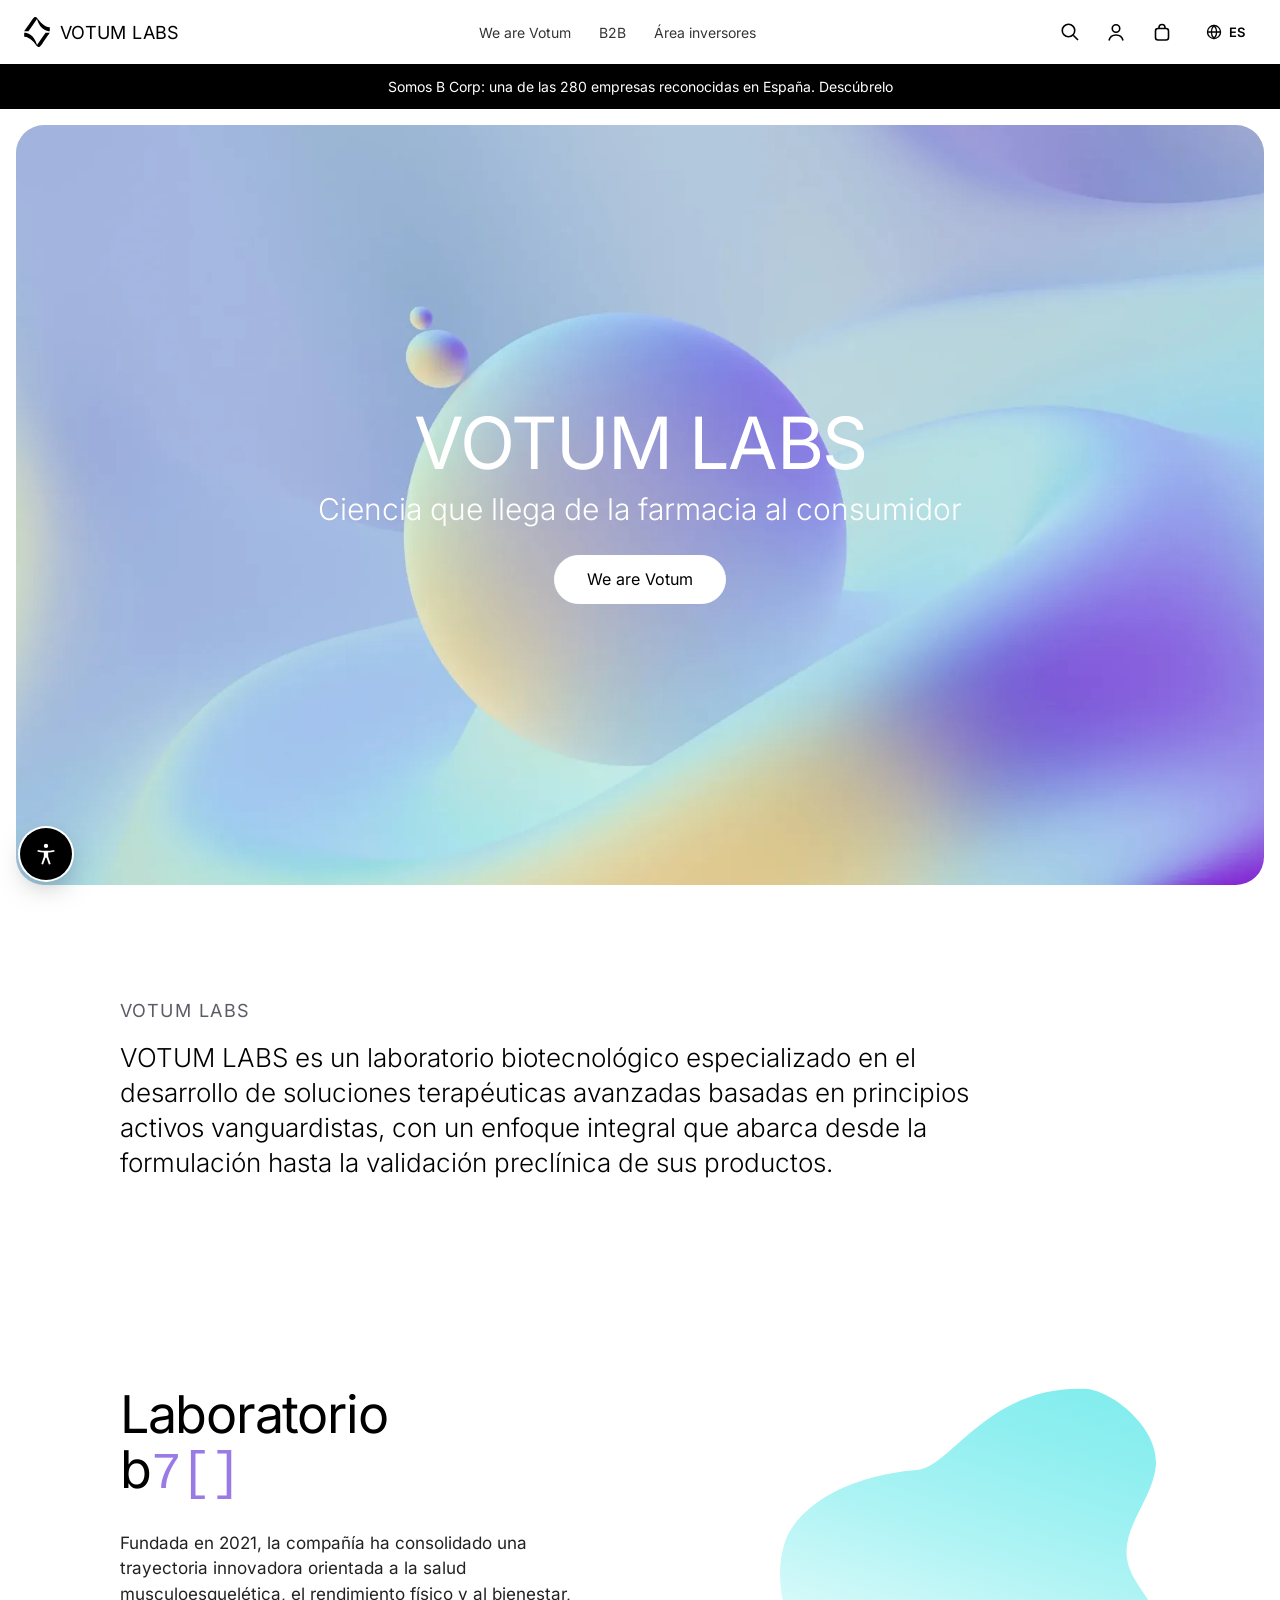
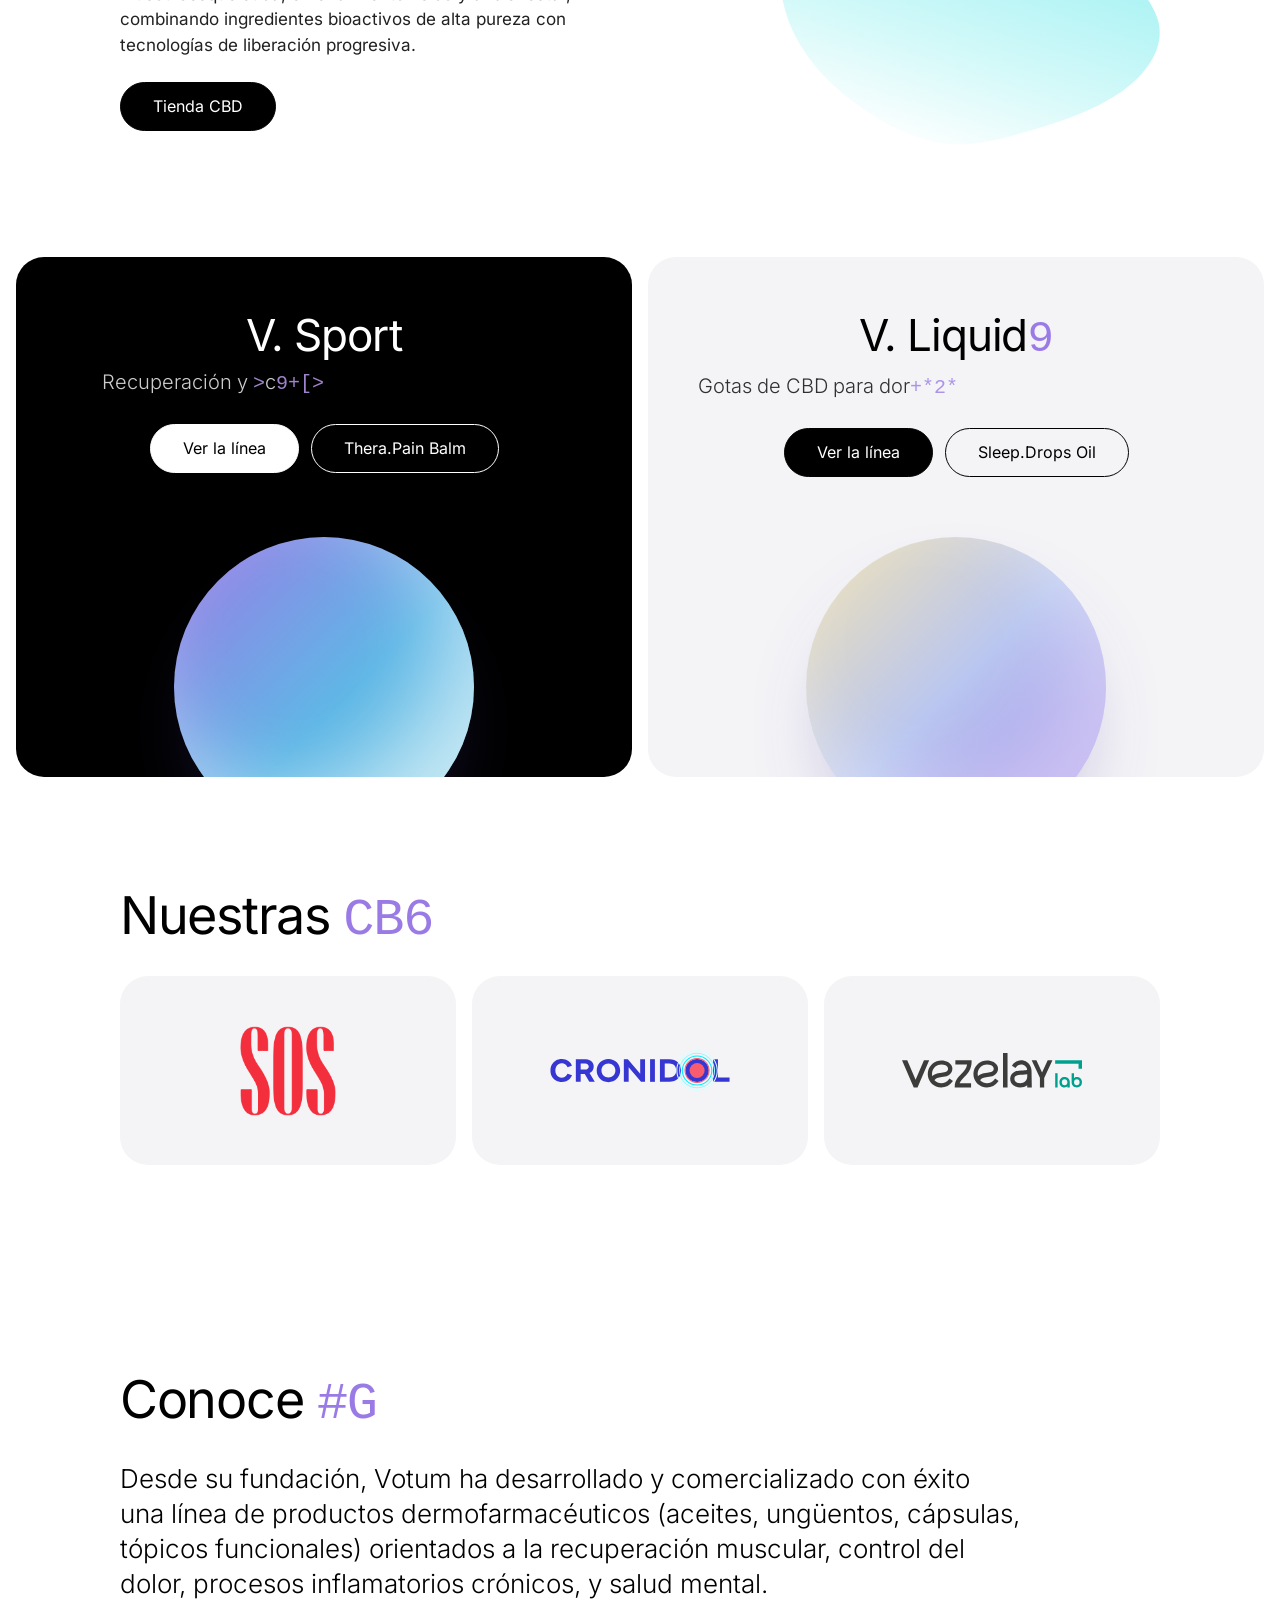
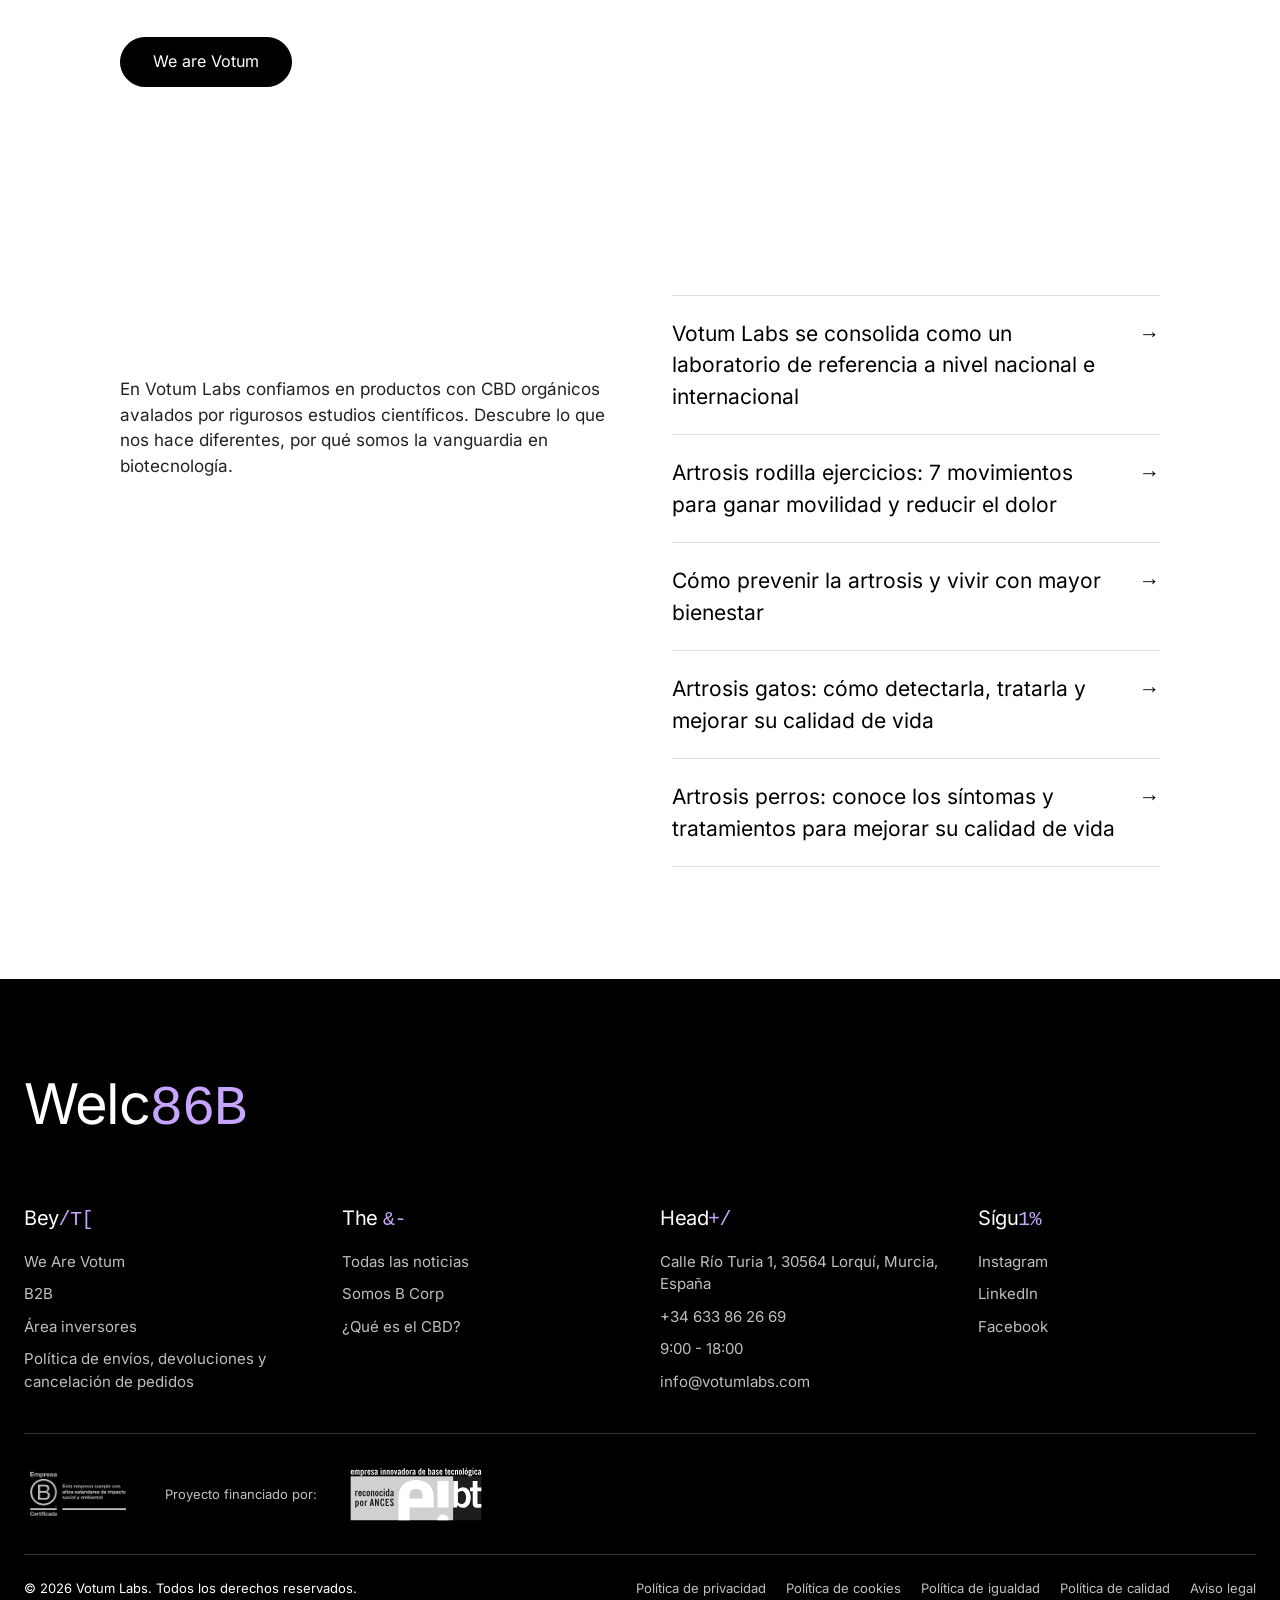
<file: docs/index.html>
<!doctype html>
<html lang="es">
<head>
	<meta charset="UTF-8">
	<meta name="viewport" content="width=device-width, initial-scale=1">
	<title>Votum Labs &#8211; Laboratorio biotecnológico</title>
	<!-- votum:meta -->
	<meta name="description" content="Laboratorio biotecnológico: soluciones dermofarmacéuticas con CBD, de la farmacia al consumidor.">
	<link rel="alternate" hreflang="es" href="https://faycal9ib.github.io/votum-web/">
	<link rel="alternate" hreflang="en" href="https://faycal9ib.github.io/votum-web/en/">
	<link rel="alternate" hreflang="x-default" href="https://faycal9ib.github.io/votum-web/">
	<meta property="og:type" content="website">
	<meta property="og:site_name" content="Votum Labs">
	<meta property="og:locale" content="es_ES">
	<meta property="og:locale:alternate" content="en_GB">
	<meta property="og:title" content="Votum Labs – Laboratorio biotecnológico">
	<meta property="og:description" content="Laboratorio biotecnológico: soluciones dermofarmacéuticas con CBD, de la farmacia al consumidor.">
	<meta property="og:url" content="https://faycal9ib.github.io/votum-web/">
	<meta property="og:image" content="https://faycal9ib.github.io/votum-web/assets/img/og-votumlabs.jpg">
	<meta property="og:image:width" content="1200">
	<meta property="og:image:height" content="630">
	<meta property="og:image:alt" content="Votum Labs, laboratorio biotecnológico: ciencia que llega de la farmacia al consumidor">
	<meta name="twitter:card" content="summary_large_image">
	<!-- /votum:meta -->
<meta name="robots" content="noindex, nofollow">
	<script>try{var p=JSON.parse(localStorage.getItem('votumA11y')||'{}'),c=document.documentElement.classList;if(p.text)c.add('a11y-text-'+p.text);['contrast','links','readable','reduce-motion'].forEach(function(k){if(p[k])c.add('a11y-'+k)})}catch(e){}</script>

<link rel='stylesheet' id='orbita-css' href='style.css?ver=2.3.4' media='all' />
<link rel='stylesheet' id='votum-brand-css' href='brand.css?ver=1.0.0' media='all' />
<link rel="icon" type="image/svg+xml" href="assets/img/votumlabs-fav.svg">
</head>
<body class="home blog wp-theme-orbita">
<a class="skip-link screen-reader-text" href="#ob-main">Saltar al contenido</a>

<header class="ob-globalnav" id="ob-globalnav">
	<nav class="ob-globalnav__inner" aria-label="Global">
		<a class="ob-globalnav__brand" href="./">
			<span class="ob-mark"><svg aria-hidden="true" focusable="false" xmlns="http://www.w3.org/2000/svg" id="Livello_2" data-name="Livello 2" viewBox="0 0 1236.66 1448.73"><g id="Livello_1-2" data-name="Livello 1"><g><path d="M515.34,1.95c-19.4,5.1-36,15.3-57,35.2-18.7,17.7-38.6,42.6-68.2,85.3-8.7,12.6-23.3,33.6-32.4,46.5C299.14,252.35.84,684.45.84,685.95c0,.7,32.9,1,101.9,1h102l206.2-293,206.2-293.1,10.2,30.8c54.5,163.9,128.4,291.8,223.5,387.2,95,95.2,206.6,151.1,328.6,164.5,18,2,55.6,3.8,56.6,2.8.5-.5.7-43.1.6-94.8l-.3-93.9-16-.7c-104.9-4.3-214.3-52.7-322-142.3-68.1-56.6-140.3-134.6-219-236.5-33.9-43.9-42.2-53.8-61.5-73-22.6-22.7-38.2-33.7-57-40.2-14.8-5.1-32.6-6.2-45.5-2.8Z"></path><path d="M.34,763.15c-.3.7-.4,43.4-.3,94.8l.3,93.5,16,.6c126.7,5.1,259.3,74.5,389.3,203.7,44.2,43.9,99.6,107.6,145.6,167.2,40.8,52.9,53.1,67.5,72,85.8,14.7,14.2,26.2,22.7,40.1,29.7,15.9,8,27.4,10.8,43,10.2,10.3-.3,13.4-.8,21.9-3.7,21.6-7.3,43.8-24.4,68.9-53,13.3-15.2,28.2-34.9,49.4-65.5,8.7-12.7,24.9-35.8,35.9-51.5,24.7-35.1,92.6-133.1,194-280,142.2-205.9,159.4-230.9,159.4-232,0-.7-31.7-1-101.9-1h-101.9l-206.2,293-206.2,293.1-11.3-33.8c-34.3-102.9-74-186.6-125-263.8-97.5-147.6-223.2-241.8-366.5-274.9-30.4-7-59.3-10.9-92.5-12.6-25-1.2-23.5-1.2-24,.2Z"></path></g></g></svg></span>			<span>Votum Labs</span>
		</a>

		<ul id="ob-menu" class="ob-menu"><li class="menu-item"><a href="https://votumlabs.com/we-are-votum/" data-vt-decode="hover">We are Votum</a></li>
<li class="menu-item"><a href="b2b.html" data-vt-decode="hover">B2B</a></li>
<li class="menu-item"><a href="inversores.html" data-vt-decode="hover">Área inversores</a></li>
</ul>
		<div class="ob-globalnav__actions">
			<button class="ob-icon-btn" type="button" data-ob-search aria-label="Buscar">
				<svg viewBox="0 0 20 20" fill="none" stroke="currentColor" stroke-width="1.6"><circle cx="8.5" cy="8.5" r="6.25"/><path d="M13.25 13.25L18 18"/></svg>
			</button>
			<a class="ob-icon-btn" href="https://votumlabs.com/account/" aria-label="Mi cuenta">
				<svg viewBox="0 0 20 20" fill="none" stroke="currentColor" stroke-width="1.6"><circle cx="10" cy="6.5" r="3.75"/><path d="M3 18.5c.8-3.6 3.6-5.5 7-5.5s6.2 1.9 7 5.5"/></svg>
			</a>
			<a class="ob-icon-btn" href="https://votumlabs.com/?page_id=18" aria-label="Tienda">
				<svg viewBox="0 0 20 20" fill="none" stroke="currentColor" stroke-width="1.6"><rect x="3.5" y="6.5" width="13" height="11.5" rx="2.5"/><path d="M7 6.5V5.5a3 3 0 016 0v1"/></svg>
			</a>
				<div class="ob-lang">
		<button class="ob-lang__toggle" type="button" aria-expanded="false" aria-controls="ob-lang-list">
			<svg viewBox="0 0 20 20" fill="none" stroke="currentColor" stroke-width="1.5" aria-hidden="true"><circle cx="10" cy="10" r="7.25"/><path d="M2.75 10h14.5M10 2.75c2 2.1 3 4.5 3 7.25s-1 5.15-3 7.25c-2-2.1-3-4.5-3-7.25s1-5.15 3-7.25z"/></svg>
			<span class="screen-reader-text">Idioma: Español</span>
			<span class="ob-lang__code" aria-hidden="true">ES</span>
		</button>
		<ul class="ob-lang__list" id="ob-lang-list" hidden>
			<li><span class="ob-lang__item is-current" aria-current="true" lang="es">Español</span></li>
			<li><a class="ob-lang__item" href="en/" lang="en" hreflang="en">English</a></li>
		</ul>
	</div>
				<button class="ob-icon-btn ob-menu-trigger" type="button" aria-expanded="false" aria-controls="ob-menu" aria-label="Menú">
				<svg viewBox="0 0 20 20" fill="none" stroke="currentColor" stroke-width="1.6"><path d="M3 7h14M3 13h14"/></svg>
			</button>
		</div>
	</nav>
	<form class="screen-reader-text" role="search" method="get" action="https://votumlabs.com/" id="ob-search">
		<label for="ob-search-input">Buscar</label>
		<input id="ob-search-input" type="search" name="s" value="">
	</form>
</header>
<div class="ob-backdrop" aria-hidden="true"></div>

	<div class="ob-ribbon">
		Somos B Corp: una de las 280 empresas reconocidas en España.		<a href="https://votumlabs.com/blog/votum-world-es-empresa-b-corp/">Descúbrelo</a>
	</div>
<main id="ob-main" class="ob-main" data-vt-trail>
		<section class="ob-section-hero theme-light has-image">
		<div class="ob-unit__copy ob-reveal">
			<h2 class="ob-unit__headline" data-vt-decode>VOTUM LABS</h2>
							<p class="ob-unit__subhead" data-vt-decode>Ciencia que llega de la farmacia al consumidor</p>
										<div class="ob-unit__ctas">
											<a class="ob-btn" href="https://votumlabs.com/we-are-votum/" aria-label="We are Votum, VOTUM LABS">We are Votum</a>
									</div>
					</div>
					<div class="ob-unit__bg" aria-hidden="true">
				<img src="assets/img/hero-october-votumlabs.webp" alt="" fetchpriority="high">			</div>
			</section>
	
	<section class="ob-block" aria-label="Votum Labs">
		<div class="ob-block__inner">
			<p class="ob-eyebrow ob-reveal" data-vt-decode>Votum Labs</p>
			<p class="ob-lead ob-reveal">
				VOTUM LABS es un laboratorio biotecnológico especializado en el desarrollo de soluciones terapéuticas avanzadas basadas en principios activos vanguardistas, con un enfoque integral que abarca desde la formulación hasta la validación preclínica de sus productos.			</p>
		</div>
	</section>

	<section class="ob-block" aria-labelledby="ob-about">
		<div class="ob-block__inner ob-split">
			<div class="ob-reveal">
				<h2 id="ob-about" data-vt-decode>Laboratorio biotecnológico</h2>
				<p>Fundada en 2021, la compañía ha consolidado una trayectoria innovadora orientada a la salud musculoesquelética, el rendimiento físico y al bienestar, combinando ingredientes bioactivos de alta pureza con tecnologías de liberación progresiva.</p>
				<a class="ob-btn" href="https://votumlabs.com/?page_id=18">Tienda CBD</a>
			</div>
			<img class="ob-shape-deco ob-reveal" src="assets/img/discover-shape.svg" alt="" loading="lazy">
		</div>
	</section>

			<section class="ob-section-promo" aria-label="Líneas de producto">
				<div class="ob-tile theme-dark">
		<div class="ob-unit__copy ob-reveal">
			<h3 class="ob-unit__headline" data-vt-decode>V. Sport</h3>
							<p class="ob-unit__subhead" data-vt-decode>Recuperación y activación muscular con CBD.</p>
										<div class="ob-unit__ctas">
											<a class="ob-btn" href="https://votumlabs.com/tienda/cbd-sport/" aria-label="Ver la línea, V. Sport">Ver la línea</a>
											<a class="ob-btn ob-btn--secondary" href="https://votumlabs.com/producto/balsamo-recuperador-cbd/" aria-label="Thera.Pain Balm, V. Sport">Thera.Pain Balm</a>
									</div>
					</div>
				<div class="ob-unit__media ob-reveal" aria-hidden="true">
							<div class="ob-shape" style="--ob-shape: linear-gradient(135deg,#9a7be6,#5fb7e6 55%,#a8e0ec)"></div>
					</div>
			</div>
		<div class="ob-tile theme-light">
		<div class="ob-unit__copy ob-reveal">
			<h3 class="ob-unit__headline" data-vt-decode>V. Liquids</h3>
							<p class="ob-unit__subhead" data-vt-decode>Gotas de CBD para dormir, concentrarte y equilibrarte.</p>
										<div class="ob-unit__ctas">
											<a class="ob-btn" href="https://votumlabs.com/tienda/cbd-para-la-ansiedad/" aria-label="Ver la línea, V. Liquids">Ver la línea</a>
											<a class="ob-btn ob-btn--secondary" href="https://votumlabs.com/producto/gotas-cbd-para-dormir/" aria-label="Sleep.Drops Oil, V. Liquids">Sleep.Drops Oil</a>
									</div>
					</div>
				<div class="ob-unit__media ob-reveal" aria-hidden="true">
							<div class="ob-shape" style="--ob-shape: linear-gradient(135deg,#f1e2b4,#b9c6f0 50%,#9a7be6)"></div>
					</div>
			</div>
			</section>
	
	<section class="ob-block" aria-labelledby="ob-brands">
		<div class="ob-block__inner">
			<h2 id="ob-brands" data-vt-decode class="ob-reveal">Nuestras Marcas</h2>
			<div class="ob-brands">
									<a class="ob-brand ob-reveal" href="https://sospets.es/">
						<img src="assets/img/SOS-LOGO-ROJO.png" alt="SOS Pets" loading="lazy">
					</a>
									<a class="ob-brand ob-reveal" href="https://www.cronidol.com/">
						<img src="assets/img/logo-cronidol.svg" alt="Cronidol" loading="lazy">
					</a>
									<a class="ob-brand ob-reveal" href="https://vezelaylab.com/">
						<img src="assets/img/vezelay-logo.svg" alt="Vezelay Lab" loading="lazy">
					</a>
							</div>
		</div>
	</section>

	<section class="ob-block" aria-labelledby="ob-meet">
		<div class="ob-block__inner ob-reveal">
			<h2 id="ob-meet" data-vt-decode>Conoce VOTUM LABS</h2>
			<p class="ob-lead">Desde su fundación, Votum ha desarrollado y comercializado con éxito una línea de productos dermofarmacéuticos (aceites, ungüentos, cápsulas, tópicos funcionales) orientados a la recuperación muscular, control del dolor, procesos inflamatorios crónicos, y salud mental.</p>
			<div class="ob-block__cta">
				<a class="ob-btn" href="https://votumlabs.com/we-are-votum/">We are Votum</a>
			</div>
		</div>
	</section>

	<section class="ob-block" aria-labelledby="ob-post">
		<div class="ob-block__inner ob-split">
			<div class="ob-reveal">
				<h2 id="ob-post" data-vt-decode>The Votum Post</h2>
				<p>En Votum Labs confiamos en productos con CBD orgánicos avalados por rigurosos estudios científicos. Descubre lo que nos hace diferentes, por qué somos la vanguardia en biotecnología.</p>
			</div>
			<ul class="ob-posts ob-reveal">
									<li><a href="https://votumlabs.com/blog/votum-labs-laboratorio-biotecnologico-farmacia/">Votum Labs se consolida como un laboratorio de referencia a nivel nacional e internacional</a></li>
									<li><a href="https://votumlabs.com/blog/artrosis-rodilla-ejercicios/">Artrosis rodilla ejercicios: 7 movimientos para ganar movilidad y reducir el dolor</a></li>
									<li><a href="https://votumlabs.com/blog/prevenir-artrosis-evitar-dolor-articular/">Cómo prevenir la artrosis y vivir con mayor bienestar</a></li>
									<li><a href="https://votumlabs.com/blog/artrosis-gatos/">Artrosis gatos: cómo detectarla, tratarla y mejorar su calidad de vida</a></li>
									<li><a href="https://votumlabs.com/blog/artrosis-perros/">Artrosis perros: conoce los síntomas y tratamientos para mejorar su calidad de vida</a></li>
							</ul>
		</div>
	</section>
</main>
<footer class="ob-footer" data-vt-trail aria-label="Pie de página">
	<div class="ob-footer__inner">
		<p class="ob-footer__title" data-vt-decode>Welcome to your new welfare</p>

		<div class="ob-directory">
							<nav aria-label="Beyond Votum">
					<h3 data-vt-decode>Beyond Votum</h3>
					<ul>
													<li><a href="https://votumlabs.com/we-are-votum/">We Are Votum</a></li>
													<li><a href="b2b.html">B2B</a></li>
													<li><a href="inversores.html">Área inversores</a></li>
													<li><a href="https://votumlabs.com/refund-policy/">Política de envíos, devoluciones y cancelación de pedidos</a></li>
											</ul>
				</nav>
							<nav aria-label="The Votum Post">
					<h3 data-vt-decode>The Votum Post</h3>
					<ul>
													<li><a href="https://votumlabs.com/the-v-w-post/">Todas las noticias</a></li>
													<li><a href="https://votumlabs.com/blog/votum-world-es-empresa-b-corp/">Somos B Corp</a></li>
													<li><a href="https://votumlabs.com/blog/que-es-cbd/">¿Qué es el CBD?</a></li>
											</ul>
				</nav>
			
			<div>
				<h3 data-vt-decode>Headquarters</h3>
				<p>Calle Río Turia 1, 30564 Lorquí, Murcia, España</p>
				<ul>
											<li><a href="https://wa.me/+34633862669">+34 633 86 26 69</a></li>
										<li>9:00 - 18:00</li>
											<li><a href="mailto:info@votumlabs.com">info@votumlabs.com</a></li>
									</ul>
			</div>

			<div>
				<h3 data-vt-decode>Síguenos</h3>
				<ul>
					<li><a href="https://www.instagram.com/votumlabs/">Instagram</a></li>
					<li><a href="https://www.linkedin.com/company/votum-labs/">LinkedIn</a></li>
					<li><a href="https://www.facebook.com/p/Votum-Labs-100083191074836/">Facebook</a></li>
				</ul>
			</div>
		</div>

		<div class="ob-footer__badges">
			<a href="https://votumlabs.com/blog/votum-world-es-empresa-b-corp/">
				<img src="assets/img/LogoESPTagESP_Estandares_Negro-1.png" class="ob-badge-bcorp" alt="Empresa B Corp certificada" loading="lazy">
			</a>
			<span>Proyecto financiado por:</span>
			<img src="assets/img/Eibt-logo-footer-1.svg" alt="EIBT" loading="lazy">
		</div>

		
		<div class="ob-footer__legal">
			<span>
				© 2026 Votum Labs. Todos los derechos reservados.			</span>
			<ul id="menu-votum-legal" class="menu"><li id="menu-item-47" class="menu-item menu-item-type-custom menu-item-object-custom menu-item-47"><a href="https://votumlabs.com/privacy-policy/">Política de privacidad</a></li>
<li id="menu-item-48" class="menu-item menu-item-type-custom menu-item-object-custom menu-item-48"><a href="https://votumlabs.com/cookies-policy/">Política de cookies</a></li>
<li id="menu-item-49" class="menu-item menu-item-type-custom menu-item-object-custom menu-item-49"><a href="https://votumlabs.com/politica-de-igualdad/">Política de igualdad</a></li>
<li id="menu-item-50" class="menu-item menu-item-type-custom menu-item-object-custom menu-item-50"><a href="https://votumlabs.com/politica-de-calidad/">Política de calidad</a></li>
<li id="menu-item-51" class="menu-item menu-item-type-custom menu-item-object-custom menu-item-51"><a href="https://votumlabs.com/aviso-legal/">Aviso legal</a></li>
</ul>		</div>
	</div>
</footer>
	<div class="ob-a11y" data-vt-no-trail>
		<button class="ob-a11y__toggle" type="button" aria-expanded="false" aria-controls="ob-a11y-panel">
			<svg viewBox="0 0 24 24" fill="currentColor" aria-hidden="true"><circle cx="12" cy="4.5" r="2"/><path d="M4.5 8.2c2.4.6 4.9.9 7.5.9s5.1-.3 7.5-.9l.5 1.6c-1.9.5-3.9.8-6 .9v3.6l2.3 6.9-1.6.6-2.2-6.3h-1l-2.2 6.3-1.6-.6L10 14.3v-3.6c-2.1-.1-4.1-.4-6-.9z"/></svg>
			<span class="screen-reader-text">Opciones de accesibilidad</span>
		</button>
		<div class="ob-a11y__panel" id="ob-a11y-panel" role="group" aria-labelledby="ob-a11y-title" hidden>
			<p class="ob-a11y__title" id="ob-a11y-title">Accesibilidad</p>
			<div class="ob-a11y__row" role="group" aria-label="Tamaño del texto">
				<span>Tamaño del texto</span>
				<div class="ob-a11y__sizes">
					<button type="button" data-a11y-text="0" aria-pressed="true" aria-label="Texto normal">A</button>
					<button type="button" data-a11y-text="1" aria-pressed="false" aria-label="Texto grande">A+</button>
					<button type="button" data-a11y-text="2" aria-pressed="false" aria-label="Texto muy grande">A++</button>
				</div>
			</div>
							<button type="button" class="ob-a11y__switch" data-a11y="contrast" aria-pressed="false">
					<span>Alto contraste</span><span class="ob-a11y__knob" aria-hidden="true"></span>
				</button>
							<button type="button" class="ob-a11y__switch" data-a11y="links" aria-pressed="false">
					<span>Subrayar enlaces</span><span class="ob-a11y__knob" aria-hidden="true"></span>
				</button>
							<button type="button" class="ob-a11y__switch" data-a11y="readable" aria-pressed="false">
					<span>Fuente legible</span><span class="ob-a11y__knob" aria-hidden="true"></span>
				</button>
							<button type="button" class="ob-a11y__switch" data-a11y="reduce-motion" aria-pressed="false">
					<span>Detener animaciones</span><span class="ob-a11y__knob" aria-hidden="true"></span>
				</button>
						<button type="button" class="ob-a11y__reset" data-a11y-reset>Restablecer</button>
		</div>
	</div>
<script data-wp-strategy="defer" defer id="orbita-js" src="assets/js/main.js?ver=2.3.4"></script>
<script data-wp-strategy="defer" defer id="orbita-effects-js" src="assets/js/effects.js?ver=2.3.4"></script>
<script data-wp-strategy="defer" defer id="orbita-a11y-js" src="assets/js/a11y.js?ver=2.3.4"></script>
</body>
</html>
</file>
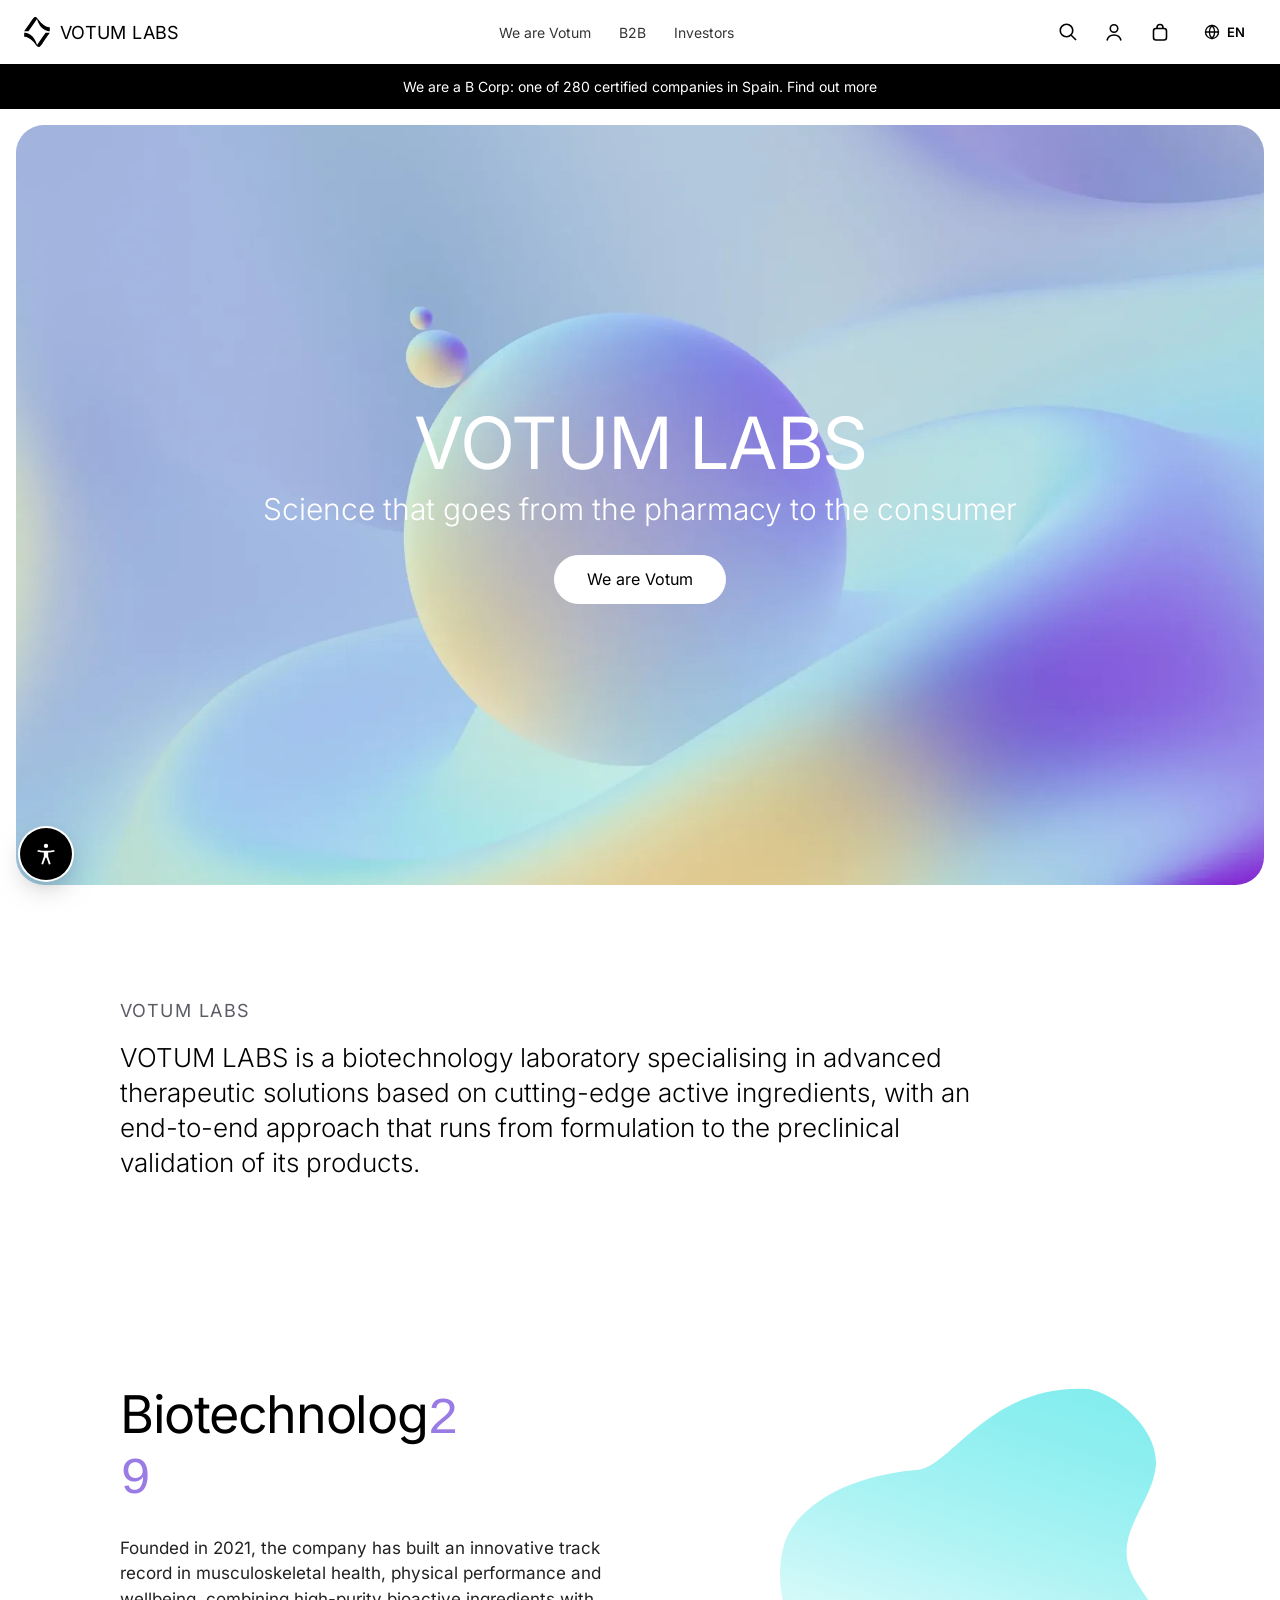
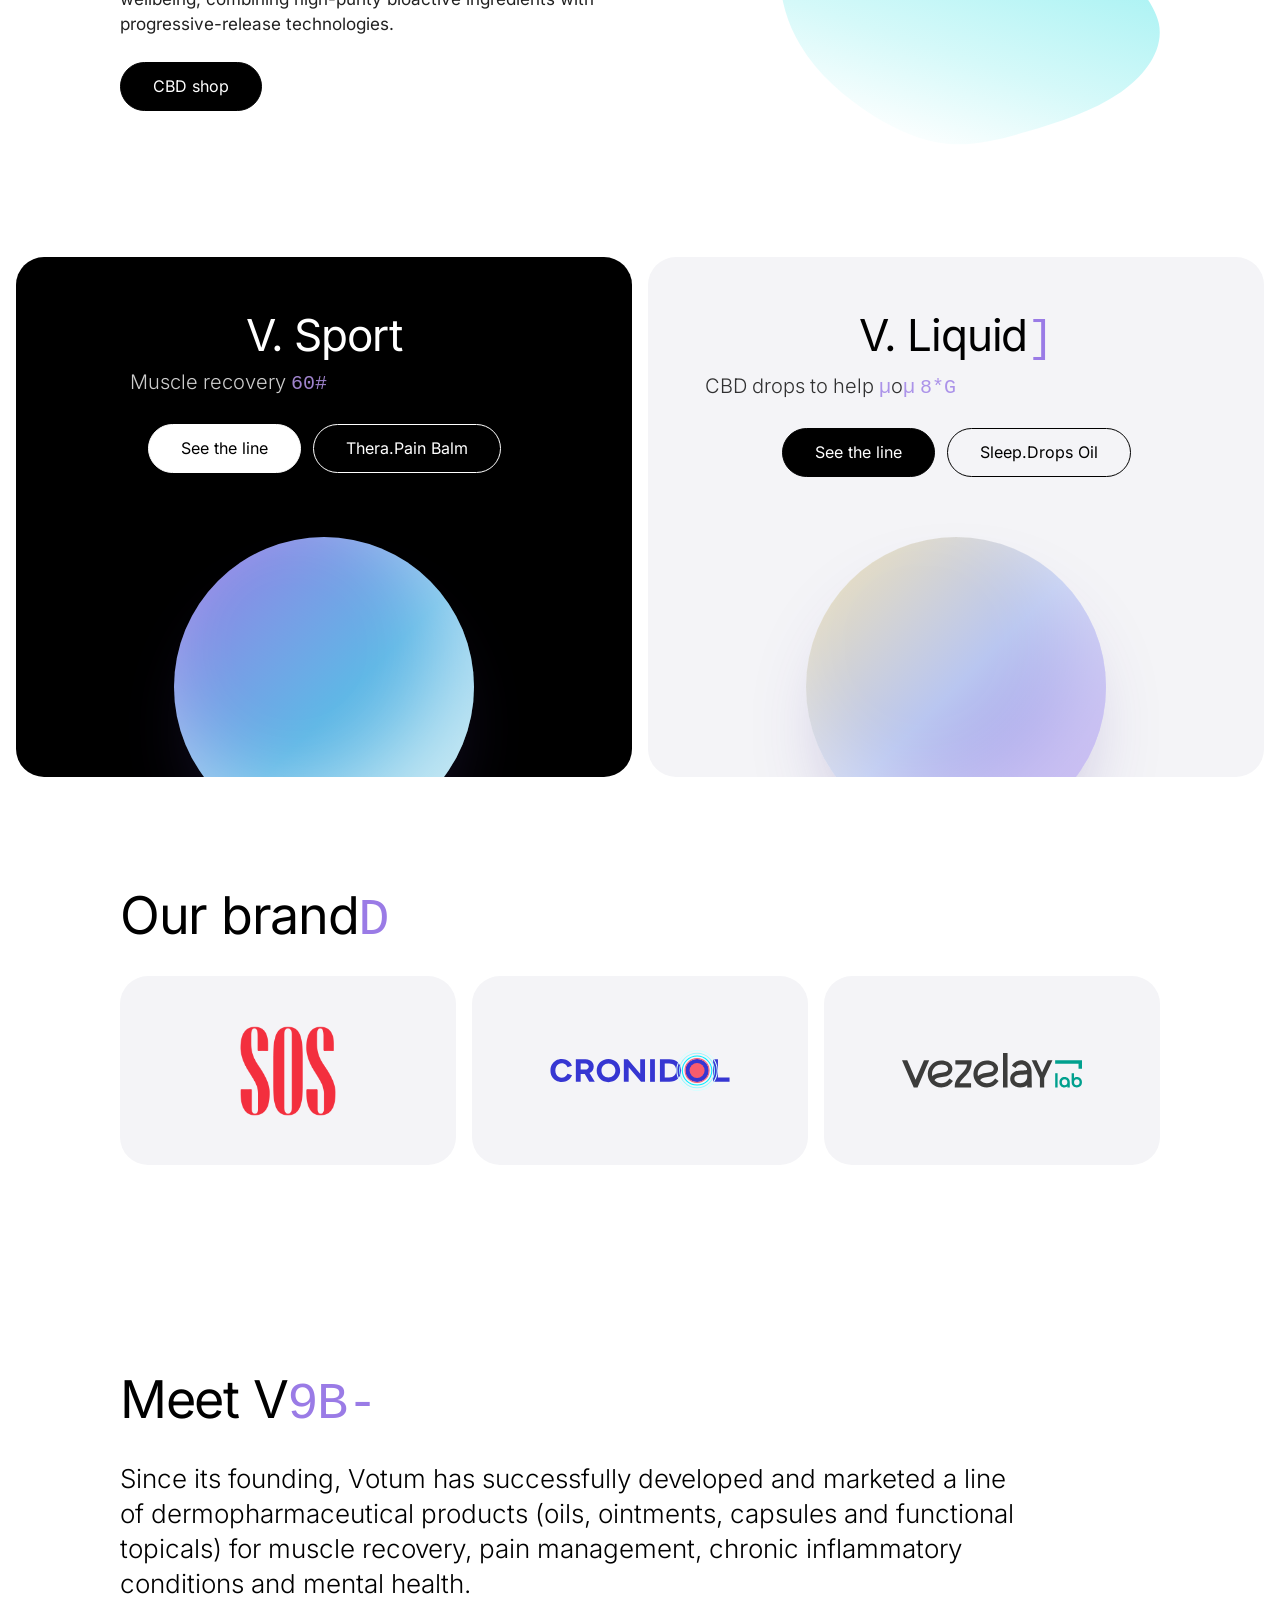
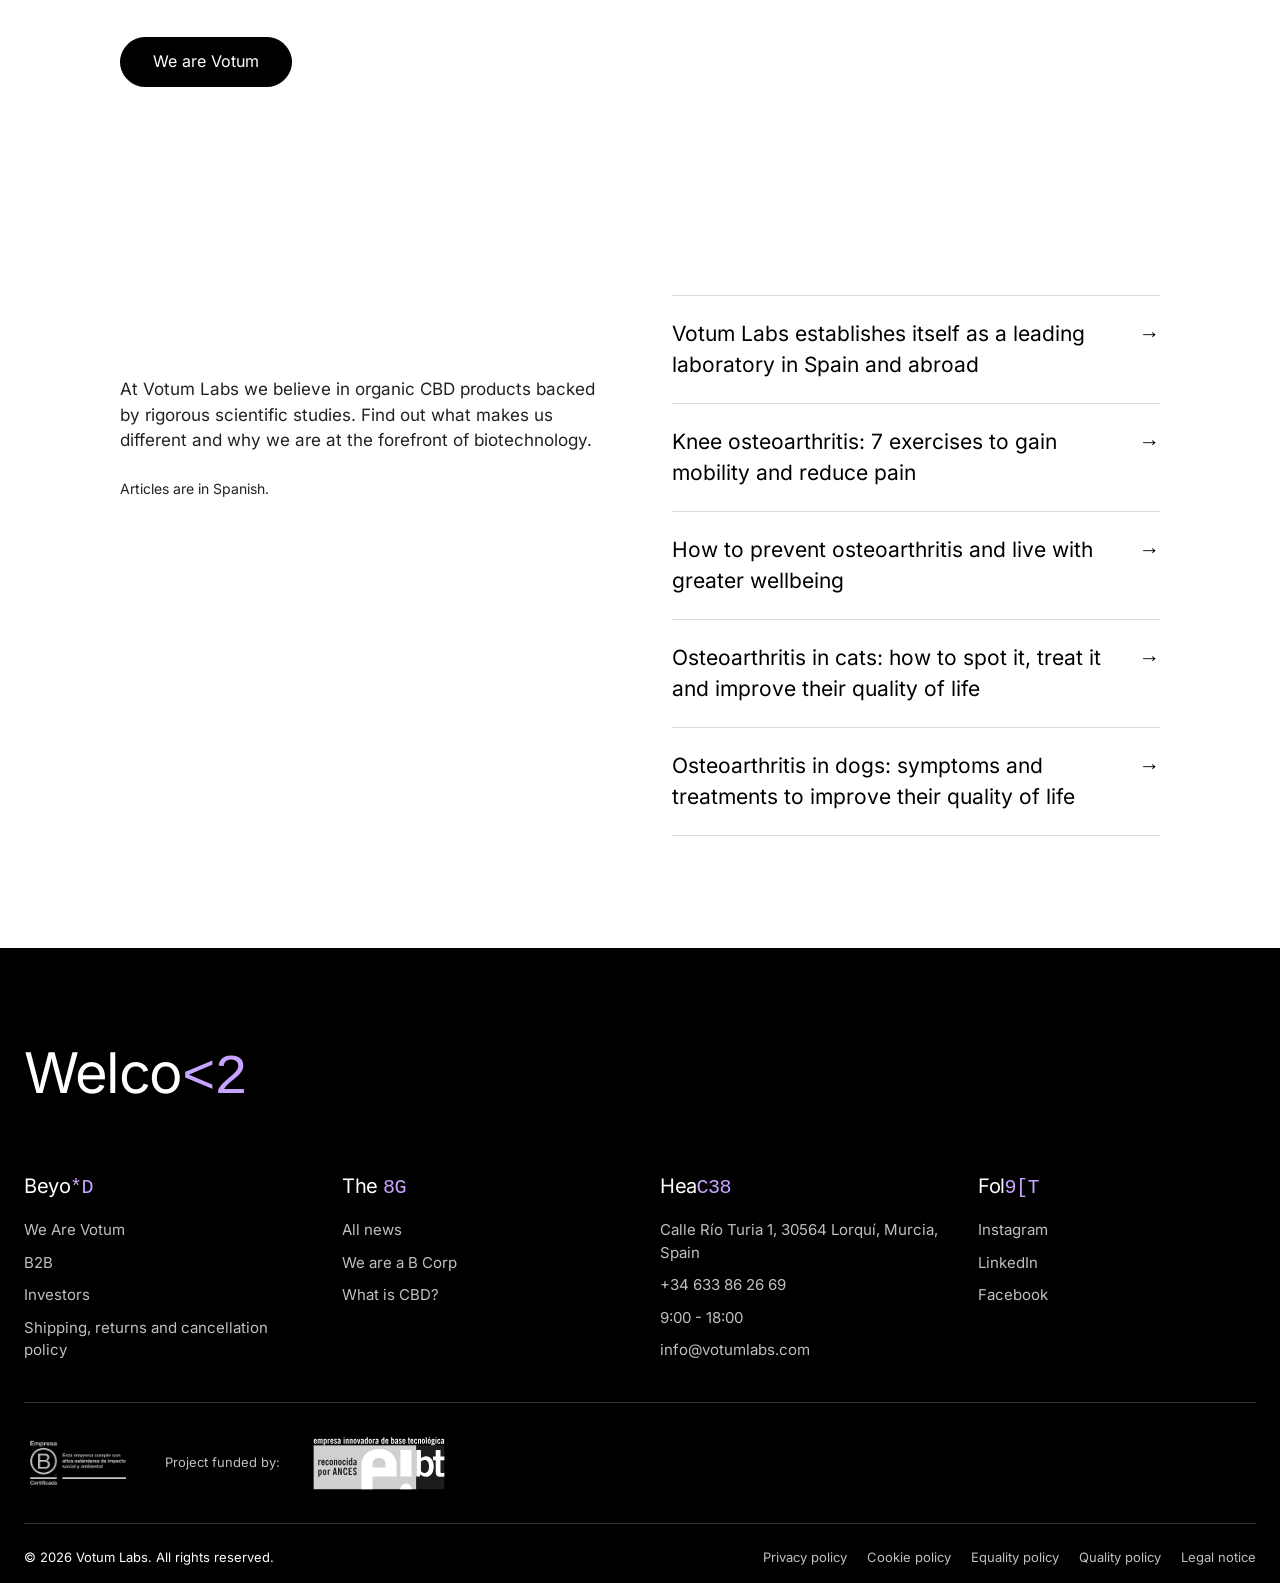
<file: docs/en/index.html>
<!doctype html>
<html lang="en">
<head>
	<meta charset="UTF-8">
	<meta name="viewport" content="width=device-width, initial-scale=1">
	<title>Votum Labs &#8211; Biotechnology laboratory</title>
	<!-- votum:meta -->
	<meta name="description" content="Biotechnology laboratory: dermopharmaceutical CBD solutions, from the pharmacy to the consumer.">
	<link rel="alternate" hreflang="es" href="https://faycal9ib.github.io/votum-web/">
	<link rel="alternate" hreflang="en" href="https://faycal9ib.github.io/votum-web/en/">
	<link rel="alternate" hreflang="x-default" href="https://faycal9ib.github.io/votum-web/">
	<meta property="og:type" content="website">
	<meta property="og:site_name" content="Votum Labs">
	<meta property="og:locale" content="en_GB">
	<meta property="og:locale:alternate" content="es_ES">
	<meta property="og:title" content="Votum Labs – Biotechnology laboratory">
	<meta property="og:description" content="Biotechnology laboratory: dermopharmaceutical CBD solutions, from the pharmacy to the consumer.">
	<meta property="og:url" content="https://faycal9ib.github.io/votum-web/en/">
	<meta property="og:image" content="https://faycal9ib.github.io/votum-web/assets/img/og-votumlabs.jpg">
	<meta property="og:image:width" content="1200">
	<meta property="og:image:height" content="630">
	<meta property="og:image:alt" content="Votum Labs, biotechnology laboratory: science that goes from the pharmacy to the consumer">
	<meta name="twitter:card" content="summary_large_image">
	<!-- /votum:meta -->
<meta name="robots" content="noindex, nofollow">
	<script>try{var p=JSON.parse(localStorage.getItem('votumA11y')||'{}'),c=document.documentElement.classList;if(p.text)c.add('a11y-text-'+p.text);['contrast','links','readable','reduce-motion'].forEach(function(k){if(p[k])c.add('a11y-'+k)})}catch(e){}</script>

<link rel='stylesheet' id='orbita-css' href='../style.css?ver=2.3.4' media='all' />
<link rel='stylesheet' id='votum-brand-css' href='../brand.css?ver=1.0.0' media='all' />
<link rel="icon" type="image/svg+xml" href="../assets/img/votumlabs-fav.svg">
</head>
<body class="home blog wp-theme-orbita">
<a class="skip-link screen-reader-text" href="#ob-main">Skip to content</a>

<header class="ob-globalnav" id="ob-globalnav">
	<nav class="ob-globalnav__inner" aria-label="Global">
		<a class="ob-globalnav__brand" href="./">
			<span class="ob-mark"><svg aria-hidden="true" focusable="false" xmlns="http://www.w3.org/2000/svg" id="Livello_2" data-name="Livello 2" viewBox="0 0 1236.66 1448.73"><g id="Livello_1-2" data-name="Livello 1"><g><path d="M515.34,1.95c-19.4,5.1-36,15.3-57,35.2-18.7,17.7-38.6,42.6-68.2,85.3-8.7,12.6-23.3,33.6-32.4,46.5C299.14,252.35.84,684.45.84,685.95c0,.7,32.9,1,101.9,1h102l206.2-293,206.2-293.1,10.2,30.8c54.5,163.9,128.4,291.8,223.5,387.2,95,95.2,206.6,151.1,328.6,164.5,18,2,55.6,3.8,56.6,2.8.5-.5.7-43.1.6-94.8l-.3-93.9-16-.7c-104.9-4.3-214.3-52.7-322-142.3-68.1-56.6-140.3-134.6-219-236.5-33.9-43.9-42.2-53.8-61.5-73-22.6-22.7-38.2-33.7-57-40.2-14.8-5.1-32.6-6.2-45.5-2.8Z"></path><path d="M.34,763.15c-.3.7-.4,43.4-.3,94.8l.3,93.5,16,.6c126.7,5.1,259.3,74.5,389.3,203.7,44.2,43.9,99.6,107.6,145.6,167.2,40.8,52.9,53.1,67.5,72,85.8,14.7,14.2,26.2,22.7,40.1,29.7,15.9,8,27.4,10.8,43,10.2,10.3-.3,13.4-.8,21.9-3.7,21.6-7.3,43.8-24.4,68.9-53,13.3-15.2,28.2-34.9,49.4-65.5,8.7-12.7,24.9-35.8,35.9-51.5,24.7-35.1,92.6-133.1,194-280,142.2-205.9,159.4-230.9,159.4-232,0-.7-31.7-1-101.9-1h-101.9l-206.2,293-206.2,293.1-11.3-33.8c-34.3-102.9-74-186.6-125-263.8-97.5-147.6-223.2-241.8-366.5-274.9-30.4-7-59.3-10.9-92.5-12.6-25-1.2-23.5-1.2-24,.2Z"></path></g></g></svg></span>			<span>Votum Labs</span>
		</a>

		<ul id="ob-menu" class="ob-menu"><li class="menu-item"><a href="https://votumlabs.com/we-are-votum/" data-vt-decode="hover">We are Votum</a></li>
<li class="menu-item"><a href="b2b.html" data-vt-decode="hover">B2B</a></li>
<li class="menu-item"><a href="investors.html" data-vt-decode="hover">Investors</a></li>
</ul>
		<div class="ob-globalnav__actions">
			<button class="ob-icon-btn" type="button" data-ob-search aria-label="Search">
				<svg viewBox="0 0 20 20" fill="none" stroke="currentColor" stroke-width="1.6"><circle cx="8.5" cy="8.5" r="6.25"/><path d="M13.25 13.25L18 18"/></svg>
			</button>
			<a class="ob-icon-btn" href="https://votumlabs.com/account/" aria-label="My account">
				<svg viewBox="0 0 20 20" fill="none" stroke="currentColor" stroke-width="1.6"><circle cx="10" cy="6.5" r="3.75"/><path d="M3 18.5c.8-3.6 3.6-5.5 7-5.5s6.2 1.9 7 5.5"/></svg>
			</a>
			<a class="ob-icon-btn" href="https://votumlabs.com/?page_id=18" aria-label="Shop">
				<svg viewBox="0 0 20 20" fill="none" stroke="currentColor" stroke-width="1.6"><rect x="3.5" y="6.5" width="13" height="11.5" rx="2.5"/><path d="M7 6.5V5.5a3 3 0 016 0v1"/></svg>
			</a>
				<div class="ob-lang">
		<button class="ob-lang__toggle" type="button" aria-expanded="false" aria-controls="ob-lang-list">
			<svg viewBox="0 0 20 20" fill="none" stroke="currentColor" stroke-width="1.5" aria-hidden="true"><circle cx="10" cy="10" r="7.25"/><path d="M2.75 10h14.5M10 2.75c2 2.1 3 4.5 3 7.25s-1 5.15-3 7.25c-2-2.1-3-4.5-3-7.25s1-5.15 3-7.25z"/></svg>
			<span class="screen-reader-text">Language: English</span>
			<span class="ob-lang__code" aria-hidden="true">EN</span>
		</button>
		<ul class="ob-lang__list" id="ob-lang-list" hidden>
			<li><a class="ob-lang__item" href="../" lang="es" hreflang="es">Español</a></li>
			<li><span class="ob-lang__item is-current" aria-current="true" lang="en">English</span></li>
		</ul>
	</div>
				<button class="ob-icon-btn ob-menu-trigger" type="button" aria-expanded="false" aria-controls="ob-menu" aria-label="Menu">
				<svg viewBox="0 0 20 20" fill="none" stroke="currentColor" stroke-width="1.6"><path d="M3 7h14M3 13h14"/></svg>
			</button>
		</div>
	</nav>
	<form class="screen-reader-text" role="search" method="get" action="https://votumlabs.com/" id="ob-search">
		<label for="ob-search-input">Search</label>
		<input id="ob-search-input" type="search" name="s" value="">
	</form>
</header>
<div class="ob-backdrop" aria-hidden="true"></div>

	<div class="ob-ribbon">
		We are a B Corp: one of 280 certified companies in Spain.		<a href="https://votumlabs.com/blog/votum-world-es-empresa-b-corp/">Find out more</a>
	</div>
<main id="ob-main" class="ob-main" data-vt-trail>
	<section class="ob-section-hero theme-light has-image">
		<div class="ob-unit__copy ob-reveal">
			<h2 class="ob-unit__headline" data-vt-decode>VOTUM LABS</h2>
			<p class="ob-unit__subhead" data-vt-decode>Science that goes from the pharmacy to the consumer</p>
			<div class="ob-unit__ctas">
				<a class="ob-btn" href="https://votumlabs.com/we-are-votum/" aria-label="We are Votum, VOTUM LABS">We are Votum</a>
			</div>
		</div>
		<div class="ob-unit__bg" aria-hidden="true">
			<img src="../assets/img/hero-october-votumlabs.webp" alt="" fetchpriority="high">
		</div>
	</section>

	<section class="ob-block" aria-label="Votum Labs">
		<div class="ob-block__inner">
			<p class="ob-eyebrow ob-reveal" data-vt-decode>Votum Labs</p>
			<p class="ob-lead ob-reveal">VOTUM LABS is a biotechnology laboratory specialising in advanced therapeutic solutions based on cutting-edge active ingredients, with an end-to-end approach that runs from formulation to the preclinical validation of its products.</p>
		</div>
	</section>

	<section class="ob-block" aria-labelledby="ob-about">
		<div class="ob-block__inner ob-split">
			<div class="ob-reveal">
				<h2 id="ob-about" data-vt-decode>Biotechnology laboratory</h2>
				<p>Founded in 2021, the company has built an innovative track record in musculoskeletal health, physical performance and wellbeing, combining high-purity bioactive ingredients with progressive-release technologies.</p>
				<a class="ob-btn" href="https://votumlabs.com/?page_id=18">CBD shop</a>
			</div>
			<img class="ob-shape-deco ob-reveal" src="../assets/img/discover-shape.svg" alt="" loading="lazy">
		</div>
	</section>

	<section class="ob-section-promo" aria-label="Product lines">
		<div class="ob-tile theme-dark">
			<div class="ob-unit__copy ob-reveal">
				<h3 class="ob-unit__headline" data-vt-decode>V. Sport</h3>
				<p class="ob-unit__subhead" data-vt-decode>Muscle recovery and activation with CBD.</p>
				<div class="ob-unit__ctas">
					<a class="ob-btn" href="https://votumlabs.com/tienda/cbd-sport/" aria-label="See the line, V. Sport">See the line</a>
					<a class="ob-btn ob-btn--secondary" href="https://votumlabs.com/producto/balsamo-recuperador-cbd/" aria-label="Thera.Pain Balm, V. Sport">Thera.Pain Balm</a>
				</div>
			</div>
			<div class="ob-unit__media ob-reveal" aria-hidden="true">
				<div class="ob-shape" style="--ob-shape: linear-gradient(135deg,#9a7be6,#5fb7e6 55%,#a8e0ec)"></div>
			</div>
		</div>
		<div class="ob-tile theme-light">
			<div class="ob-unit__copy ob-reveal">
				<h3 class="ob-unit__headline" data-vt-decode>V. Liquids</h3>
				<p class="ob-unit__subhead" data-vt-decode>CBD drops to help you sleep, focus and find balance.</p>
				<div class="ob-unit__ctas">
					<a class="ob-btn" href="https://votumlabs.com/tienda/cbd-para-la-ansiedad/" aria-label="See the line, V. Liquids">See the line</a>
					<a class="ob-btn ob-btn--secondary" href="https://votumlabs.com/producto/gotas-cbd-para-dormir/" aria-label="Sleep.Drops Oil, V. Liquids">Sleep.Drops Oil</a>
				</div>
			</div>
			<div class="ob-unit__media ob-reveal" aria-hidden="true">
				<div class="ob-shape" style="--ob-shape: linear-gradient(135deg,#f1e2b4,#b9c6f0 50%,#9a7be6)"></div>
			</div>
		</div>
	</section>

	<section class="ob-block" aria-labelledby="ob-brands">
		<div class="ob-block__inner">
			<h2 id="ob-brands" data-vt-decode class="ob-reveal">Our brands</h2>
			<div class="ob-brands">
				<a class="ob-brand ob-reveal" href="https://sospets.es/">
					<img src="../assets/img/SOS-LOGO-ROJO.png" alt="SOS Pets" loading="lazy">
				</a>
				<a class="ob-brand ob-reveal" href="https://www.cronidol.com/">
					<img src="../assets/img/logo-cronidol.svg" alt="Cronidol" loading="lazy">
				</a>
				<a class="ob-brand ob-reveal" href="https://vezelaylab.com/">
					<img src="../assets/img/vezelay-logo.svg" alt="Vezelay Lab" loading="lazy">
				</a>
			</div>
		</div>
	</section>

	<section class="ob-block" aria-labelledby="ob-meet">
		<div class="ob-block__inner ob-reveal">
			<h2 id="ob-meet" data-vt-decode>Meet VOTUM LABS</h2>
			<p class="ob-lead">Since its founding, Votum has successfully developed and marketed a line of dermopharmaceutical products (oils, ointments, capsules and functional topicals) for muscle recovery, pain management, chronic inflammatory conditions and mental health.</p>
			<div class="ob-block__cta">
				<a class="ob-btn" href="https://votumlabs.com/we-are-votum/">We are Votum</a>
			</div>
		</div>
	</section>

	<section class="ob-block" aria-labelledby="ob-post">
		<div class="ob-block__inner ob-split">
			<div class="ob-reveal">
				<h2 id="ob-post" data-vt-decode>The Votum Post</h2>
				<p>At Votum Labs we believe in organic CBD products backed by rigorous scientific studies. Find out what makes us different and why we are at the forefront of biotechnology.</p>
				<p class="vt-lang-note">Articles are in Spanish.</p>
			</div>
			<ul class="ob-posts ob-reveal">
				<li><a href="https://votumlabs.com/blog/votum-labs-laboratorio-biotecnologico-farmacia/" hreflang="es">Votum Labs establishes itself as a leading laboratory in Spain and abroad</a></li>
				<li><a href="https://votumlabs.com/blog/artrosis-rodilla-ejercicios/" hreflang="es">Knee osteoarthritis: 7 exercises to gain mobility and reduce pain</a></li>
				<li><a href="https://votumlabs.com/blog/prevenir-artrosis-evitar-dolor-articular/" hreflang="es">How to prevent osteoarthritis and live with greater wellbeing</a></li>
				<li><a href="https://votumlabs.com/blog/artrosis-gatos/" hreflang="es">Osteoarthritis in cats: how to spot it, treat it and improve their quality of life</a></li>
				<li><a href="https://votumlabs.com/blog/artrosis-perros/" hreflang="es">Osteoarthritis in dogs: symptoms and treatments to improve their quality of life</a></li>
			</ul>
		</div>
	</section>
</main>
<footer class="ob-footer" data-vt-trail aria-label="Footer">
	<div class="ob-footer__inner">
		<p class="ob-footer__title" data-vt-decode>Welcome to your new welfare</p>

		<div class="ob-directory">
							<nav aria-label="Beyond Votum">
					<h3 data-vt-decode>Beyond Votum</h3>
					<ul>
													<li><a href="https://votumlabs.com/we-are-votum/">We Are Votum</a></li>
													<li><a href="b2b.html">B2B</a></li>
													<li><a href="investors.html">Investors</a></li>
													<li><a href="https://votumlabs.com/refund-policy/">Shipping, returns and cancellation policy</a></li>
											</ul>
				</nav>
							<nav aria-label="The Votum Post">
					<h3 data-vt-decode>The Votum Post</h3>
					<ul>
													<li><a href="https://votumlabs.com/the-v-w-post/">All news</a></li>
													<li><a href="https://votumlabs.com/blog/votum-world-es-empresa-b-corp/">We are a B Corp</a></li>
													<li><a href="https://votumlabs.com/blog/que-es-cbd/">What is CBD?</a></li>
											</ul>
				</nav>
			
			<div>
				<h3 data-vt-decode>Headquarters</h3>
				<p>Calle Río Turia 1, 30564 Lorquí, Murcia, Spain</p>
				<ul>
											<li><a href="https://wa.me/+34633862669">+34 633 86 26 69</a></li>
										<li>9:00 - 18:00</li>
											<li><a href="mailto:info@votumlabs.com">info@votumlabs.com</a></li>
									</ul>
			</div>

			<div>
				<h3 data-vt-decode>Follow us</h3>
				<ul>
					<li><a href="https://www.instagram.com/votumlabs/">Instagram</a></li>
					<li><a href="https://www.linkedin.com/company/votum-labs/">LinkedIn</a></li>
					<li><a href="https://www.facebook.com/p/Votum-Labs-100083191074836/">Facebook</a></li>
				</ul>
			</div>
		</div>

		<div class="ob-footer__badges">
			<a href="https://votumlabs.com/blog/votum-world-es-empresa-b-corp/">
				<img src="../assets/img/LogoESPTagESP_Estandares_Negro-1.png" class="ob-badge-bcorp" alt="Certified B Corporation" loading="lazy">
			</a>
			<span>Project funded by:</span>
			<img src="../assets/img/Eibt-logo-footer-1.svg" alt="EIBT" loading="lazy">
		</div>

		
		<div class="ob-footer__legal">
			<span>
				© 2026 Votum Labs. All rights reserved.			</span>
			<ul id="menu-votum-legal" class="menu"><li id="menu-item-47" class="menu-item menu-item-type-custom menu-item-object-custom menu-item-47"><a href="https://votumlabs.com/privacy-policy/">Privacy policy</a></li>
<li id="menu-item-48" class="menu-item menu-item-type-custom menu-item-object-custom menu-item-48"><a href="https://votumlabs.com/cookies-policy/">Cookie policy</a></li>
<li id="menu-item-49" class="menu-item menu-item-type-custom menu-item-object-custom menu-item-49"><a href="https://votumlabs.com/politica-de-igualdad/">Equality policy</a></li>
<li id="menu-item-50" class="menu-item menu-item-type-custom menu-item-object-custom menu-item-50"><a href="https://votumlabs.com/politica-de-calidad/">Quality policy</a></li>
<li id="menu-item-51" class="menu-item menu-item-type-custom menu-item-object-custom menu-item-51"><a href="https://votumlabs.com/aviso-legal/">Legal notice</a></li>
</ul>		</div>
	</div>
</footer>
	<div class="ob-a11y" data-vt-no-trail>
		<button class="ob-a11y__toggle" type="button" aria-expanded="false" aria-controls="ob-a11y-panel">
			<svg viewBox="0 0 24 24" fill="currentColor" aria-hidden="true"><circle cx="12" cy="4.5" r="2"/><path d="M4.5 8.2c2.4.6 4.9.9 7.5.9s5.1-.3 7.5-.9l.5 1.6c-1.9.5-3.9.8-6 .9v3.6l2.3 6.9-1.6.6-2.2-6.3h-1l-2.2 6.3-1.6-.6L10 14.3v-3.6c-2.1-.1-4.1-.4-6-.9z"/></svg>
			<span class="screen-reader-text">Accessibility options</span>
		</button>
		<div class="ob-a11y__panel" id="ob-a11y-panel" role="group" aria-labelledby="ob-a11y-title" hidden>
			<p class="ob-a11y__title" id="ob-a11y-title">Accessibility</p>
			<div class="ob-a11y__row" role="group" aria-label="Text size">
				<span>Text size</span>
				<div class="ob-a11y__sizes">
					<button type="button" data-a11y-text="0" aria-pressed="true" aria-label="Normal text">A</button>
					<button type="button" data-a11y-text="1" aria-pressed="false" aria-label="Large text">A+</button>
					<button type="button" data-a11y-text="2" aria-pressed="false" aria-label="Extra large text">A++</button>
				</div>
			</div>
							<button type="button" class="ob-a11y__switch" data-a11y="contrast" aria-pressed="false">
					<span>High contrast</span><span class="ob-a11y__knob" aria-hidden="true"></span>
				</button>
							<button type="button" class="ob-a11y__switch" data-a11y="links" aria-pressed="false">
					<span>Underline links</span><span class="ob-a11y__knob" aria-hidden="true"></span>
				</button>
							<button type="button" class="ob-a11y__switch" data-a11y="readable" aria-pressed="false">
					<span>Readable font</span><span class="ob-a11y__knob" aria-hidden="true"></span>
				</button>
							<button type="button" class="ob-a11y__switch" data-a11y="reduce-motion" aria-pressed="false">
					<span>Stop animations</span><span class="ob-a11y__knob" aria-hidden="true"></span>
				</button>
						<button type="button" class="ob-a11y__reset" data-a11y-reset>Reset</button>
		</div>
	</div>
<script data-wp-strategy="defer" defer id="orbita-js" src="../assets/js/main.js?ver=2.3.4"></script>
<script data-wp-strategy="defer" defer id="orbita-effects-js" src="../assets/js/effects.js?ver=2.3.4"></script>
<script data-wp-strategy="defer" defer id="orbita-a11y-js" src="../assets/js/a11y.js?ver=2.3.4"></script>
</body>
</html>
</file>
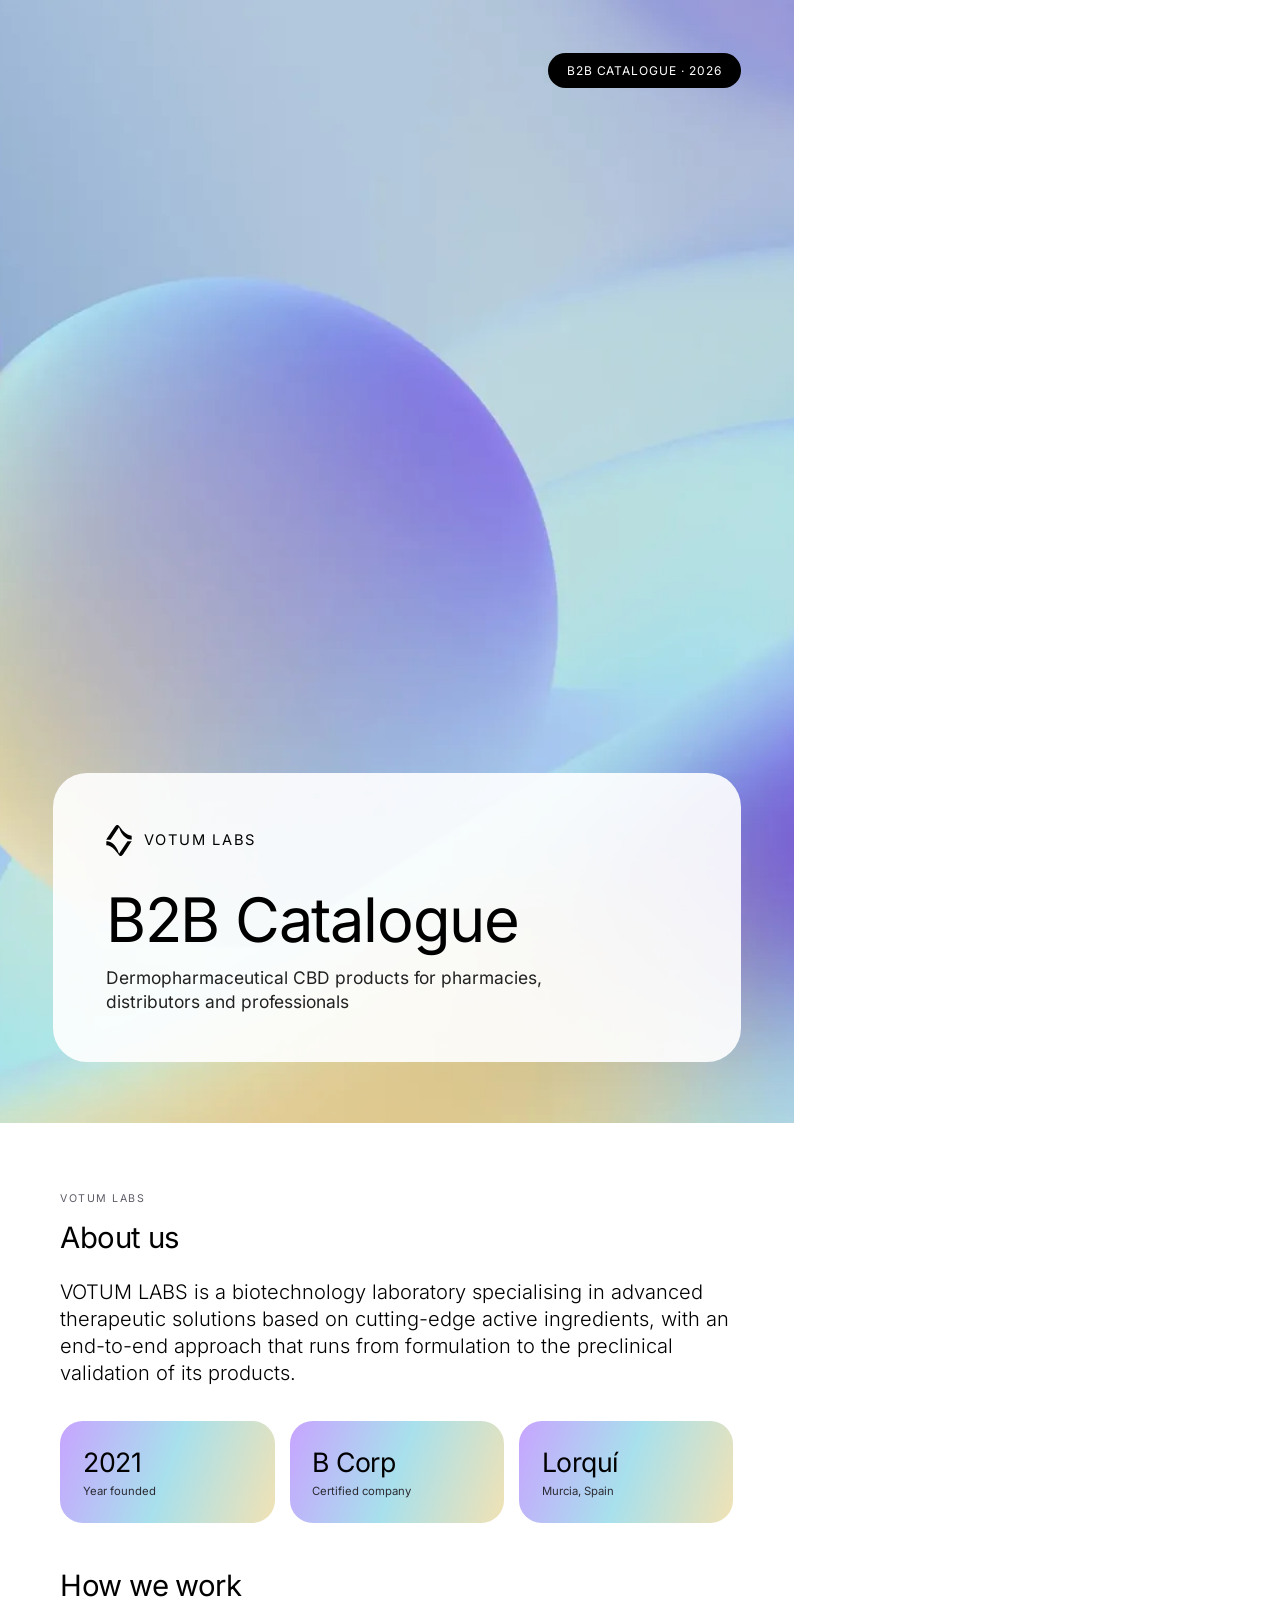
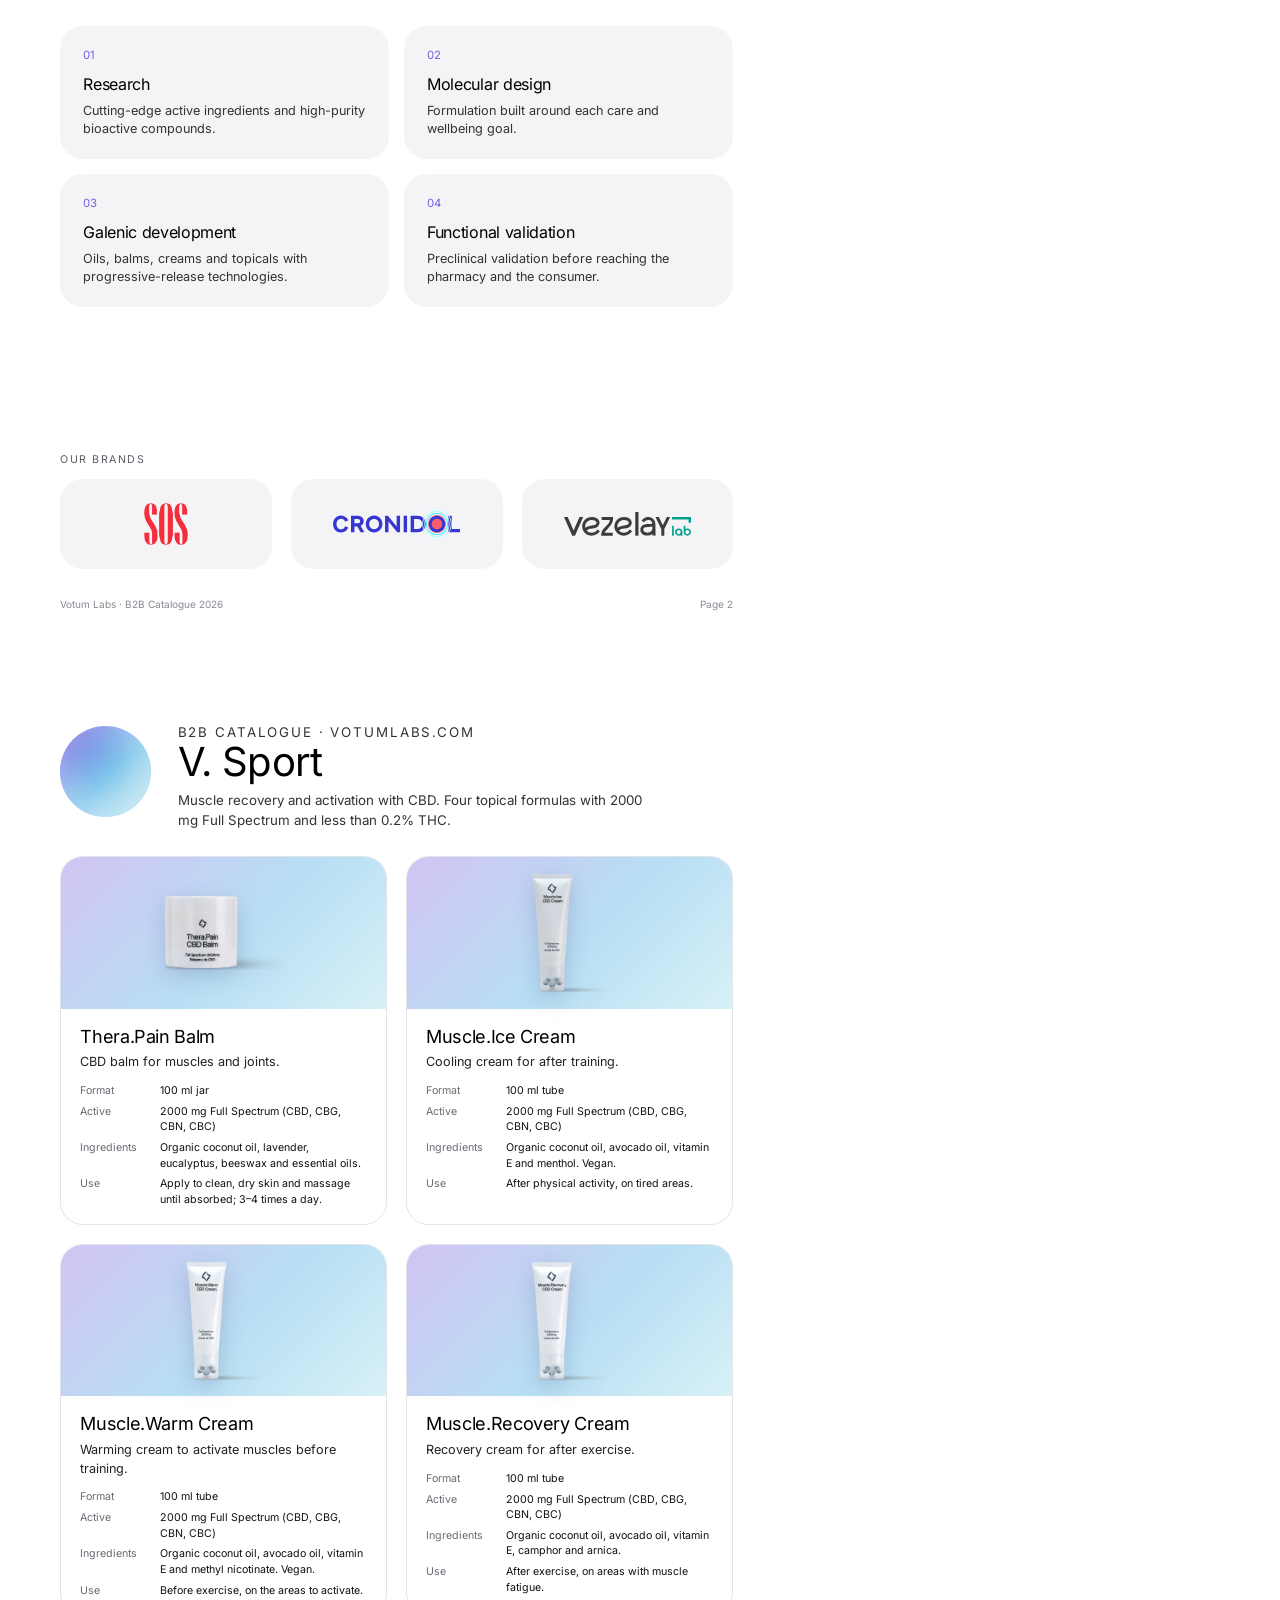
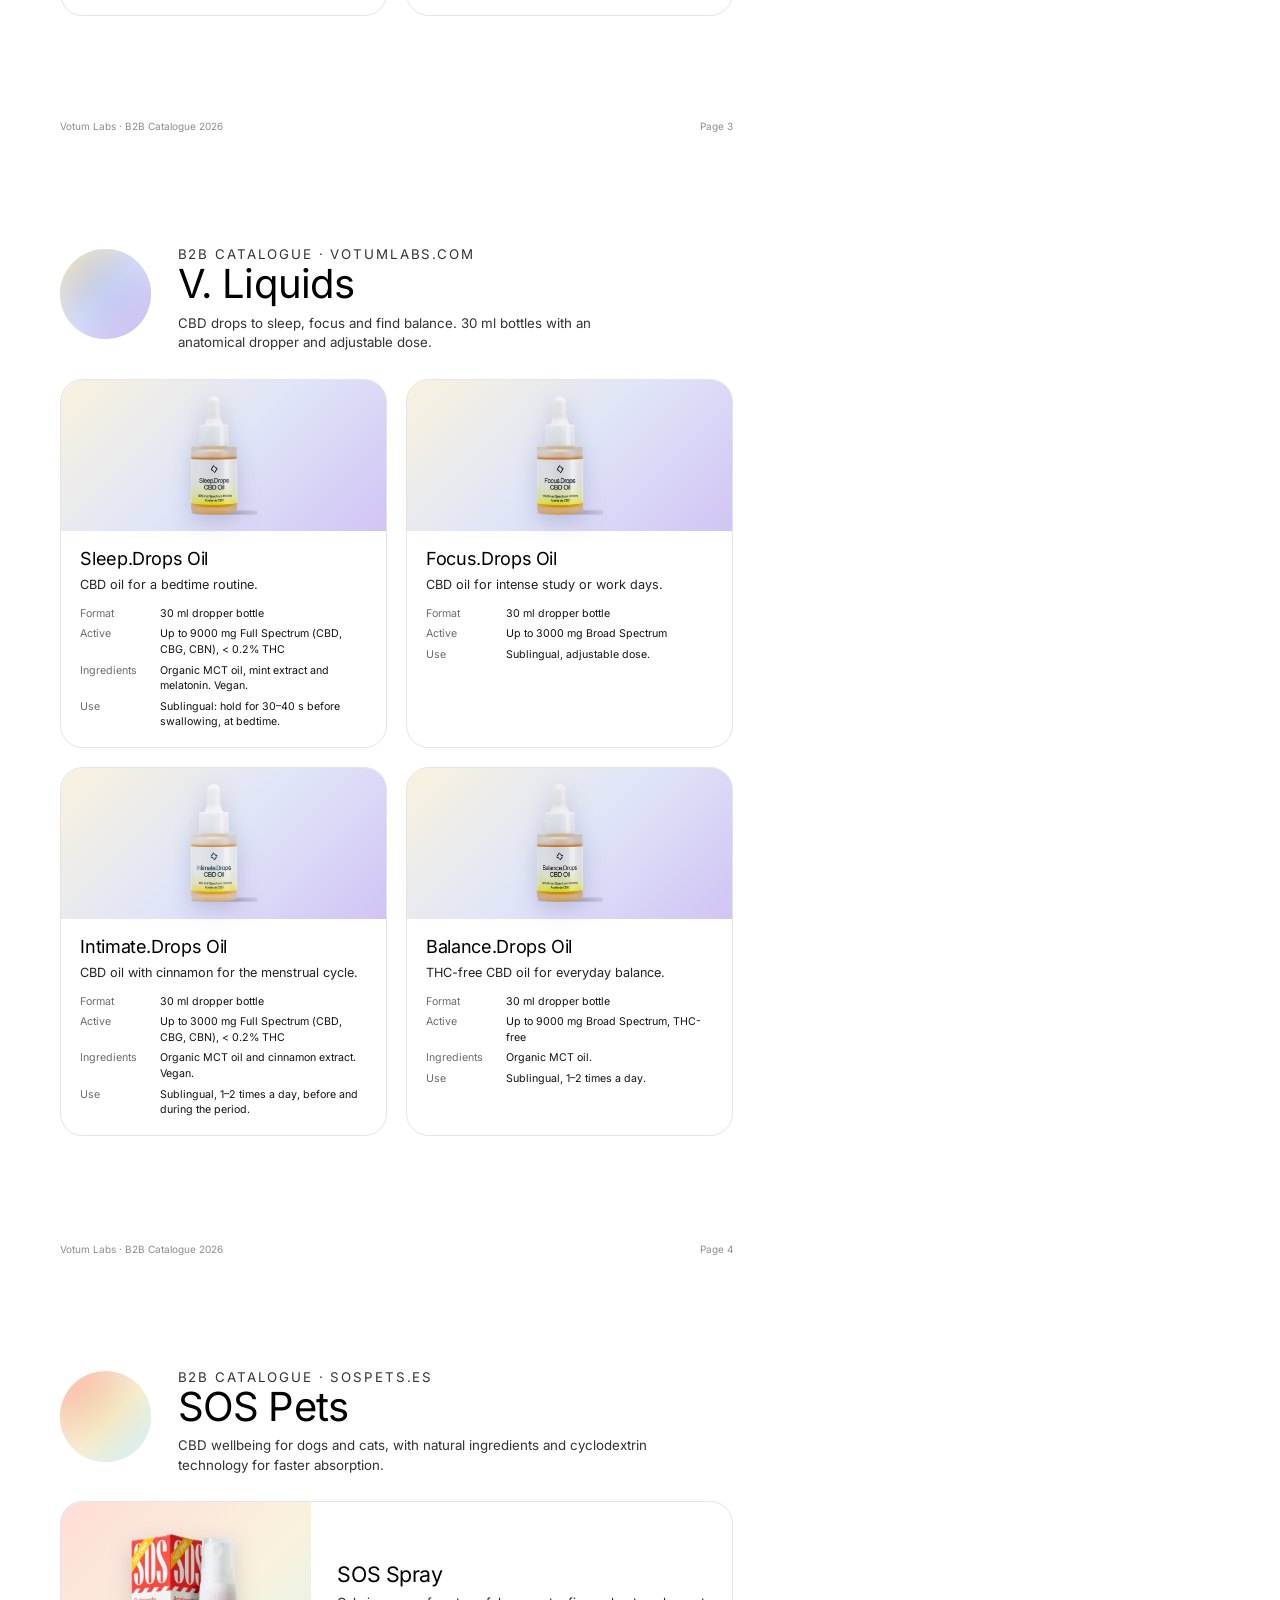
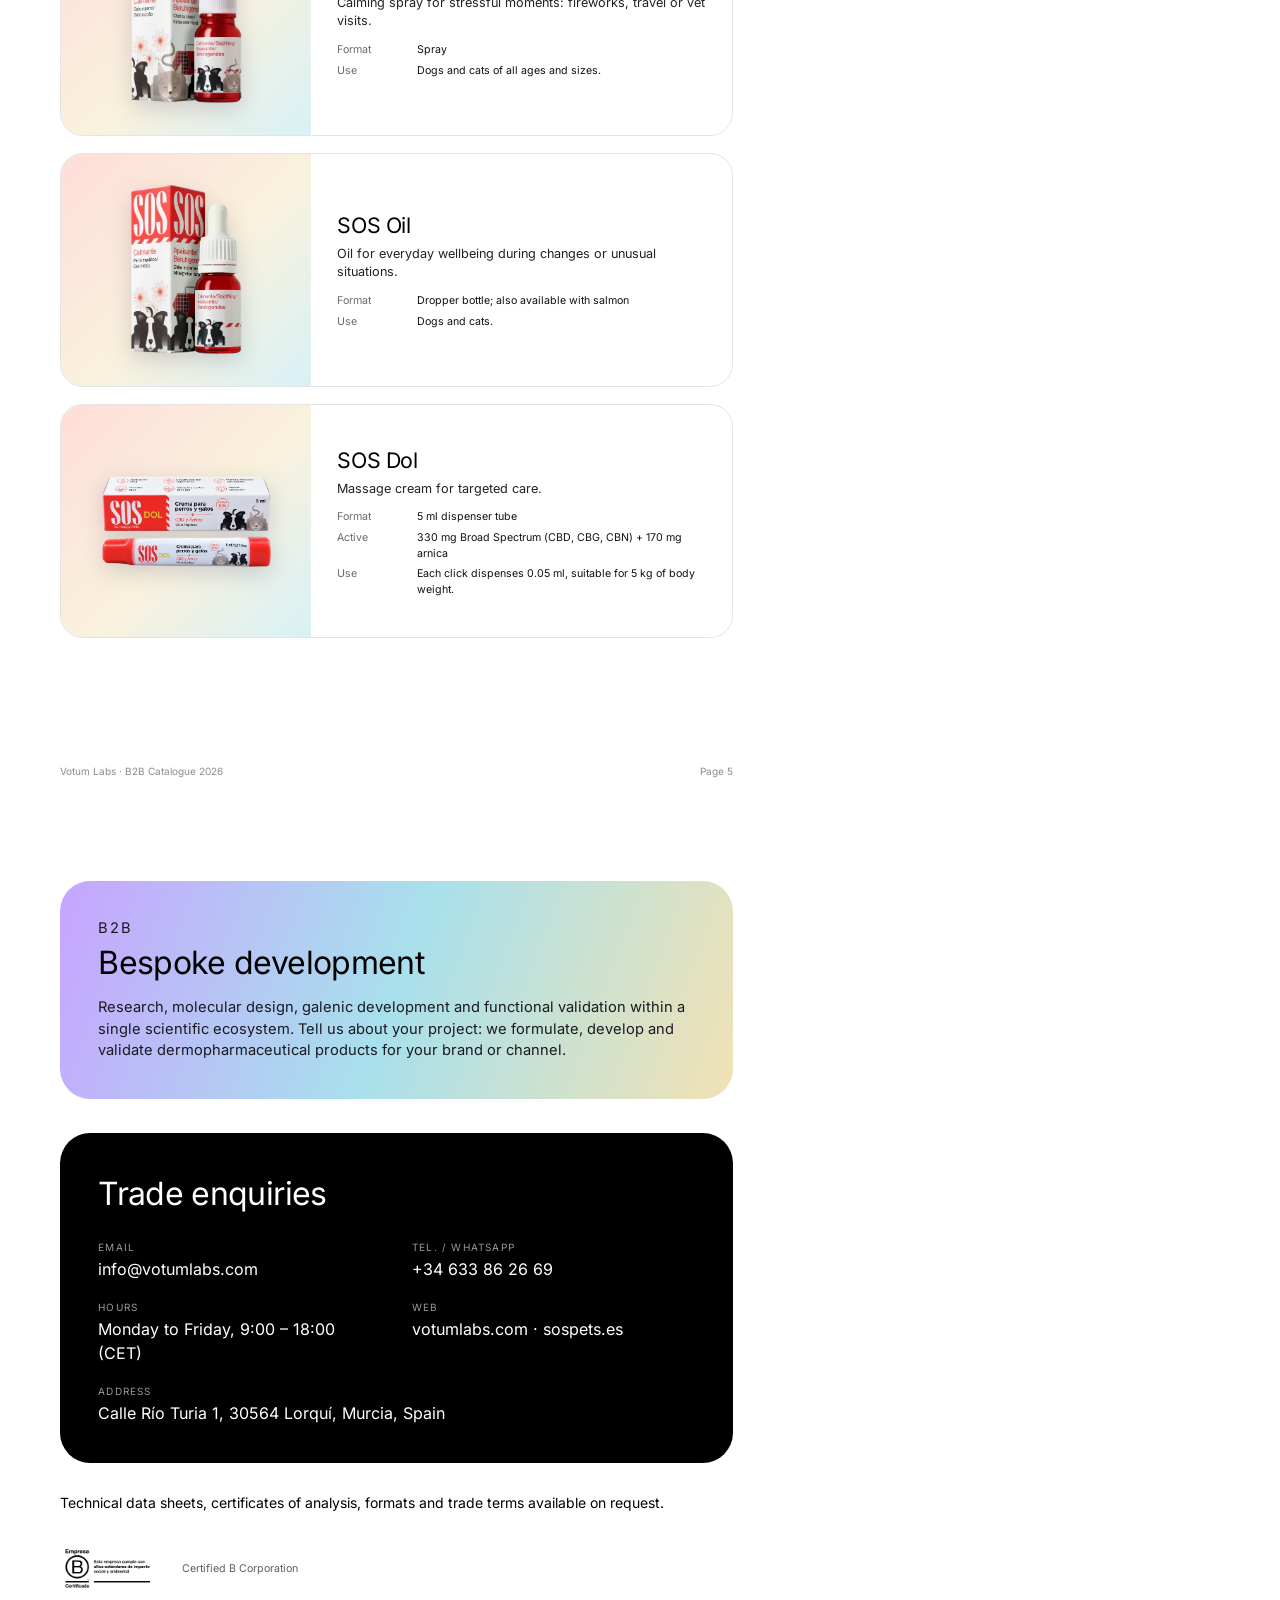
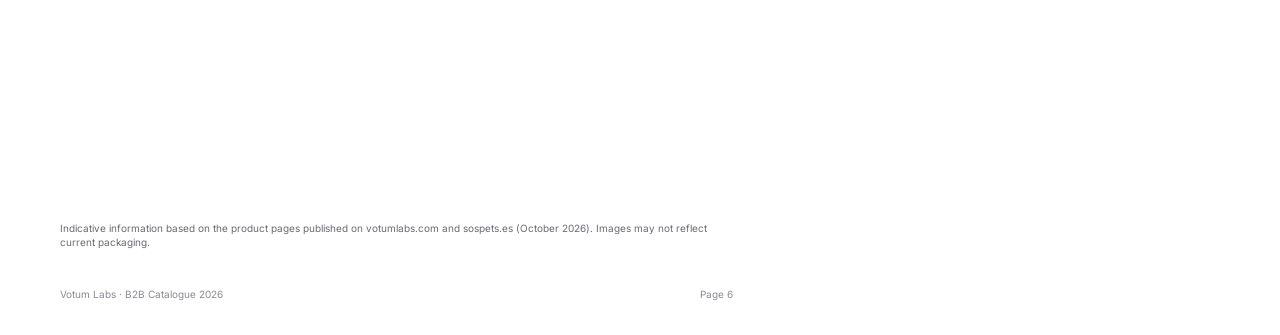
<file: catalogo/votum-labs-b2b-catalogue.html>
<!doctype html>
<html lang="en"><head><meta charset="utf-8"><title>Votum Labs · B2B Catalogue 2026</title>
<style>
@font-face { font-family: "Inter"; font-weight: 100 900; src: url("../docs/assets/fonts/inter-latin-wght-normal.woff2") format("woff2"); }
@page { size: A4; margin: 0; }
* { box-sizing: border-box; }
html, body { margin: 0; padding: 0; }
body { font-family: "Inter", "Helvetica Neue", Arial, sans-serif; color: #000; font-size: 9.5pt; line-height: 1.45;
	-webkit-print-color-adjust: exact; print-color-adjust: exact; }
.page { width: 210mm; height: 297mm; position: relative; overflow: hidden; page-break-after: always; break-after: page;
	padding: 18mm 16mm 20mm; display: flex; flex-direction: column; }
.page:last-child { page-break-after: auto; break-after: auto; }
h1, h2, h3 { font-weight: 400; letter-spacing: -.02em; margin: 0; }
.eyebrow { font-size: 8pt; text-transform: uppercase; letter-spacing: .14em; color: #5c5c66; margin: 0 0 3mm; }
.grad-text { background: linear-gradient(90deg,#7b5ce0,#3f97cf,#b98a2e); -webkit-background-clip: text; background-clip: text; color: transparent; }
.rule { height: 1.4mm; width: 34mm; border-radius: 1mm; background: linear-gradient(90deg,#7b5ce0,#3f97cf,#b98a2e); margin: 6mm 0; }
.folio { position: absolute; left: 16mm; right: 16mm; bottom: 9mm; display: flex; justify-content: space-between; font-size: 7.5pt; color: #8a8a94; }

/* Portada */
.cover { padding: 0; color: #000; }
.cover__bg { position: absolute; inset: 0; background: url("../docs/assets/img/hero-october-votumlabs.webp") 62% center / cover; }
.cover__card { position: absolute; left: 14mm; right: 14mm; bottom: 16mm; background: rgba(255,255,255,.9); border-radius: 9mm; padding: 14mm 14mm 13mm; }
.cover__brand { display: flex; align-items: center; gap: 3mm; font-size: 11pt; letter-spacing: .12em; text-transform: uppercase; }
.cover__brand img { width: 7mm; height: 8mm; }
.cover h1 { font-size: 46pt; line-height: 1; margin: 9mm 0 4mm; }
.cover p { font-size: 13pt; line-height: 1.35; margin: 0; max-width: 140mm; color: #222; }
.cover__edition { position: absolute; top: 14mm; right: 14mm; background: #000; color: #fff; border-radius: 99px; padding: 2.4mm 5mm; font-size: 9pt; letter-spacing: .08em; }

/* Quiénes somos */
.lead { font-size: 15pt; line-height: 1.35; font-weight: 300; margin: 0; }
.facts { display: grid; grid-template-columns: repeat(3, 1fr); gap: 4mm; margin: 9mm 0 11mm; }
.fact { border-radius: 6mm; padding: 6mm; background: linear-gradient(110deg,#c7a4ff,#a8e0ec,#f1e2b4); }
.fact strong { display: block; font-size: 20pt; font-weight: 400; letter-spacing: -.02em; }
.fact span { font-size: 8.5pt; color: #2b2b33; }
h2.section { font-size: 22pt; margin: 0 0 5mm; }
.steps { display: grid; grid-template-columns: repeat(2, 1fr); gap: 4mm; counter-reset: s; }
.step { border-radius: 6mm; background: #f4f4f7; padding: 5.5mm 6mm; counter-increment: s; }
.step::before { content: counter(s, decimal-leading-zero); display: block; color: #7b5ce0; font-size: 8.5pt; margin-bottom: 2.5mm; }
.step h3 { font-size: 12pt; margin-bottom: 1.5mm; }
.step p { margin: 0; color: #333; }
.brands-block { margin-top: auto; }
.brands { display: flex; gap: 5mm; }
.brand { flex: 1; height: 24mm; border-radius: 6mm; background: #f4f4f7; display: flex; align-items: center; justify-content: center; }
.brand img { max-height: 11mm; max-width: 60%; }

/* Línea de producto */
.line-head { display: flex; gap: 7mm; align-items: center; margin-bottom: 7mm; }
.line-orb { flex: none; width: 24mm; height: 24mm; border-radius: 50%; box-shadow: inset -5mm -6mm 12mm rgba(255,255,255,.5); }
.line-head h2 { font-size: 30pt; line-height: 1; }
.line-head p { margin: 2.5mm 0 0; color: #333; font-size: 10pt; max-width: 125mm; }
.grid { display: grid; grid-template-columns: repeat(2, 1fr); gap: 5mm; flex: 1; align-content: start; }
.grid--3 { grid-template-columns: 1fr; gap: 4.5mm; }
.card { border: .3mm solid #e3e3ea; border-radius: 6mm; overflow: hidden; display: flex; flex-direction: column; break-inside: avoid; }
.card__media { position: relative; height: 40mm; display: flex; align-items: center; justify-content: center; }
.card__media::before { content: ""; position: absolute; inset: 0; background: var(--grad); opacity: .45; }
.card__media img { position: relative; max-height: 35mm; max-width: 70%; object-fit: contain; filter: drop-shadow(0 2mm 3mm rgba(40,30,90,.18)); }
.card__body { padding: 4mm 5mm 4.5mm; }
.card h3 { font-size: 13.5pt; margin: 0 0 1mm; }
.card .claim { margin: 0 0 3mm; color: #222; }
.card dl { margin: 0; display: grid; grid-template-columns: 19mm 1fr; gap: 1.4mm 2mm; font-size: 8pt; }
.card dt { color: #6a6a74; }
.card dd { margin: 0; color: #111; }
.grid--3 .card { flex-direction: row; min-height: 62mm; }
.grid--3 .card__media { width: 66mm; height: auto; flex: none; }
.grid--3 .card__media img { max-height: 50mm; max-width: 80%; }
.grid--3 .card__body { padding: 6mm 7mm; align-self: center; }
.grid--3 .card h3 { font-size: 16pt; }

/* Cierre */
.custom { border-radius: 8mm; padding: 10mm; background: linear-gradient(110deg,#c7a4ff,#a8e0ec,#f1e2b4); margin-bottom: 9mm; }
.custom h2 { font-size: 24pt; margin-bottom: 3mm; }
.custom p { margin: 0; font-size: 11pt; line-height: 1.45; color: #1a1a22; }
.contact { border-radius: 8mm; padding: 10mm; background: #000; color: #fff; }
.contact h2 { font-size: 24pt; margin-bottom: 6mm; }
.contact .rows { display: grid; grid-template-columns: repeat(2, 1fr); gap: 5mm 8mm; }
.contact .label { font-size: 7.5pt; text-transform: uppercase; letter-spacing: .12em; opacity: .6; margin-bottom: 1mm; }
.contact .value { font-size: 12pt; }
.contact a { color: #fff; text-decoration: none; }
.ask { margin: 8mm 0 0; font-size: 10.5pt; }
.legal { margin-top: auto; font-size: 7.5pt; color: #6a6a74; }
.badges { display: flex; align-items: center; gap: 7mm; margin: 8mm 0 5mm; font-size: 8pt; color: #5c5c66; }
.badges img { height: 13mm; }
</style></head><body>
<section class="page cover">
	<div class="cover__bg"></div>
	<div class="cover__edition">B2B CATALOGUE · 2026</div>
	<div class="cover__card">
		<div class="cover__brand"><img src="../docs/assets/img/votumlabs-fav.svg" alt="">Votum Labs</div>
		<h1>B2B Catalogue</h1>
		<p>Dermopharmaceutical CBD products for pharmacies, distributors and professionals</p>
	</div>
</section>
<section class="page">
	<p class="eyebrow">Votum Labs</p>
	<h2 class="section">About us</h2>
	<p class="lead">VOTUM LABS is a biotechnology laboratory specialising in advanced therapeutic solutions based on cutting-edge active ingredients, with an end-to-end approach that runs from formulation to the preclinical validation of its products.</p>
	<div class="facts"><div class="fact"><strong>2021</strong><span>Year founded</span></div><div class="fact"><strong>B Corp</strong><span>Certified company</span></div><div class="fact"><strong>Lorquí</strong><span>Murcia, Spain</span></div></div>
	<h2 class="section">How we work</h2>
	<div class="steps"><div class="step"><h3>Research</h3><p>Cutting-edge active ingredients and high-purity bioactive compounds.</p></div><div class="step"><h3>Molecular design</h3><p>Formulation built around each care and wellbeing goal.</p></div><div class="step"><h3>Galenic development</h3><p>Oils, balms, creams and topicals with progressive-release technologies.</p></div><div class="step"><h3>Functional validation</h3><p>Preclinical validation before reaching the pharmacy and the consumer.</p></div></div>
	<div class="brands-block">
		<p class="eyebrow">Our brands</p>
		<div class="brands">
			<div class="brand"><img src="../docs/assets/img/SOS-LOGO-ROJO.png" alt="SOS Pets"></div>
			<div class="brand"><img src="../docs/assets/img/logo-cronidol.svg" alt="Cronidol"></div>
			<div class="brand"><img src="../docs/assets/img/vezelay-logo.svg" alt="Vezelay Lab"></div>
		</div>
	</div>
	<div class="folio"><span>Votum Labs · B2B Catalogue 2026</span><span>Page 2</span></div>
</section>
<section class="page">
	<div class="line-head"><div class="line-orb" style="background:linear-gradient(135deg,#9a7be6,#5fb7e6 55%,#a8e0ec)"></div>
		<div><p class="eyebrow">B2B Catalogue · votumlabs.com</p><h2>V. Sport</h2><p>Muscle recovery and activation with CBD. Four topical formulas with 2000 mg Full Spectrum and less than 0.2% THC.</p></div></div>
	<div class="grid"><article class="card"><div class="card__media" style="--grad:linear-gradient(135deg,#9a7be6,#5fb7e6 55%,#a8e0ec)"><img src="../docs/assets/img/productos/thera-pain-balm.webp" alt=""></div><div class="card__body"><h3>Thera.Pain Balm</h3><p class="claim">CBD balm for muscles and joints.</p><dl><dt>Format</dt><dd>100 ml jar</dd><dt>Active</dt><dd>2000 mg Full Spectrum (CBD, CBG, CBN, CBC)</dd><dt>Ingredients</dt><dd>Organic coconut oil, lavender, eucalyptus, beeswax and essential oils.</dd><dt>Use</dt><dd>Apply to clean, dry skin and massage until absorbed; 3–4 times a day.</dd></dl></div></article><article class="card"><div class="card__media" style="--grad:linear-gradient(135deg,#9a7be6,#5fb7e6 55%,#a8e0ec)"><img src="../docs/assets/img/productos/muscle-ice-cream.webp" alt=""></div><div class="card__body"><h3>Muscle.Ice Cream</h3><p class="claim">Cooling cream for after training.</p><dl><dt>Format</dt><dd>100 ml tube</dd><dt>Active</dt><dd>2000 mg Full Spectrum (CBD, CBG, CBN, CBC)</dd><dt>Ingredients</dt><dd>Organic coconut oil, avocado oil, vitamin E and menthol. Vegan.</dd><dt>Use</dt><dd>After physical activity, on tired areas.</dd></dl></div></article><article class="card"><div class="card__media" style="--grad:linear-gradient(135deg,#9a7be6,#5fb7e6 55%,#a8e0ec)"><img src="../docs/assets/img/productos/muscle-warm-cream.webp" alt=""></div><div class="card__body"><h3>Muscle.Warm Cream</h3><p class="claim">Warming cream to activate muscles before training.</p><dl><dt>Format</dt><dd>100 ml tube</dd><dt>Active</dt><dd>2000 mg Full Spectrum (CBD, CBG, CBN, CBC)</dd><dt>Ingredients</dt><dd>Organic coconut oil, avocado oil, vitamin E and methyl nicotinate. Vegan.</dd><dt>Use</dt><dd>Before exercise, on the areas to activate.</dd></dl></div></article><article class="card"><div class="card__media" style="--grad:linear-gradient(135deg,#9a7be6,#5fb7e6 55%,#a8e0ec)"><img src="../docs/assets/img/productos/muscle-recovery-cream.webp" alt=""></div><div class="card__body"><h3>Muscle.Recovery Cream</h3><p class="claim">Recovery cream for after exercise.</p><dl><dt>Format</dt><dd>100 ml tube</dd><dt>Active</dt><dd>2000 mg Full Spectrum (CBD, CBG, CBN, CBC)</dd><dt>Ingredients</dt><dd>Organic coconut oil, avocado oil, vitamin E, camphor and arnica.</dd><dt>Use</dt><dd>After exercise, on areas with muscle fatigue.</dd></dl></div></article></div>
	<div class="folio"><span>Votum Labs · B2B Catalogue 2026</span><span>Page 3</span></div>
</section>
<section class="page">
	<div class="line-head"><div class="line-orb" style="background:linear-gradient(135deg,#f1e2b4,#b9c6f0 50%,#9a7be6)"></div>
		<div><p class="eyebrow">B2B Catalogue · votumlabs.com</p><h2>V. Liquids</h2><p>CBD drops to sleep, focus and find balance. 30 ml bottles with an anatomical dropper and adjustable dose.</p></div></div>
	<div class="grid"><article class="card"><div class="card__media" style="--grad:linear-gradient(135deg,#f1e2b4,#b9c6f0 50%,#9a7be6)"><img src="../docs/assets/img/productos/sleep-drops-oil.webp" alt=""></div><div class="card__body"><h3>Sleep.Drops Oil</h3><p class="claim">CBD oil for a bedtime routine.</p><dl><dt>Format</dt><dd>30 ml dropper bottle</dd><dt>Active</dt><dd>Up to 9000 mg Full Spectrum (CBD, CBG, CBN), &lt; 0.2% THC</dd><dt>Ingredients</dt><dd>Organic MCT oil, mint extract and melatonin. Vegan.</dd><dt>Use</dt><dd>Sublingual: hold for 30–40 s before swallowing, at bedtime.</dd></dl></div></article><article class="card"><div class="card__media" style="--grad:linear-gradient(135deg,#f1e2b4,#b9c6f0 50%,#9a7be6)"><img src="../docs/assets/img/productos/focus-drops-oil.webp" alt=""></div><div class="card__body"><h3>Focus.Drops Oil</h3><p class="claim">CBD oil for intense study or work days.</p><dl><dt>Format</dt><dd>30 ml dropper bottle</dd><dt>Active</dt><dd>Up to 3000 mg Broad Spectrum</dd><dt>Use</dt><dd>Sublingual, adjustable dose.</dd></dl></div></article><article class="card"><div class="card__media" style="--grad:linear-gradient(135deg,#f1e2b4,#b9c6f0 50%,#9a7be6)"><img src="../docs/assets/img/productos/intimate-drops-oil.webp" alt=""></div><div class="card__body"><h3>Intimate.Drops Oil</h3><p class="claim">CBD oil with cinnamon for the menstrual cycle.</p><dl><dt>Format</dt><dd>30 ml dropper bottle</dd><dt>Active</dt><dd>Up to 3000 mg Full Spectrum (CBD, CBG, CBN), &lt; 0.2% THC</dd><dt>Ingredients</dt><dd>Organic MCT oil and cinnamon extract. Vegan.</dd><dt>Use</dt><dd>Sublingual, 1–2 times a day, before and during the period.</dd></dl></div></article><article class="card"><div class="card__media" style="--grad:linear-gradient(135deg,#f1e2b4,#b9c6f0 50%,#9a7be6)"><img src="../docs/assets/img/productos/balance-drops-oil.webp" alt=""></div><div class="card__body"><h3>Balance.Drops Oil</h3><p class="claim">THC-free CBD oil for everyday balance.</p><dl><dt>Format</dt><dd>30 ml dropper bottle</dd><dt>Active</dt><dd>Up to 9000 mg Broad Spectrum, THC-free</dd><dt>Ingredients</dt><dd>Organic MCT oil.</dd><dt>Use</dt><dd>Sublingual, 1–2 times a day.</dd></dl></div></article></div>
	<div class="folio"><span>Votum Labs · B2B Catalogue 2026</span><span>Page 4</span></div>
</section>
<section class="page">
	<div class="line-head"><div class="line-orb" style="background:linear-gradient(135deg,#ffb4a8,#f1e2b4 55%,#a8e0ec)"></div>
		<div><p class="eyebrow">B2B Catalogue · sospets.es</p><h2>SOS Pets</h2><p>CBD wellbeing for dogs and cats, with natural ingredients and cyclodextrin technology for faster absorption.</p></div></div>
	<div class="grid grid--3"><article class="card"><div class="card__media" style="--grad:linear-gradient(135deg,#ffb4a8,#f1e2b4 55%,#a8e0ec)"><img src="../docs/assets/img/productos/sos-spray.webp" alt=""></div><div class="card__body"><h3>SOS Spray</h3><p class="claim">Calming spray for stressful moments: fireworks, travel or vet visits.</p><dl><dt>Format</dt><dd>Spray</dd><dt>Use</dt><dd>Dogs and cats of all ages and sizes.</dd></dl></div></article><article class="card"><div class="card__media" style="--grad:linear-gradient(135deg,#ffb4a8,#f1e2b4 55%,#a8e0ec)"><img src="../docs/assets/img/productos/sos-aceite.webp" alt=""></div><div class="card__body"><h3>SOS Oil</h3><p class="claim">Oil for everyday wellbeing during changes or unusual situations.</p><dl><dt>Format</dt><dd>Dropper bottle; also available with salmon</dd><dt>Use</dt><dd>Dogs and cats.</dd></dl></div></article><article class="card"><div class="card__media" style="--grad:linear-gradient(135deg,#ffb4a8,#f1e2b4 55%,#a8e0ec)"><img src="../docs/assets/img/productos/sos-dol.webp" alt=""></div><div class="card__body"><h3>SOS Dol</h3><p class="claim">Massage cream for targeted care.</p><dl><dt>Format</dt><dd>5 ml dispenser tube</dd><dt>Active</dt><dd>330 mg Broad Spectrum (CBD, CBG, CBN) + 170 mg arnica</dd><dt>Use</dt><dd>Each click dispenses 0.05 ml, suitable for 5 kg of body weight.</dd></dl></div></article></div>
	<div class="folio"><span>Votum Labs · B2B Catalogue 2026</span><span>Page 5</span></div>
</section>
<section class="page">
	<div class="custom"><p class="eyebrow">B2B</p><h2>Bespoke development</h2><p>Research, molecular design, galenic development and functional validation within a single scientific ecosystem. Tell us about your project: we formulate, develop and validate dermopharmaceutical products for your brand or channel.</p></div>
	<div class="contact">
		<h2>Trade enquiries</h2>
		<div class="rows">
			<div><div class="label">Email</div><div class="value"><a href="mailto:info@votumlabs.com">info@votumlabs.com</a></div></div>
			<div><div class="label">Tel. / WhatsApp</div><div class="value"><a href="https://wa.me/+34633862669">+34 633 86 26 69</a></div></div>
			<div><div class="label">Hours</div><div class="value">Monday to Friday, 9:00 – 18:00 (CET)</div></div>
			<div><div class="label">Web</div><div class="value"><a href="https://votumlabs.com">votumlabs.com</a> · <a href="https://sospets.es">sospets.es</a></div></div>
			<div style="grid-column:1/-1"><div class="label">Address</div><div class="value">Calle Río Turia 1, 30564 Lorquí, Murcia, Spain</div></div>
		</div>
	</div>
	<p class="ask">Technical data sheets, certificates of analysis, formats and trade terms available on request.</p>
	<div class="badges"><img src="../docs/assets/img/LogoESPTagESP_Estandares_Negro-1.png" alt="B Corp"><span>Certified B Corporation</span></div>
	<p class="legal">Indicative information based on the product pages published on votumlabs.com and sospets.es (October 2026). Images may not reflect current packaging.</p>
	<div class="folio"><span>Votum Labs · B2B Catalogue 2026</span><span>Page 6</span></div>
</section>
</body></html>
</file>
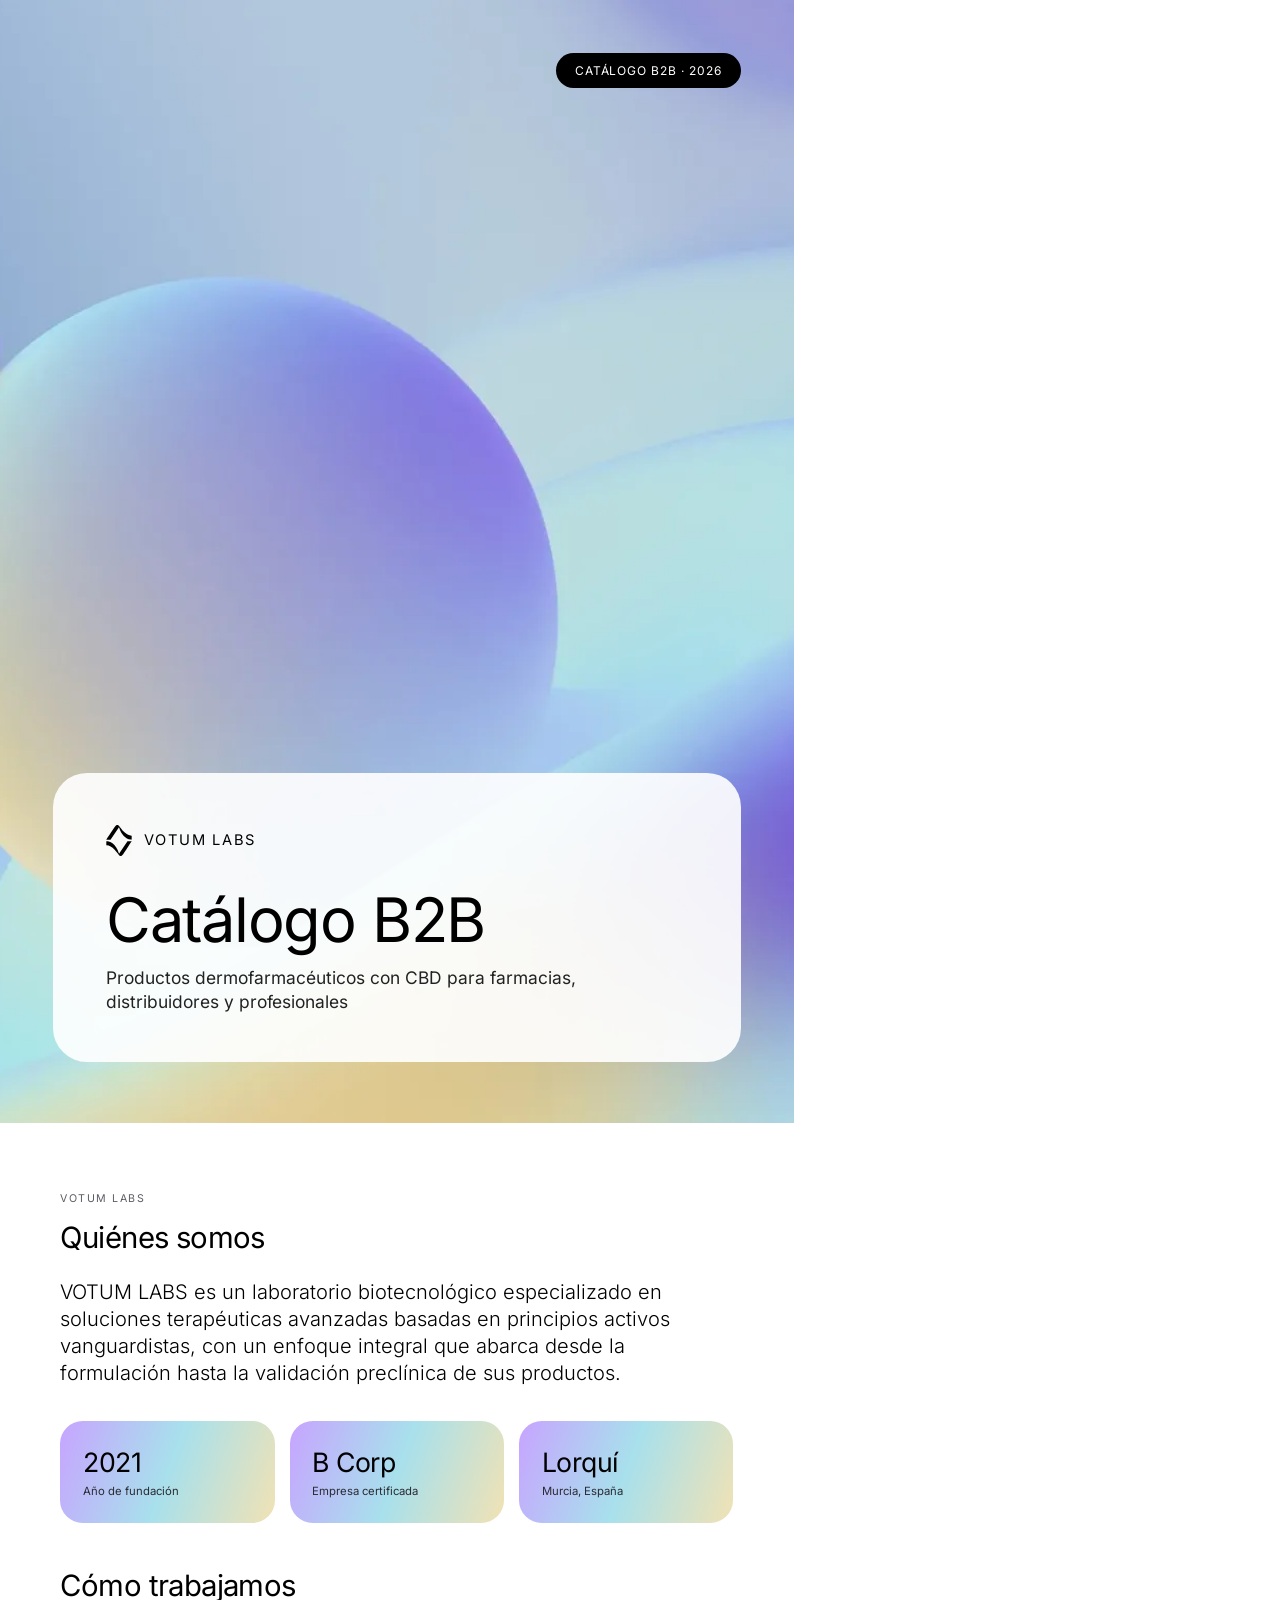
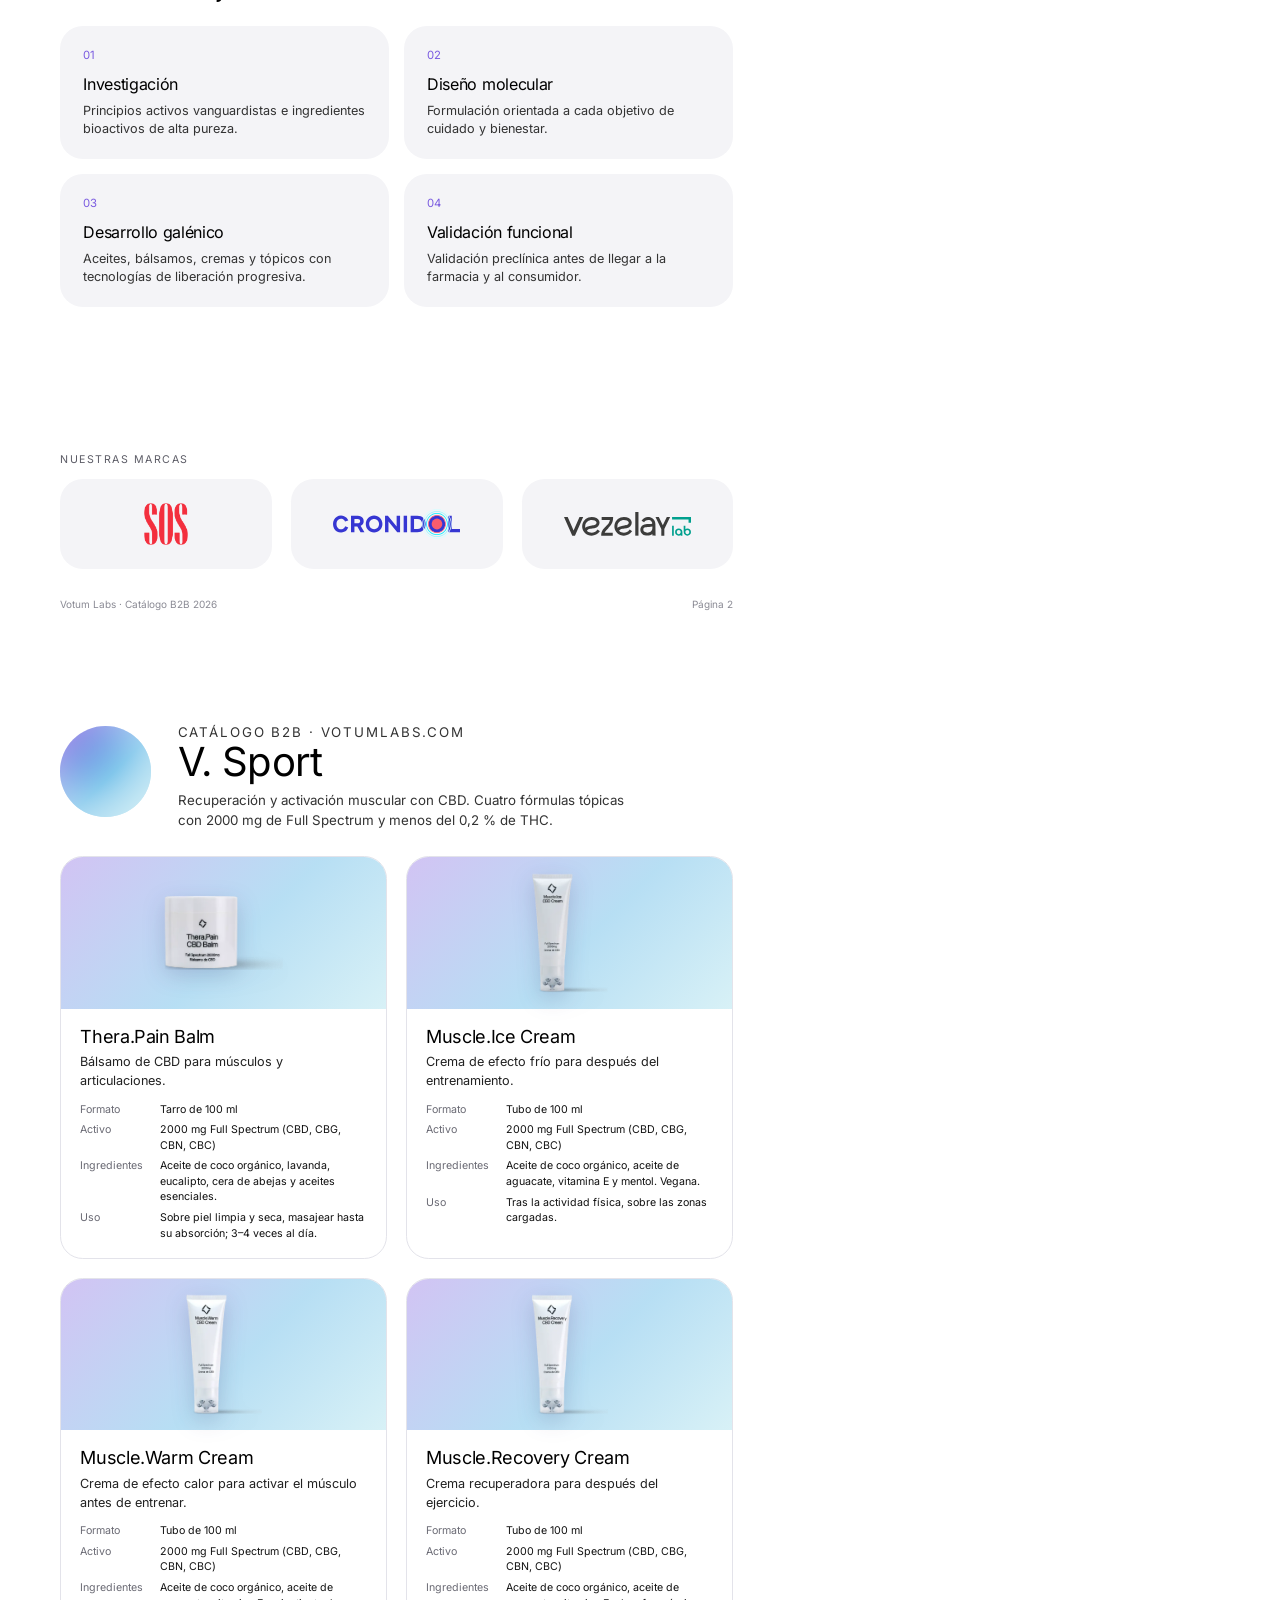
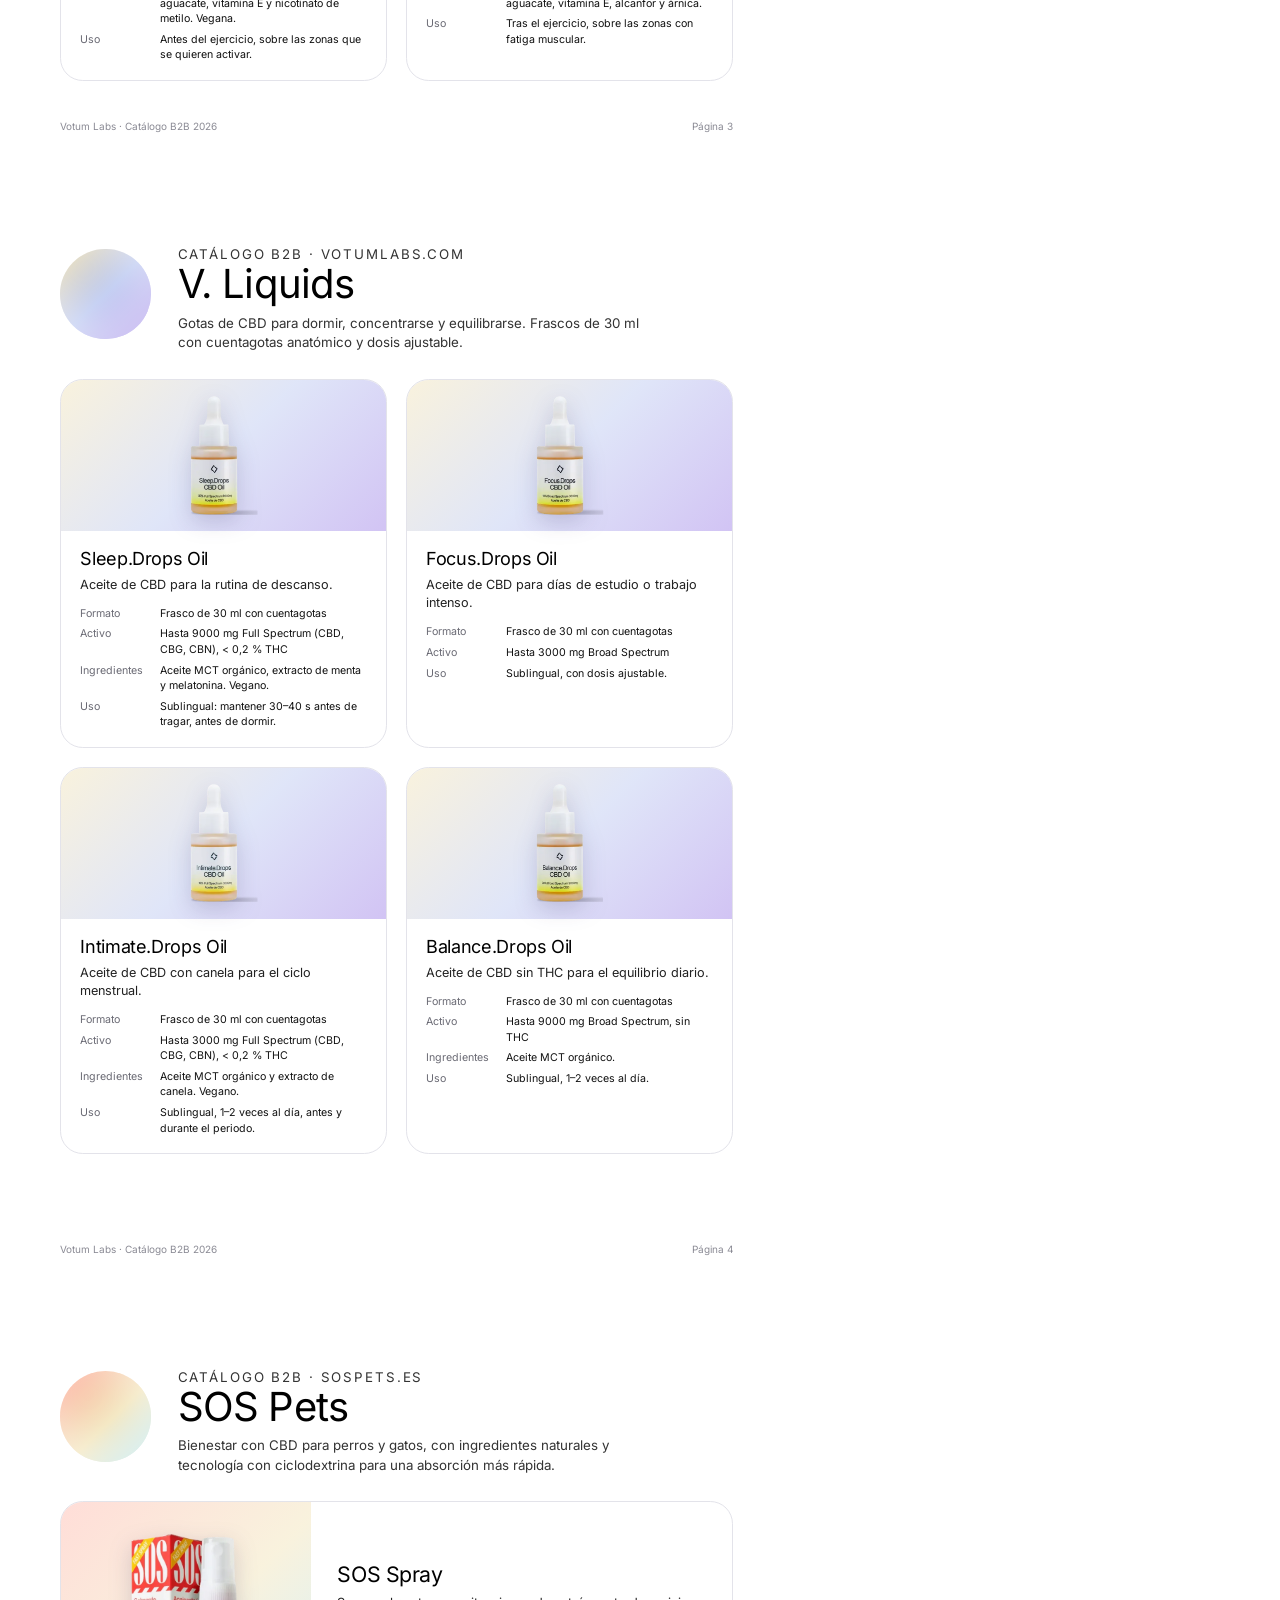
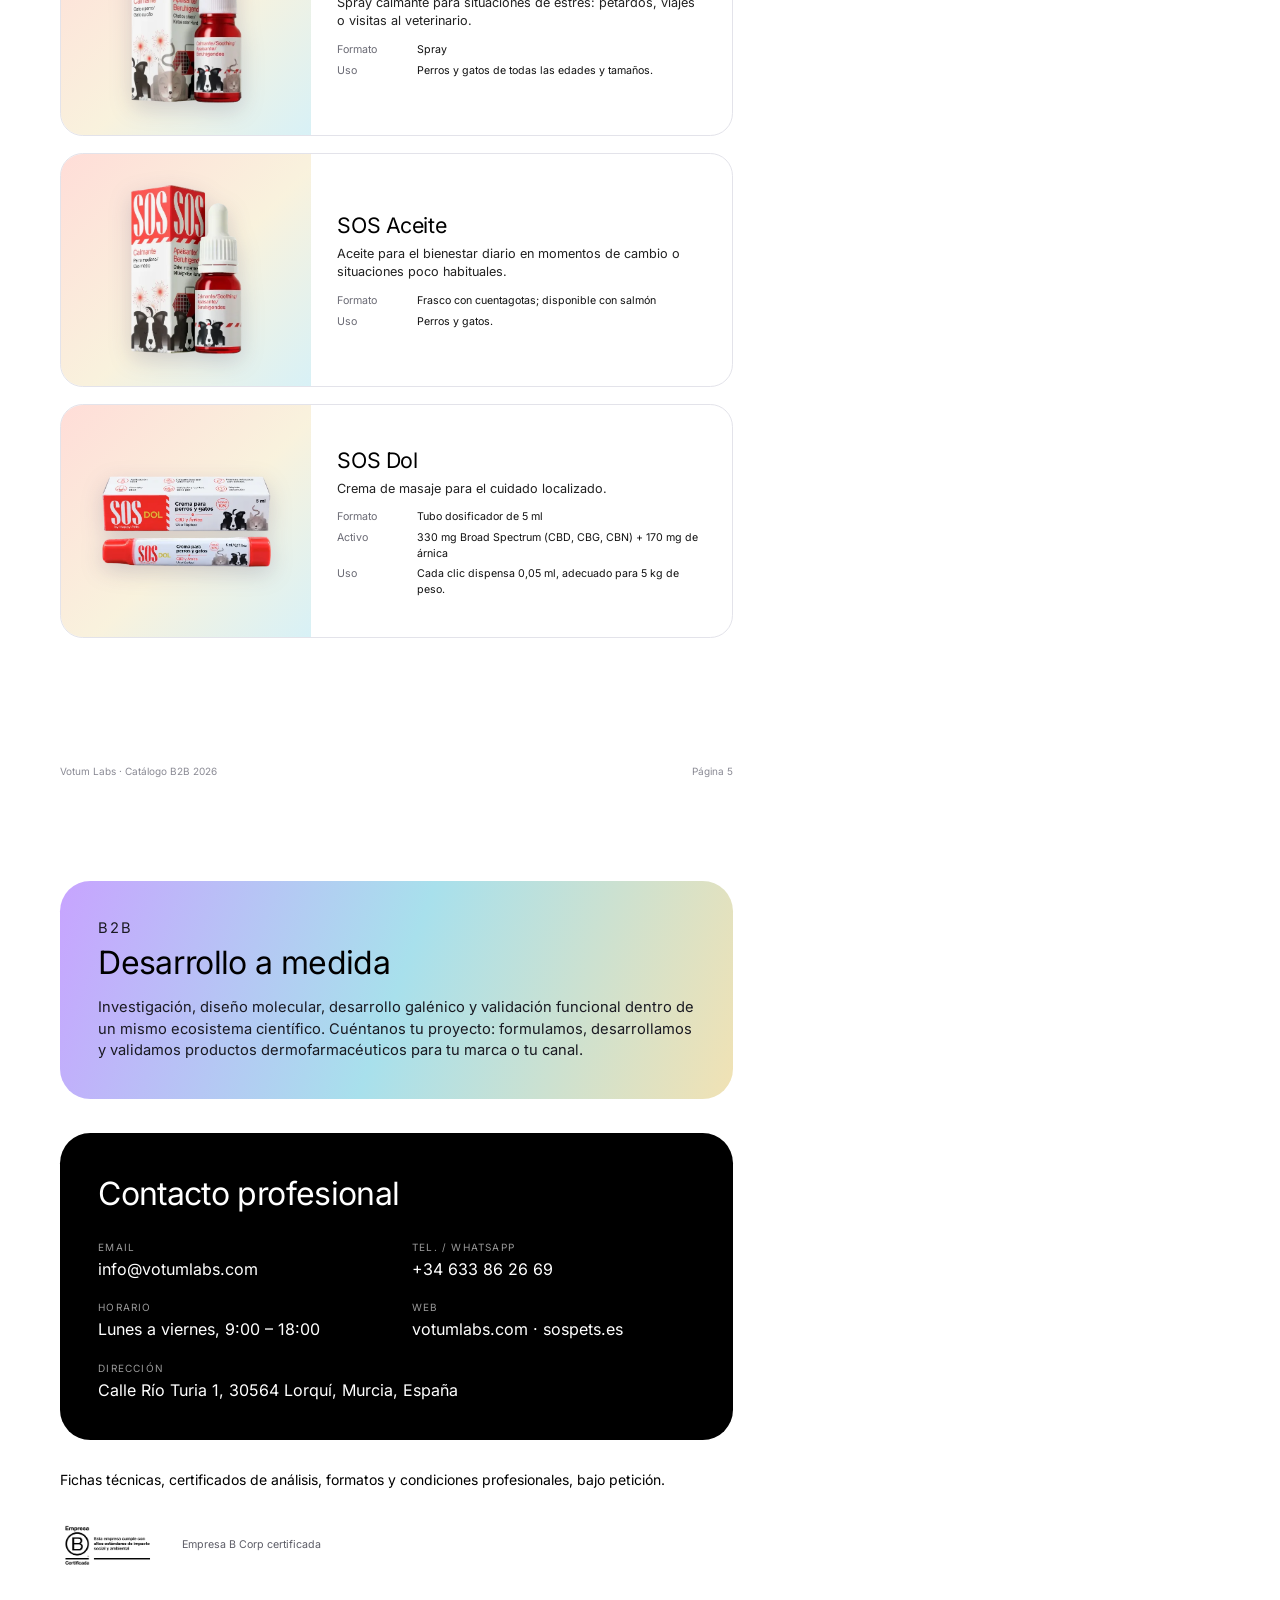
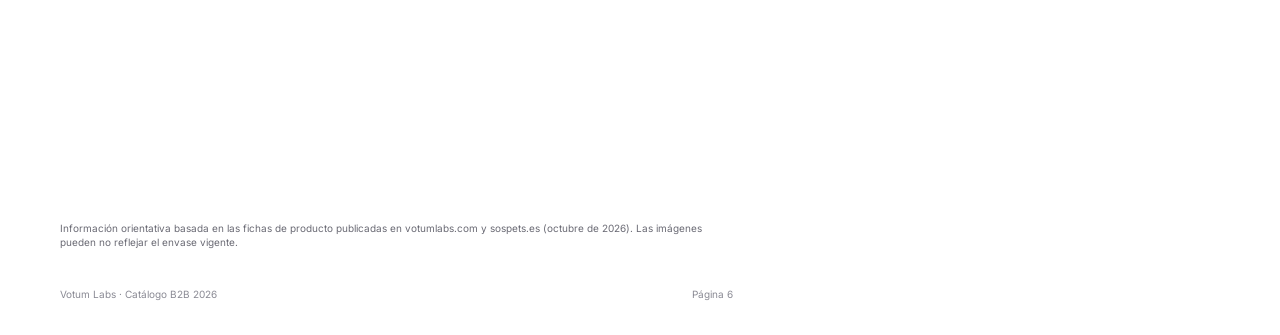
<file: catalogo/votum-labs-catalogo-b2b.html>
<!doctype html>
<html lang="es"><head><meta charset="utf-8"><title>Votum Labs · Catálogo B2B 2026</title>
<style>
@font-face { font-family: "Inter"; font-weight: 100 900; src: url("../docs/assets/fonts/inter-latin-wght-normal.woff2") format("woff2"); }
@page { size: A4; margin: 0; }
* { box-sizing: border-box; }
html, body { margin: 0; padding: 0; }
body { font-family: "Inter", "Helvetica Neue", Arial, sans-serif; color: #000; font-size: 9.5pt; line-height: 1.45;
	-webkit-print-color-adjust: exact; print-color-adjust: exact; }
.page { width: 210mm; height: 297mm; position: relative; overflow: hidden; page-break-after: always; break-after: page;
	padding: 18mm 16mm 20mm; display: flex; flex-direction: column; }
.page:last-child { page-break-after: auto; break-after: auto; }
h1, h2, h3 { font-weight: 400; letter-spacing: -.02em; margin: 0; }
.eyebrow { font-size: 8pt; text-transform: uppercase; letter-spacing: .14em; color: #5c5c66; margin: 0 0 3mm; }
.grad-text { background: linear-gradient(90deg,#7b5ce0,#3f97cf,#b98a2e); -webkit-background-clip: text; background-clip: text; color: transparent; }
.rule { height: 1.4mm; width: 34mm; border-radius: 1mm; background: linear-gradient(90deg,#7b5ce0,#3f97cf,#b98a2e); margin: 6mm 0; }
.folio { position: absolute; left: 16mm; right: 16mm; bottom: 9mm; display: flex; justify-content: space-between; font-size: 7.5pt; color: #8a8a94; }

/* Portada */
.cover { padding: 0; color: #000; }
.cover__bg { position: absolute; inset: 0; background: url("../docs/assets/img/hero-october-votumlabs.webp") 62% center / cover; }
.cover__card { position: absolute; left: 14mm; right: 14mm; bottom: 16mm; background: rgba(255,255,255,.9); border-radius: 9mm; padding: 14mm 14mm 13mm; }
.cover__brand { display: flex; align-items: center; gap: 3mm; font-size: 11pt; letter-spacing: .12em; text-transform: uppercase; }
.cover__brand img { width: 7mm; height: 8mm; }
.cover h1 { font-size: 46pt; line-height: 1; margin: 9mm 0 4mm; }
.cover p { font-size: 13pt; line-height: 1.35; margin: 0; max-width: 140mm; color: #222; }
.cover__edition { position: absolute; top: 14mm; right: 14mm; background: #000; color: #fff; border-radius: 99px; padding: 2.4mm 5mm; font-size: 9pt; letter-spacing: .08em; }

/* Quiénes somos */
.lead { font-size: 15pt; line-height: 1.35; font-weight: 300; margin: 0; }
.facts { display: grid; grid-template-columns: repeat(3, 1fr); gap: 4mm; margin: 9mm 0 11mm; }
.fact { border-radius: 6mm; padding: 6mm; background: linear-gradient(110deg,#c7a4ff,#a8e0ec,#f1e2b4); }
.fact strong { display: block; font-size: 20pt; font-weight: 400; letter-spacing: -.02em; }
.fact span { font-size: 8.5pt; color: #2b2b33; }
h2.section { font-size: 22pt; margin: 0 0 5mm; }
.steps { display: grid; grid-template-columns: repeat(2, 1fr); gap: 4mm; counter-reset: s; }
.step { border-radius: 6mm; background: #f4f4f7; padding: 5.5mm 6mm; counter-increment: s; }
.step::before { content: counter(s, decimal-leading-zero); display: block; color: #7b5ce0; font-size: 8.5pt; margin-bottom: 2.5mm; }
.step h3 { font-size: 12pt; margin-bottom: 1.5mm; }
.step p { margin: 0; color: #333; }
.brands-block { margin-top: auto; }
.brands { display: flex; gap: 5mm; }
.brand { flex: 1; height: 24mm; border-radius: 6mm; background: #f4f4f7; display: flex; align-items: center; justify-content: center; }
.brand img { max-height: 11mm; max-width: 60%; }

/* Línea de producto */
.line-head { display: flex; gap: 7mm; align-items: center; margin-bottom: 7mm; }
.line-orb { flex: none; width: 24mm; height: 24mm; border-radius: 50%; box-shadow: inset -5mm -6mm 12mm rgba(255,255,255,.5); }
.line-head h2 { font-size: 30pt; line-height: 1; }
.line-head p { margin: 2.5mm 0 0; color: #333; font-size: 10pt; max-width: 125mm; }
.grid { display: grid; grid-template-columns: repeat(2, 1fr); gap: 5mm; flex: 1; align-content: start; }
.grid--3 { grid-template-columns: 1fr; gap: 4.5mm; }
.card { border: .3mm solid #e3e3ea; border-radius: 6mm; overflow: hidden; display: flex; flex-direction: column; break-inside: avoid; }
.card__media { position: relative; height: 40mm; display: flex; align-items: center; justify-content: center; }
.card__media::before { content: ""; position: absolute; inset: 0; background: var(--grad); opacity: .45; }
.card__media img { position: relative; max-height: 35mm; max-width: 70%; object-fit: contain; filter: drop-shadow(0 2mm 3mm rgba(40,30,90,.18)); }
.card__body { padding: 4mm 5mm 4.5mm; }
.card h3 { font-size: 13.5pt; margin: 0 0 1mm; }
.card .claim { margin: 0 0 3mm; color: #222; }
.card dl { margin: 0; display: grid; grid-template-columns: 19mm 1fr; gap: 1.4mm 2mm; font-size: 8pt; }
.card dt { color: #6a6a74; }
.card dd { margin: 0; color: #111; }
.grid--3 .card { flex-direction: row; min-height: 62mm; }
.grid--3 .card__media { width: 66mm; height: auto; flex: none; }
.grid--3 .card__media img { max-height: 50mm; max-width: 80%; }
.grid--3 .card__body { padding: 6mm 7mm; align-self: center; }
.grid--3 .card h3 { font-size: 16pt; }

/* Cierre */
.custom { border-radius: 8mm; padding: 10mm; background: linear-gradient(110deg,#c7a4ff,#a8e0ec,#f1e2b4); margin-bottom: 9mm; }
.custom h2 { font-size: 24pt; margin-bottom: 3mm; }
.custom p { margin: 0; font-size: 11pt; line-height: 1.45; color: #1a1a22; }
.contact { border-radius: 8mm; padding: 10mm; background: #000; color: #fff; }
.contact h2 { font-size: 24pt; margin-bottom: 6mm; }
.contact .rows { display: grid; grid-template-columns: repeat(2, 1fr); gap: 5mm 8mm; }
.contact .label { font-size: 7.5pt; text-transform: uppercase; letter-spacing: .12em; opacity: .6; margin-bottom: 1mm; }
.contact .value { font-size: 12pt; }
.contact a { color: #fff; text-decoration: none; }
.ask { margin: 8mm 0 0; font-size: 10.5pt; }
.legal { margin-top: auto; font-size: 7.5pt; color: #6a6a74; }
.badges { display: flex; align-items: center; gap: 7mm; margin: 8mm 0 5mm; font-size: 8pt; color: #5c5c66; }
.badges img { height: 13mm; }
</style></head><body>
<section class="page cover">
	<div class="cover__bg"></div>
	<div class="cover__edition">CATÁLOGO B2B · 2026</div>
	<div class="cover__card">
		<div class="cover__brand"><img src="../docs/assets/img/votumlabs-fav.svg" alt="">Votum Labs</div>
		<h1>Catálogo B2B</h1>
		<p>Productos dermofarmacéuticos con CBD para farmacias, distribuidores y profesionales</p>
	</div>
</section>
<section class="page">
	<p class="eyebrow">Votum Labs</p>
	<h2 class="section">Quiénes somos</h2>
	<p class="lead">VOTUM LABS es un laboratorio biotecnológico especializado en soluciones terapéuticas avanzadas basadas en principios activos vanguardistas, con un enfoque integral que abarca desde la formulación hasta la validación preclínica de sus productos.</p>
	<div class="facts"><div class="fact"><strong>2021</strong><span>Año de fundación</span></div><div class="fact"><strong>B Corp</strong><span>Empresa certificada</span></div><div class="fact"><strong>Lorquí</strong><span>Murcia, España</span></div></div>
	<h2 class="section">Cómo trabajamos</h2>
	<div class="steps"><div class="step"><h3>Investigación</h3><p>Principios activos vanguardistas e ingredientes bioactivos de alta pureza.</p></div><div class="step"><h3>Diseño molecular</h3><p>Formulación orientada a cada objetivo de cuidado y bienestar.</p></div><div class="step"><h3>Desarrollo galénico</h3><p>Aceites, bálsamos, cremas y tópicos con tecnologías de liberación progresiva.</p></div><div class="step"><h3>Validación funcional</h3><p>Validación preclínica antes de llegar a la farmacia y al consumidor.</p></div></div>
	<div class="brands-block">
		<p class="eyebrow">Nuestras marcas</p>
		<div class="brands">
			<div class="brand"><img src="../docs/assets/img/SOS-LOGO-ROJO.png" alt="SOS Pets"></div>
			<div class="brand"><img src="../docs/assets/img/logo-cronidol.svg" alt="Cronidol"></div>
			<div class="brand"><img src="../docs/assets/img/vezelay-logo.svg" alt="Vezelay Lab"></div>
		</div>
	</div>
	<div class="folio"><span>Votum Labs · Catálogo B2B 2026</span><span>Página 2</span></div>
</section>
<section class="page">
	<div class="line-head"><div class="line-orb" style="background:linear-gradient(135deg,#9a7be6,#5fb7e6 55%,#a8e0ec)"></div>
		<div><p class="eyebrow">Catálogo B2B · votumlabs.com</p><h2>V. Sport</h2><p>Recuperación y activación muscular con CBD. Cuatro fórmulas tópicas con 2000 mg de Full Spectrum y menos del 0,2 % de THC.</p></div></div>
	<div class="grid"><article class="card"><div class="card__media" style="--grad:linear-gradient(135deg,#9a7be6,#5fb7e6 55%,#a8e0ec)"><img src="../docs/assets/img/productos/thera-pain-balm.webp" alt=""></div><div class="card__body"><h3>Thera.Pain Balm</h3><p class="claim">Bálsamo de CBD para músculos y articulaciones.</p><dl><dt>Formato</dt><dd>Tarro de 100 ml</dd><dt>Activo</dt><dd>2000 mg Full Spectrum (CBD, CBG, CBN, CBC)</dd><dt>Ingredientes</dt><dd>Aceite de coco orgánico, lavanda, eucalipto, cera de abejas y aceites esenciales.</dd><dt>Uso</dt><dd>Sobre piel limpia y seca, masajear hasta su absorción; 3–4 veces al día.</dd></dl></div></article><article class="card"><div class="card__media" style="--grad:linear-gradient(135deg,#9a7be6,#5fb7e6 55%,#a8e0ec)"><img src="../docs/assets/img/productos/muscle-ice-cream.webp" alt=""></div><div class="card__body"><h3>Muscle.Ice Cream</h3><p class="claim">Crema de efecto frío para después del entrenamiento.</p><dl><dt>Formato</dt><dd>Tubo de 100 ml</dd><dt>Activo</dt><dd>2000 mg Full Spectrum (CBD, CBG, CBN, CBC)</dd><dt>Ingredientes</dt><dd>Aceite de coco orgánico, aceite de aguacate, vitamina E y mentol. Vegana.</dd><dt>Uso</dt><dd>Tras la actividad física, sobre las zonas cargadas.</dd></dl></div></article><article class="card"><div class="card__media" style="--grad:linear-gradient(135deg,#9a7be6,#5fb7e6 55%,#a8e0ec)"><img src="../docs/assets/img/productos/muscle-warm-cream.webp" alt=""></div><div class="card__body"><h3>Muscle.Warm Cream</h3><p class="claim">Crema de efecto calor para activar el músculo antes de entrenar.</p><dl><dt>Formato</dt><dd>Tubo de 100 ml</dd><dt>Activo</dt><dd>2000 mg Full Spectrum (CBD, CBG, CBN, CBC)</dd><dt>Ingredientes</dt><dd>Aceite de coco orgánico, aceite de aguacate, vitamina E y nicotinato de metilo. Vegana.</dd><dt>Uso</dt><dd>Antes del ejercicio, sobre las zonas que se quieren activar.</dd></dl></div></article><article class="card"><div class="card__media" style="--grad:linear-gradient(135deg,#9a7be6,#5fb7e6 55%,#a8e0ec)"><img src="../docs/assets/img/productos/muscle-recovery-cream.webp" alt=""></div><div class="card__body"><h3>Muscle.Recovery Cream</h3><p class="claim">Crema recuperadora para después del ejercicio.</p><dl><dt>Formato</dt><dd>Tubo de 100 ml</dd><dt>Activo</dt><dd>2000 mg Full Spectrum (CBD, CBG, CBN, CBC)</dd><dt>Ingredientes</dt><dd>Aceite de coco orgánico, aceite de aguacate, vitamina E, alcanfor y árnica.</dd><dt>Uso</dt><dd>Tras el ejercicio, sobre las zonas con fatiga muscular.</dd></dl></div></article></div>
	<div class="folio"><span>Votum Labs · Catálogo B2B 2026</span><span>Página 3</span></div>
</section>
<section class="page">
	<div class="line-head"><div class="line-orb" style="background:linear-gradient(135deg,#f1e2b4,#b9c6f0 50%,#9a7be6)"></div>
		<div><p class="eyebrow">Catálogo B2B · votumlabs.com</p><h2>V. Liquids</h2><p>Gotas de CBD para dormir, concentrarse y equilibrarse. Frascos de 30 ml con cuentagotas anatómico y dosis ajustable.</p></div></div>
	<div class="grid"><article class="card"><div class="card__media" style="--grad:linear-gradient(135deg,#f1e2b4,#b9c6f0 50%,#9a7be6)"><img src="../docs/assets/img/productos/sleep-drops-oil.webp" alt=""></div><div class="card__body"><h3>Sleep.Drops Oil</h3><p class="claim">Aceite de CBD para la rutina de descanso.</p><dl><dt>Formato</dt><dd>Frasco de 30 ml con cuentagotas</dd><dt>Activo</dt><dd>Hasta 9000 mg Full Spectrum (CBD, CBG, CBN), &lt; 0,2 % THC</dd><dt>Ingredientes</dt><dd>Aceite MCT orgánico, extracto de menta y melatonina. Vegano.</dd><dt>Uso</dt><dd>Sublingual: mantener 30–40 s antes de tragar, antes de dormir.</dd></dl></div></article><article class="card"><div class="card__media" style="--grad:linear-gradient(135deg,#f1e2b4,#b9c6f0 50%,#9a7be6)"><img src="../docs/assets/img/productos/focus-drops-oil.webp" alt=""></div><div class="card__body"><h3>Focus.Drops Oil</h3><p class="claim">Aceite de CBD para días de estudio o trabajo intenso.</p><dl><dt>Formato</dt><dd>Frasco de 30 ml con cuentagotas</dd><dt>Activo</dt><dd>Hasta 3000 mg Broad Spectrum</dd><dt>Uso</dt><dd>Sublingual, con dosis ajustable.</dd></dl></div></article><article class="card"><div class="card__media" style="--grad:linear-gradient(135deg,#f1e2b4,#b9c6f0 50%,#9a7be6)"><img src="../docs/assets/img/productos/intimate-drops-oil.webp" alt=""></div><div class="card__body"><h3>Intimate.Drops Oil</h3><p class="claim">Aceite de CBD con canela para el ciclo menstrual.</p><dl><dt>Formato</dt><dd>Frasco de 30 ml con cuentagotas</dd><dt>Activo</dt><dd>Hasta 3000 mg Full Spectrum (CBD, CBG, CBN), &lt; 0,2 % THC</dd><dt>Ingredientes</dt><dd>Aceite MCT orgánico y extracto de canela. Vegano.</dd><dt>Uso</dt><dd>Sublingual, 1–2 veces al día, antes y durante el periodo.</dd></dl></div></article><article class="card"><div class="card__media" style="--grad:linear-gradient(135deg,#f1e2b4,#b9c6f0 50%,#9a7be6)"><img src="../docs/assets/img/productos/balance-drops-oil.webp" alt=""></div><div class="card__body"><h3>Balance.Drops Oil</h3><p class="claim">Aceite de CBD sin THC para el equilibrio diario.</p><dl><dt>Formato</dt><dd>Frasco de 30 ml con cuentagotas</dd><dt>Activo</dt><dd>Hasta 9000 mg Broad Spectrum, sin THC</dd><dt>Ingredientes</dt><dd>Aceite MCT orgánico.</dd><dt>Uso</dt><dd>Sublingual, 1–2 veces al día.</dd></dl></div></article></div>
	<div class="folio"><span>Votum Labs · Catálogo B2B 2026</span><span>Página 4</span></div>
</section>
<section class="page">
	<div class="line-head"><div class="line-orb" style="background:linear-gradient(135deg,#ffb4a8,#f1e2b4 55%,#a8e0ec)"></div>
		<div><p class="eyebrow">Catálogo B2B · sospets.es</p><h2>SOS Pets</h2><p>Bienestar con CBD para perros y gatos, con ingredientes naturales y tecnología con ciclodextrina para una absorción más rápida.</p></div></div>
	<div class="grid grid--3"><article class="card"><div class="card__media" style="--grad:linear-gradient(135deg,#ffb4a8,#f1e2b4 55%,#a8e0ec)"><img src="../docs/assets/img/productos/sos-spray.webp" alt=""></div><div class="card__body"><h3>SOS Spray</h3><p class="claim">Spray calmante para situaciones de estrés: petardos, viajes o visitas al veterinario.</p><dl><dt>Formato</dt><dd>Spray</dd><dt>Uso</dt><dd>Perros y gatos de todas las edades y tamaños.</dd></dl></div></article><article class="card"><div class="card__media" style="--grad:linear-gradient(135deg,#ffb4a8,#f1e2b4 55%,#a8e0ec)"><img src="../docs/assets/img/productos/sos-aceite.webp" alt=""></div><div class="card__body"><h3>SOS Aceite</h3><p class="claim">Aceite para el bienestar diario en momentos de cambio o situaciones poco habituales.</p><dl><dt>Formato</dt><dd>Frasco con cuentagotas; disponible con salmón</dd><dt>Uso</dt><dd>Perros y gatos.</dd></dl></div></article><article class="card"><div class="card__media" style="--grad:linear-gradient(135deg,#ffb4a8,#f1e2b4 55%,#a8e0ec)"><img src="../docs/assets/img/productos/sos-dol.webp" alt=""></div><div class="card__body"><h3>SOS Dol</h3><p class="claim">Crema de masaje para el cuidado localizado.</p><dl><dt>Formato</dt><dd>Tubo dosificador de 5 ml</dd><dt>Activo</dt><dd>330 mg Broad Spectrum (CBD, CBG, CBN) + 170 mg de árnica</dd><dt>Uso</dt><dd>Cada clic dispensa 0,05 ml, adecuado para 5 kg de peso.</dd></dl></div></article></div>
	<div class="folio"><span>Votum Labs · Catálogo B2B 2026</span><span>Página 5</span></div>
</section>
<section class="page">
	<div class="custom"><p class="eyebrow">B2B</p><h2>Desarrollo a medida</h2><p>Investigación, diseño molecular, desarrollo galénico y validación funcional dentro de un mismo ecosistema científico. Cuéntanos tu proyecto: formulamos, desarrollamos y validamos productos dermofarmacéuticos para tu marca o tu canal.</p></div>
	<div class="contact">
		<h2>Contacto profesional</h2>
		<div class="rows">
			<div><div class="label">Email</div><div class="value"><a href="mailto:info@votumlabs.com">info@votumlabs.com</a></div></div>
			<div><div class="label">Tel. / WhatsApp</div><div class="value"><a href="https://wa.me/+34633862669">+34 633 86 26 69</a></div></div>
			<div><div class="label">Horario</div><div class="value">Lunes a viernes, 9:00 – 18:00</div></div>
			<div><div class="label">Web</div><div class="value"><a href="https://votumlabs.com">votumlabs.com</a> · <a href="https://sospets.es">sospets.es</a></div></div>
			<div style="grid-column:1/-1"><div class="label">Dirección</div><div class="value">Calle Río Turia 1, 30564 Lorquí, Murcia, España</div></div>
		</div>
	</div>
	<p class="ask">Fichas técnicas, certificados de análisis, formatos y condiciones profesionales, bajo petición.</p>
	<div class="badges"><img src="../docs/assets/img/LogoESPTagESP_Estandares_Negro-1.png" alt="B Corp"><span>Empresa B Corp certificada</span></div>
	<p class="legal">Información orientativa basada en las fichas de producto publicadas en votumlabs.com y sospets.es (octubre de 2026). Las imágenes pueden no reflejar el envase vigente.</p>
	<div class="folio"><span>Votum Labs · Catálogo B2B 2026</span><span>Página 6</span></div>
</section>
</body></html>
</file>
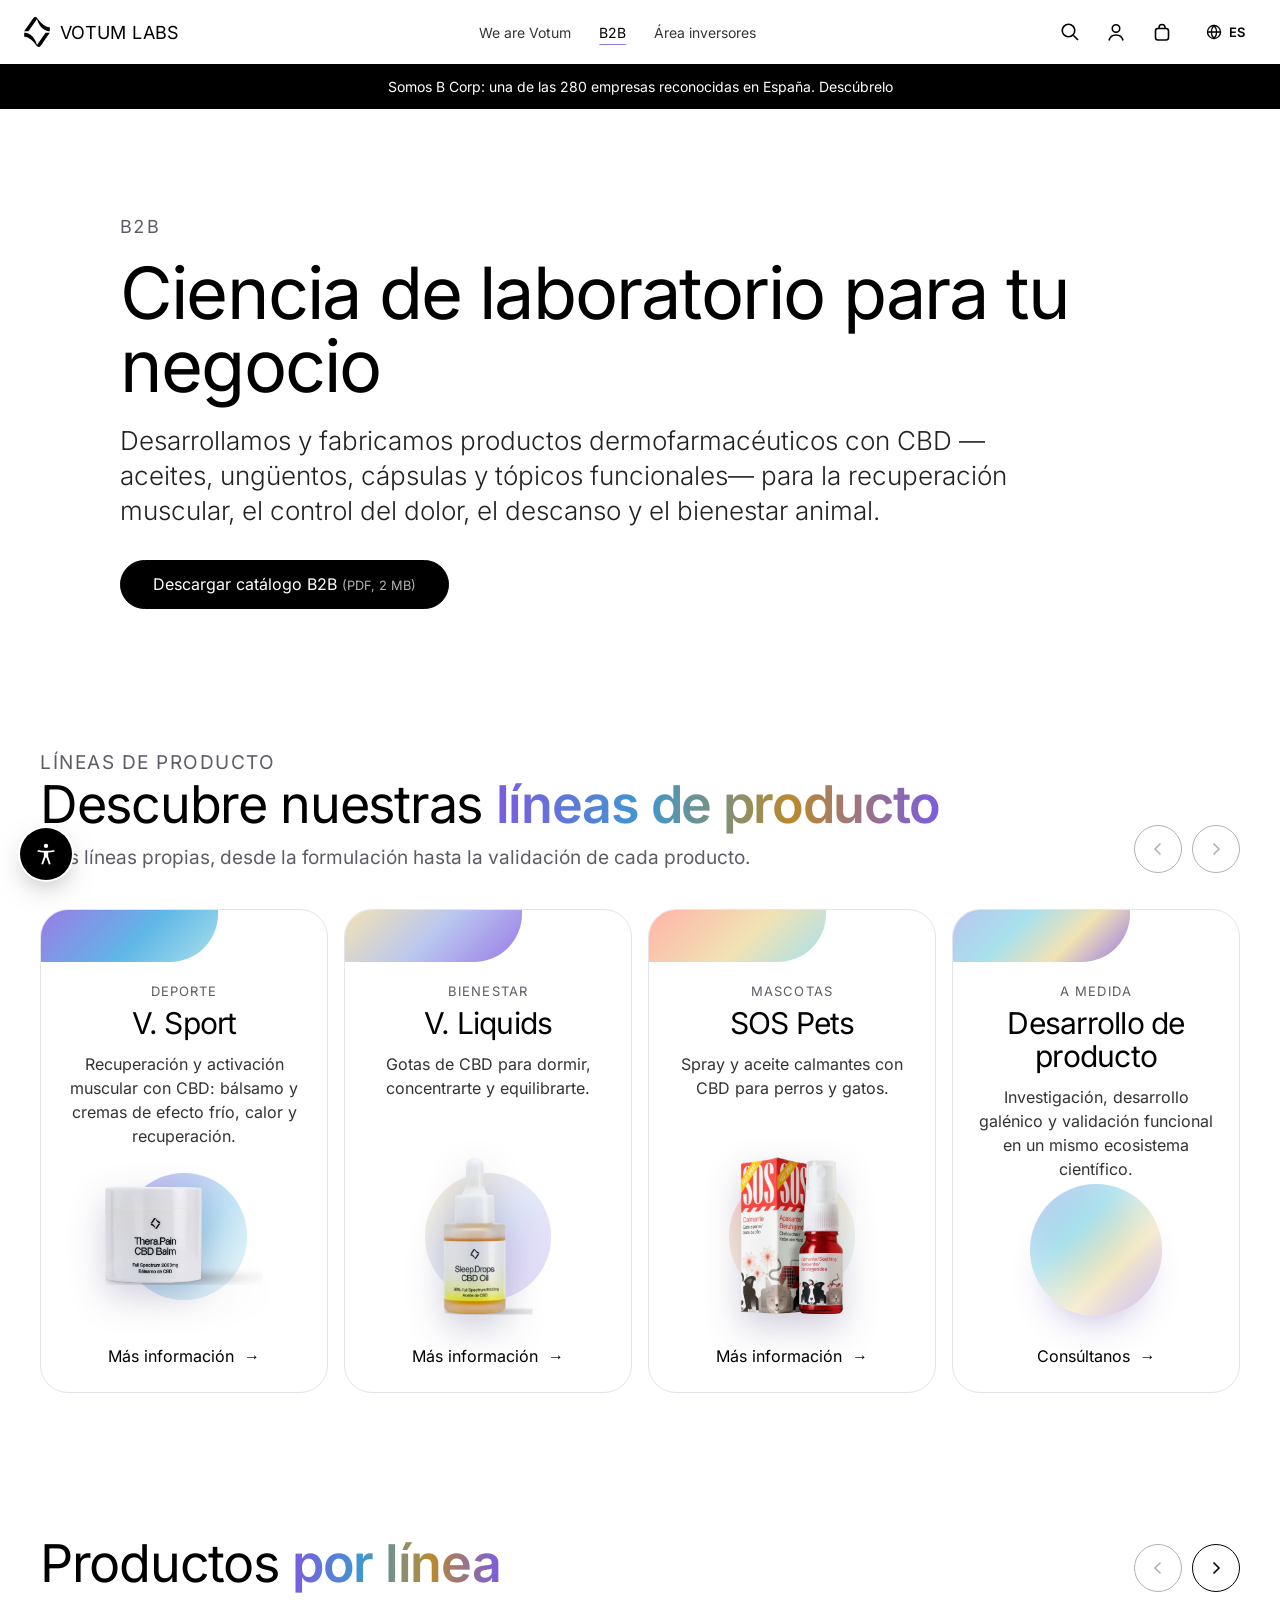
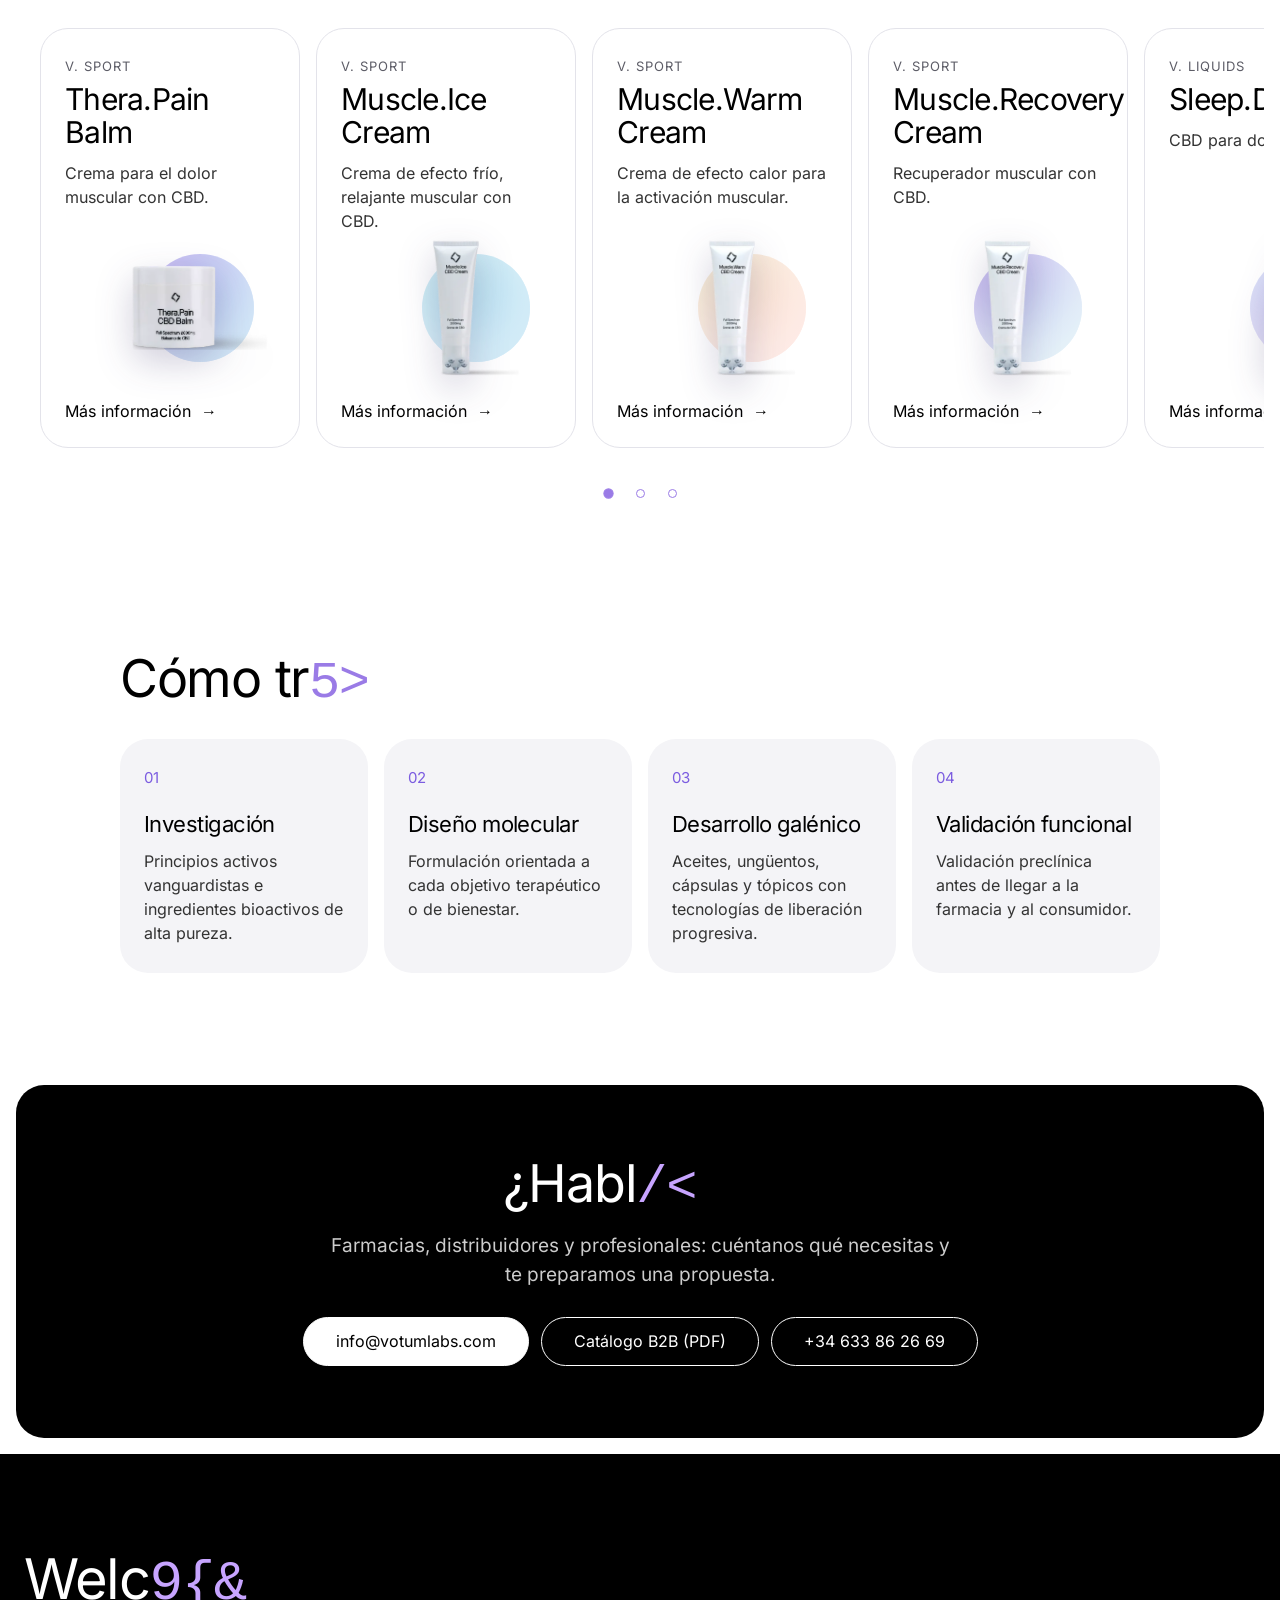
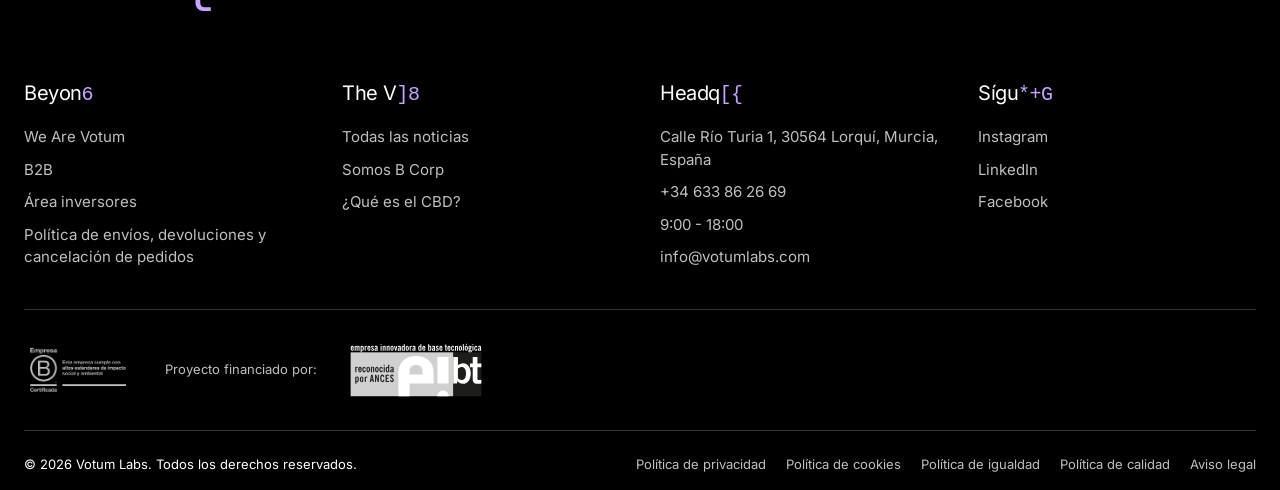
<file: docs/b2b.html>
<!doctype html>
<html lang="es">
<head>
	<meta charset="UTF-8">
	<meta name="viewport" content="width=device-width, initial-scale=1">
	<title>B2B &#8211; Votum Labs</title>
	<!-- votum:meta -->
	<meta name="description" content="Líneas de producto y desarrollo dermofarmacéutico de Votum Labs para farmacias, distribuidores y profesionales.">
	<link rel="alternate" hreflang="es" href="https://faycal9ib.github.io/votum-web/b2b.html">
	<link rel="alternate" hreflang="en" href="https://faycal9ib.github.io/votum-web/en/b2b.html">
	<link rel="alternate" hreflang="x-default" href="https://faycal9ib.github.io/votum-web/b2b.html">
	<meta property="og:type" content="website">
	<meta property="og:site_name" content="Votum Labs">
	<meta property="og:locale" content="es_ES">
	<meta property="og:locale:alternate" content="en_GB">
	<meta property="og:title" content="B2B – Votum Labs">
	<meta property="og:description" content="Líneas de producto y desarrollo dermofarmacéutico de Votum Labs para farmacias, distribuidores y profesionales.">
	<meta property="og:url" content="https://faycal9ib.github.io/votum-web/b2b.html">
	<meta property="og:image" content="https://faycal9ib.github.io/votum-web/assets/img/og-votumlabs.jpg">
	<meta property="og:image:width" content="1200">
	<meta property="og:image:height" content="630">
	<meta property="og:image:alt" content="Votum Labs, laboratorio biotecnológico: ciencia que llega de la farmacia al consumidor">
	<meta name="twitter:card" content="summary_large_image">
	<!-- /votum:meta -->
<meta name="robots" content="noindex, nofollow">
	<script>try{var p=JSON.parse(localStorage.getItem('votumA11y')||'{}'),c=document.documentElement.classList;if(p.text)c.add('a11y-text-'+p.text);['contrast','links','readable','reduce-motion'].forEach(function(k){if(p[k])c.add('a11y-'+k)})}catch(e){}</script>

<link rel='stylesheet' id='orbita-css' href='style.css?ver=2.3.4' media='all' />
<link rel='stylesheet' id='votum-brand-css' href='brand.css?ver=1.0.0' media='all' />
<link rel='stylesheet' id='votum-sections-css' href='sections.css?ver=1.0.0' media='all' />
<link rel="icon" type="image/svg+xml" href="assets/img/votumlabs-fav.svg">
</head>
<body class="page page-b2b wp-theme-orbita">
<a class="skip-link screen-reader-text" href="#ob-main">Saltar al contenido</a>

<header class="ob-globalnav" id="ob-globalnav">
	<nav class="ob-globalnav__inner" aria-label="Global">
		<a class="ob-globalnav__brand" href="./">
			<span class="ob-mark"><svg aria-hidden="true" focusable="false" xmlns="http://www.w3.org/2000/svg" id="Livello_2" data-name="Livello 2" viewBox="0 0 1236.66 1448.73"><g id="Livello_1-2" data-name="Livello 1"><g><path d="M515.34,1.95c-19.4,5.1-36,15.3-57,35.2-18.7,17.7-38.6,42.6-68.2,85.3-8.7,12.6-23.3,33.6-32.4,46.5C299.14,252.35.84,684.45.84,685.95c0,.7,32.9,1,101.9,1h102l206.2-293,206.2-293.1,10.2,30.8c54.5,163.9,128.4,291.8,223.5,387.2,95,95.2,206.6,151.1,328.6,164.5,18,2,55.6,3.8,56.6,2.8.5-.5.7-43.1.6-94.8l-.3-93.9-16-.7c-104.9-4.3-214.3-52.7-322-142.3-68.1-56.6-140.3-134.6-219-236.5-33.9-43.9-42.2-53.8-61.5-73-22.6-22.7-38.2-33.7-57-40.2-14.8-5.1-32.6-6.2-45.5-2.8Z"></path><path d="M.34,763.15c-.3.7-.4,43.4-.3,94.8l.3,93.5,16,.6c126.7,5.1,259.3,74.5,389.3,203.7,44.2,43.9,99.6,107.6,145.6,167.2,40.8,52.9,53.1,67.5,72,85.8,14.7,14.2,26.2,22.7,40.1,29.7,15.9,8,27.4,10.8,43,10.2,10.3-.3,13.4-.8,21.9-3.7,21.6-7.3,43.8-24.4,68.9-53,13.3-15.2,28.2-34.9,49.4-65.5,8.7-12.7,24.9-35.8,35.9-51.5,24.7-35.1,92.6-133.1,194-280,142.2-205.9,159.4-230.9,159.4-232,0-.7-31.7-1-101.9-1h-101.9l-206.2,293-206.2,293.1-11.3-33.8c-34.3-102.9-74-186.6-125-263.8-97.5-147.6-223.2-241.8-366.5-274.9-30.4-7-59.3-10.9-92.5-12.6-25-1.2-23.5-1.2-24,.2Z"></path></g></g></svg></span>			<span>Votum Labs</span>
		</a>

		<ul id="ob-menu" class="ob-menu"><li class="menu-item"><a href="https://votumlabs.com/we-are-votum/" data-vt-decode="hover">We are Votum</a></li>
<li class="menu-item"><a href="b2b.html" data-vt-decode="hover" aria-current="page">B2B</a></li>
<li class="menu-item"><a href="inversores.html" data-vt-decode="hover">Área inversores</a></li>
</ul>
		<div class="ob-globalnav__actions">
			<button class="ob-icon-btn" type="button" data-ob-search aria-label="Buscar">
				<svg viewBox="0 0 20 20" fill="none" stroke="currentColor" stroke-width="1.6"><circle cx="8.5" cy="8.5" r="6.25"/><path d="M13.25 13.25L18 18"/></svg>
			</button>
			<a class="ob-icon-btn" href="https://votumlabs.com/account/" aria-label="Mi cuenta">
				<svg viewBox="0 0 20 20" fill="none" stroke="currentColor" stroke-width="1.6"><circle cx="10" cy="6.5" r="3.75"/><path d="M3 18.5c.8-3.6 3.6-5.5 7-5.5s6.2 1.9 7 5.5"/></svg>
			</a>
			<a class="ob-icon-btn" href="https://votumlabs.com/?page_id=18" aria-label="Tienda">
				<svg viewBox="0 0 20 20" fill="none" stroke="currentColor" stroke-width="1.6"><rect x="3.5" y="6.5" width="13" height="11.5" rx="2.5"/><path d="M7 6.5V5.5a3 3 0 016 0v1"/></svg>
			</a>
				<div class="ob-lang">
		<button class="ob-lang__toggle" type="button" aria-expanded="false" aria-controls="ob-lang-list">
			<svg viewBox="0 0 20 20" fill="none" stroke="currentColor" stroke-width="1.5" aria-hidden="true"><circle cx="10" cy="10" r="7.25"/><path d="M2.75 10h14.5M10 2.75c2 2.1 3 4.5 3 7.25s-1 5.15-3 7.25c-2-2.1-3-4.5-3-7.25s1-5.15 3-7.25z"/></svg>
			<span class="screen-reader-text">Idioma: Español</span>
			<span class="ob-lang__code" aria-hidden="true">ES</span>
		</button>
		<ul class="ob-lang__list" id="ob-lang-list" hidden>
			<li><span class="ob-lang__item is-current" aria-current="true" lang="es">Español</span></li>
			<li><a class="ob-lang__item" href="en/b2b.html" lang="en" hreflang="en">English</a></li>
		</ul>
	</div>
				<button class="ob-icon-btn ob-menu-trigger" type="button" aria-expanded="false" aria-controls="ob-menu" aria-label="Menú">
				<svg viewBox="0 0 20 20" fill="none" stroke="currentColor" stroke-width="1.6"><path d="M3 7h14M3 13h14"/></svg>
			</button>
		</div>
	</nav>
	<form class="screen-reader-text" role="search" method="get" action="https://votumlabs.com/" id="ob-search">
		<label for="ob-search-input">Buscar</label>
		<input id="ob-search-input" type="search" name="s" value="">
	</form>
</header>
<div class="ob-backdrop" aria-hidden="true"></div>

	<div class="ob-ribbon">
		Somos B Corp: una de las 280 empresas reconocidas en España.		<a href="https://votumlabs.com/blog/votum-world-es-empresa-b-corp/">Descúbrelo</a>
	</div>
<main id="ob-main" class="ob-main" data-vt-trail>
	<section class="ob-page-hero" aria-labelledby="vt-b2b-title">
		<div class="ob-block__inner ob-reveal">
			<p class="ob-eyebrow" data-vt-decode>B2B</p>
			<h1 id="vt-b2b-title" data-vt-decode>Ciencia de laboratorio para tu negocio</h1>
			<p class="ob-lead">Desarrollamos y fabricamos productos dermofarmacéuticos con CBD —aceites, ungüentos, cápsulas y tópicos funcionales— para la recuperación muscular, el control del dolor, el descanso y el bienestar animal.</p>
			<div class="ob-block__cta"><a class="ob-btn" href="assets/catalogo/votum-labs-catalogo-b2b.pdf" download>Descargar catálogo B2B <small>(PDF, 2 MB)</small></a></div>
		</div>
	</section>

	<section class="vt-lines" aria-labelledby="vt-lines-title" aria-roledescription="carrusel" data-vt-carousel>
		<div class="vt-lines__head">
			<div>
				<p class="ob-eyebrow" data-vt-decode>Líneas de producto</p>
				<h2 id="vt-lines-title">Descubre nuestras <strong>líneas de producto</strong></h2>
				<p>Tres líneas propias, desde la formulación hasta la validación de cada producto.</p>
			</div>
			<div class="vt-lines__nav">
				<button class="vt-lines__arrow" type="button" data-vt-prev aria-label="Líneas anteriores" aria-controls="vt-lines-track"><svg viewBox="0 0 20 20" fill="none" stroke="currentColor" stroke-width="1.6" aria-hidden="true"><path d="M12.5 4.5L7 10l5.5 5.5"/></svg></button>
				<button class="vt-lines__arrow" type="button" data-vt-next aria-label="Líneas siguientes" aria-controls="vt-lines-track"><svg viewBox="0 0 20 20" fill="none" stroke="currentColor" stroke-width="1.6" aria-hidden="true"><path d="M7.5 4.5L13 10l-5.5 5.5"/></svg></button>
			</div>
		</div>
		<ul class="vt-lines__track" id="vt-lines-track" tabindex="0" aria-label="Líneas de producto: usa las flechas del teclado para desplazarte">
			<li class="vt-lines__slide">
				<a class="vt-line" href="https://votumlabs.com/tienda/cbd-sport/" style="--vt-line: linear-gradient(135deg,#9a7be6,#5fb7e6 55%,#a8e0ec)">
					<p class="vt-line__kicker">Deporte</p>
					<h3 class="vt-line__title">V. Sport</h3>
					<p class="vt-line__text">Recuperación y activación muscular con CBD: bálsamo y cremas de efecto frío, calor y recuperación.</p>
					<span class="vt-line__media" aria-hidden="true"><img src="assets/img/productos/thera-pain-balm.webp" alt="" loading="lazy" width="320" height="320"></span>
					<span class="vt-line__more">Más información</span>
				</a>
			</li>
			<li class="vt-lines__slide">
				<a class="vt-line" href="https://votumlabs.com/tienda/cbd-para-la-ansiedad/" style="--vt-line: linear-gradient(135deg,#f1e2b4,#b9c6f0 50%,#9a7be6)">
					<p class="vt-line__kicker">Bienestar</p>
					<h3 class="vt-line__title">V. Liquids</h3>
					<p class="vt-line__text">Gotas de CBD para dormir, concentrarte y equilibrarte.</p>
					<span class="vt-line__media" aria-hidden="true"><img src="assets/img/productos/sleep-drops-oil.webp" alt="" loading="lazy" width="320" height="320"></span>
					<span class="vt-line__more">Más información</span>
				</a>
			</li>
			<li class="vt-lines__slide">
				<a class="vt-line" href="https://sospets.es/" style="--vt-line: linear-gradient(135deg,#ffb4a8,#f1e2b4 55%,#a8e0ec)">
					<p class="vt-line__kicker">Mascotas</p>
					<h3 class="vt-line__title">SOS Pets</h3>
					<p class="vt-line__text">Spray y aceite calmantes con CBD para perros y gatos.</p>
					<span class="vt-line__media" aria-hidden="true"><img src="assets/img/productos/sos-spray.webp" alt="" loading="lazy" width="320" height="320"></span>
					<span class="vt-line__more">Más información</span>
				</a>
			</li>
			<li class="vt-lines__slide">
				<a class="vt-line" href="mailto:info@votumlabs.com?subject=Consulta%20B2B%3A%20desarrollo%20de%20producto" style="--vt-line: var(--ob-iris)">
					<p class="vt-line__kicker">A medida</p>
					<h3 class="vt-line__title">Desarrollo de producto</h3>
					<p class="vt-line__text">Investigación, desarrollo galénico y validación funcional en un mismo ecosistema científico.</p>
					<span class="vt-line__orb" aria-hidden="true"></span>
					<span class="vt-line__more">Consúltanos</span>
				</a>
			</li>
		</ul>
		<div class="vt-lines__dots"></div>
	</section>

	<section class="vt-lines vt-lines--products" aria-labelledby="vt-products-title" aria-roledescription="carrusel" data-vt-carousel>
		<div class="vt-lines__head">
			<div>
				<h2 id="vt-products-title">Productos <strong>por línea</strong></h2>
			</div>
			<div class="vt-lines__nav">
				<button class="vt-lines__arrow" type="button" data-vt-prev aria-label="Productos anteriores" aria-controls="vt-products-track"><svg viewBox="0 0 20 20" fill="none" stroke="currentColor" stroke-width="1.6" aria-hidden="true"><path d="M12.5 4.5L7 10l5.5 5.5"/></svg></button>
				<button class="vt-lines__arrow" type="button" data-vt-next aria-label="Productos siguientes" aria-controls="vt-products-track"><svg viewBox="0 0 20 20" fill="none" stroke="currentColor" stroke-width="1.6" aria-hidden="true"><path d="M7.5 4.5L13 10l-5.5 5.5"/></svg></button>
			</div>
		</div>
		<ul class="vt-lines__track" id="vt-products-track" tabindex="0" aria-label="Productos por línea: usa las flechas del teclado para desplazarte">
			<li class="vt-lines__slide"><a class="vt-line" href="https://votumlabs.com/producto/balsamo-recuperador-cbd/" style="--vt-line: linear-gradient(135deg,#9a7be6,#5fb7e6)"><p class="vt-line__kicker">V. Sport</p><h3 class="vt-line__title">Thera.Pain Balm</h3><p class="vt-line__text">Crema para el dolor muscular con CBD.</p><span class="vt-line__media" aria-hidden="true"><img src="assets/img/productos/thera-pain-balm.webp" alt="" loading="lazy" width="320" height="320"></span><span class="vt-line__more">Más información</span></a></li>
			<li class="vt-lines__slide"><a class="vt-line" href="https://votumlabs.com/producto/crema-efecto-frio-cbd/" style="--vt-line: linear-gradient(135deg,#a8e0ec,#5fb7e6)"><p class="vt-line__kicker">V. Sport</p><h3 class="vt-line__title">Muscle.Ice Cream</h3><p class="vt-line__text">Crema de efecto frío, relajante muscular con CBD.</p><span class="vt-line__media" aria-hidden="true"><img src="assets/img/productos/muscle-ice-cream.webp" alt="" loading="lazy" width="320" height="320"></span><span class="vt-line__more">Más información</span></a></li>
			<li class="vt-lines__slide"><a class="vt-line" href="https://votumlabs.com/producto/gel-calor-cbd/" style="--vt-line: linear-gradient(135deg,#f1e2b4,#ffb4a8)"><p class="vt-line__kicker">V. Sport</p><h3 class="vt-line__title">Muscle.Warm Cream</h3><p class="vt-line__text">Crema de efecto calor para la activación muscular.</p><span class="vt-line__media" aria-hidden="true"><img src="assets/img/productos/muscle-warm-cream.webp" alt="" loading="lazy" width="320" height="320"></span><span class="vt-line__more">Más información</span></a></li>
			<li class="vt-lines__slide"><a class="vt-line" href="https://votumlabs.com/producto/gel-recuperacion-cbd/" style="--vt-line: linear-gradient(135deg,#9a7be6,#a8e0ec)"><p class="vt-line__kicker">V. Sport</p><h3 class="vt-line__title">Muscle.Recovery Cream</h3><p class="vt-line__text">Recuperador muscular con CBD.</p><span class="vt-line__media" aria-hidden="true"><img src="assets/img/productos/muscle-recovery-cream.webp" alt="" loading="lazy" width="320" height="320"></span><span class="vt-line__more">Más información</span></a></li>
			<li class="vt-lines__slide"><a class="vt-line" href="https://votumlabs.com/producto/gotas-cbd-para-dormir/" style="--vt-line: linear-gradient(135deg,#b9c6f0,#9a7be6)"><p class="vt-line__kicker">V. Liquids</p><h3 class="vt-line__title">Sleep.Drops Oil</h3><p class="vt-line__text">CBD para dormir.</p><span class="vt-line__media" aria-hidden="true"><img src="assets/img/productos/sleep-drops-oil.webp" alt="" loading="lazy" width="320" height="320"></span><span class="vt-line__more">Más información</span></a></li>
			<li class="vt-lines__slide"><a class="vt-line" href="https://votumlabs.com/producto/cbd-para-estudiar/" style="--vt-line: linear-gradient(135deg,#f1e2b4,#b9c6f0)"><p class="vt-line__kicker">V. Liquids</p><h3 class="vt-line__title">Focus.Drops Oil</h3><p class="vt-line__text">Suplemento para la concentración con CBD.</p><span class="vt-line__media" aria-hidden="true"><img src="assets/img/productos/focus-drops-oil.webp" alt="" loading="lazy" width="320" height="320"></span><span class="vt-line__more">Más información</span></a></li>
			<li class="vt-lines__slide"><a class="vt-line" href="https://votumlabs.com/producto/intimate-drops-oil/" style="--vt-line: linear-gradient(135deg,#ffb4a8,#9a7be6)"><p class="vt-line__kicker">V. Liquids</p><h3 class="vt-line__title">Intimate.Drops Oil</h3><p class="vt-line__text">CBD para el dolor menstrual.</p><span class="vt-line__media" aria-hidden="true"><img src="assets/img/productos/intimate-drops-oil.webp" alt="" loading="lazy" width="320" height="320"></span><span class="vt-line__more">Más información</span></a></li>
			<li class="vt-lines__slide"><a class="vt-line" href="https://votumlabs.com/producto/balance-drops-oil/" style="--vt-line: linear-gradient(135deg,#a8e0ec,#f1e2b4)"><p class="vt-line__kicker">V. Liquids</p><h3 class="vt-line__title">Balance.Drops Oil</h3><p class="vt-line__text">Gotas de CBD contra el estrés y la ansiedad.</p><span class="vt-line__media" aria-hidden="true"><img src="assets/img/productos/balance-drops-oil.webp" alt="" loading="lazy" width="320" height="320"></span><span class="vt-line__more">Más información</span></a></li>
			<li class="vt-lines__slide"><a class="vt-line" href="https://sospets.es/tienda/spray/" style="--vt-line: linear-gradient(135deg,#ffb4a8,#f1e2b4)"><p class="vt-line__kicker">SOS Pets</p><h3 class="vt-line__title">Spray calmante</h3><p class="vt-line__text">Spray calmante para perros y gatos en situaciones de estrés.</p><span class="vt-line__media" aria-hidden="true"><img src="assets/img/productos/sos-spray.webp" alt="" loading="lazy" width="320" height="320"></span><span class="vt-line__more">Más información</span></a></li>
			<li class="vt-lines__slide"><a class="vt-line" href="https://sospets.es/tienda/aceite/" style="--vt-line: linear-gradient(135deg,#f1e2b4,#a8e0ec)"><p class="vt-line__kicker">SOS Pets</p><h3 class="vt-line__title">Aceite calmante</h3><p class="vt-line__text">Aceite para el bienestar diario de perros y gatos.</p><span class="vt-line__media" aria-hidden="true"><img src="assets/img/productos/sos-aceite.webp" alt="" loading="lazy" width="320" height="320"></span><span class="vt-line__more">Más información</span></a></li>
			<li class="vt-lines__slide"><a class="vt-line" href="https://sospets.es/tienda/sos-dol/" style="--vt-line: linear-gradient(135deg,#ffb4a8,#a8e0ec)"><p class="vt-line__kicker">SOS Pets</p><h3 class="vt-line__title">SOS Dol</h3><p class="vt-line__text">Crema de masaje con CBD y árnica para perros y gatos.</p><span class="vt-line__media" aria-hidden="true"><img src="assets/img/productos/sos-dol.webp" alt="" loading="lazy" width="320" height="320"></span><span class="vt-line__more">Más información</span></a></li>
		</ul>
		<div class="vt-lines__dots"></div>
	</section>

	<section class="ob-block" aria-labelledby="vt-how">
		<div class="ob-block__inner">
			<h2 id="vt-how" data-vt-decode class="ob-reveal">Cómo trabajamos</h2>
			<ol class="vt-steps ob-reveal">
				<li><h3>Investigación</h3><p>Principios activos vanguardistas e ingredientes bioactivos de alta pureza.</p></li>
				<li><h3>Diseño molecular</h3><p>Formulación orientada a cada objetivo terapéutico o de bienestar.</p></li>
				<li><h3>Desarrollo galénico</h3><p>Aceites, ungüentos, cápsulas y tópicos con tecnologías de liberación progresiva.</p></li>
				<li><h3>Validación funcional</h3><p>Validación preclínica antes de llegar a la farmacia y al consumidor.</p></li>
			</ol>
		</div>
	</section>

	<section class="vt-cta theme-dark ob-reveal" aria-labelledby="vt-b2b-contact">
		<h2 id="vt-b2b-contact" data-vt-decode>¿Hablamos?</h2>
		<p>Farmacias, distribuidores y profesionales: cuéntanos qué necesitas y te preparamos una propuesta.</p>
		<div class="ob-unit__ctas">
			<a class="ob-btn" href="mailto:info@votumlabs.com?subject=Consulta%20B2B">info@votumlabs.com</a>
			<a class="ob-btn ob-btn--secondary" href="assets/catalogo/votum-labs-catalogo-b2b.pdf" download>Catálogo B2B (PDF)</a>
			<a class="ob-btn ob-btn--secondary" href="https://wa.me/+34633862669">+34 633 86 26 69</a>
		</div>
	</section>
</main>
<footer class="ob-footer" data-vt-trail aria-label="Pie de página">
	<div class="ob-footer__inner">
		<p class="ob-footer__title" data-vt-decode>Welcome to your new welfare</p>

		<div class="ob-directory">
							<nav aria-label="Beyond Votum">
					<h3 data-vt-decode>Beyond Votum</h3>
					<ul>
													<li><a href="https://votumlabs.com/we-are-votum/">We Are Votum</a></li>
													<li><a href="b2b.html">B2B</a></li>
													<li><a href="inversores.html">Área inversores</a></li>
													<li><a href="https://votumlabs.com/refund-policy/">Política de envíos, devoluciones y cancelación de pedidos</a></li>
											</ul>
				</nav>
							<nav aria-label="The Votum Post">
					<h3 data-vt-decode>The Votum Post</h3>
					<ul>
													<li><a href="https://votumlabs.com/the-v-w-post/">Todas las noticias</a></li>
													<li><a href="https://votumlabs.com/blog/votum-world-es-empresa-b-corp/">Somos B Corp</a></li>
													<li><a href="https://votumlabs.com/blog/que-es-cbd/">¿Qué es el CBD?</a></li>
											</ul>
				</nav>
			
			<div>
				<h3 data-vt-decode>Headquarters</h3>
				<p>Calle Río Turia 1, 30564 Lorquí, Murcia, España</p>
				<ul>
											<li><a href="https://wa.me/+34633862669">+34 633 86 26 69</a></li>
										<li>9:00 - 18:00</li>
											<li><a href="mailto:info@votumlabs.com">info@votumlabs.com</a></li>
									</ul>
			</div>

			<div>
				<h3 data-vt-decode>Síguenos</h3>
				<ul>
					<li><a href="https://www.instagram.com/votumlabs/">Instagram</a></li>
					<li><a href="https://www.linkedin.com/company/votum-labs/">LinkedIn</a></li>
					<li><a href="https://www.facebook.com/p/Votum-Labs-100083191074836/">Facebook</a></li>
				</ul>
			</div>
		</div>

		<div class="ob-footer__badges">
			<a href="https://votumlabs.com/blog/votum-world-es-empresa-b-corp/">
				<img src="assets/img/LogoESPTagESP_Estandares_Negro-1.png" class="ob-badge-bcorp" alt="Empresa B Corp certificada" loading="lazy">
			</a>
			<span>Proyecto financiado por:</span>
			<img src="assets/img/Eibt-logo-footer-1.svg" alt="EIBT" loading="lazy">
		</div>

		
		<div class="ob-footer__legal">
			<span>
				© 2026 Votum Labs. Todos los derechos reservados.			</span>
			<ul id="menu-votum-legal" class="menu"><li id="menu-item-47" class="menu-item menu-item-type-custom menu-item-object-custom menu-item-47"><a href="https://votumlabs.com/privacy-policy/">Política de privacidad</a></li>
<li id="menu-item-48" class="menu-item menu-item-type-custom menu-item-object-custom menu-item-48"><a href="https://votumlabs.com/cookies-policy/">Política de cookies</a></li>
<li id="menu-item-49" class="menu-item menu-item-type-custom menu-item-object-custom menu-item-49"><a href="https://votumlabs.com/politica-de-igualdad/">Política de igualdad</a></li>
<li id="menu-item-50" class="menu-item menu-item-type-custom menu-item-object-custom menu-item-50"><a href="https://votumlabs.com/politica-de-calidad/">Política de calidad</a></li>
<li id="menu-item-51" class="menu-item menu-item-type-custom menu-item-object-custom menu-item-51"><a href="https://votumlabs.com/aviso-legal/">Aviso legal</a></li>
</ul>		</div>
	</div>
</footer>
	<div class="ob-a11y" data-vt-no-trail>
		<button class="ob-a11y__toggle" type="button" aria-expanded="false" aria-controls="ob-a11y-panel">
			<svg viewBox="0 0 24 24" fill="currentColor" aria-hidden="true"><circle cx="12" cy="4.5" r="2"/><path d="M4.5 8.2c2.4.6 4.9.9 7.5.9s5.1-.3 7.5-.9l.5 1.6c-1.9.5-3.9.8-6 .9v3.6l2.3 6.9-1.6.6-2.2-6.3h-1l-2.2 6.3-1.6-.6L10 14.3v-3.6c-2.1-.1-4.1-.4-6-.9z"/></svg>
			<span class="screen-reader-text">Opciones de accesibilidad</span>
		</button>
		<div class="ob-a11y__panel" id="ob-a11y-panel" role="group" aria-labelledby="ob-a11y-title" hidden>
			<p class="ob-a11y__title" id="ob-a11y-title">Accesibilidad</p>
			<div class="ob-a11y__row" role="group" aria-label="Tamaño del texto">
				<span>Tamaño del texto</span>
				<div class="ob-a11y__sizes">
					<button type="button" data-a11y-text="0" aria-pressed="true" aria-label="Texto normal">A</button>
					<button type="button" data-a11y-text="1" aria-pressed="false" aria-label="Texto grande">A+</button>
					<button type="button" data-a11y-text="2" aria-pressed="false" aria-label="Texto muy grande">A++</button>
				</div>
			</div>
							<button type="button" class="ob-a11y__switch" data-a11y="contrast" aria-pressed="false">
					<span>Alto contraste</span><span class="ob-a11y__knob" aria-hidden="true"></span>
				</button>
							<button type="button" class="ob-a11y__switch" data-a11y="links" aria-pressed="false">
					<span>Subrayar enlaces</span><span class="ob-a11y__knob" aria-hidden="true"></span>
				</button>
							<button type="button" class="ob-a11y__switch" data-a11y="readable" aria-pressed="false">
					<span>Fuente legible</span><span class="ob-a11y__knob" aria-hidden="true"></span>
				</button>
							<button type="button" class="ob-a11y__switch" data-a11y="reduce-motion" aria-pressed="false">
					<span>Detener animaciones</span><span class="ob-a11y__knob" aria-hidden="true"></span>
				</button>
						<button type="button" class="ob-a11y__reset" data-a11y-reset>Restablecer</button>
		</div>
	</div>
<script data-wp-strategy="defer" defer id="orbita-js" src="assets/js/main.js?ver=2.3.4"></script>
<script data-wp-strategy="defer" defer id="orbita-effects-js" src="assets/js/effects.js?ver=2.3.4"></script>
<script data-wp-strategy="defer" defer id="orbita-a11y-js" src="assets/js/a11y.js?ver=2.3.4"></script>
<script defer id="votum-sections-js" src="assets/js/sections.js?ver=1.0.0"></script>
</body>
</html>
</file>
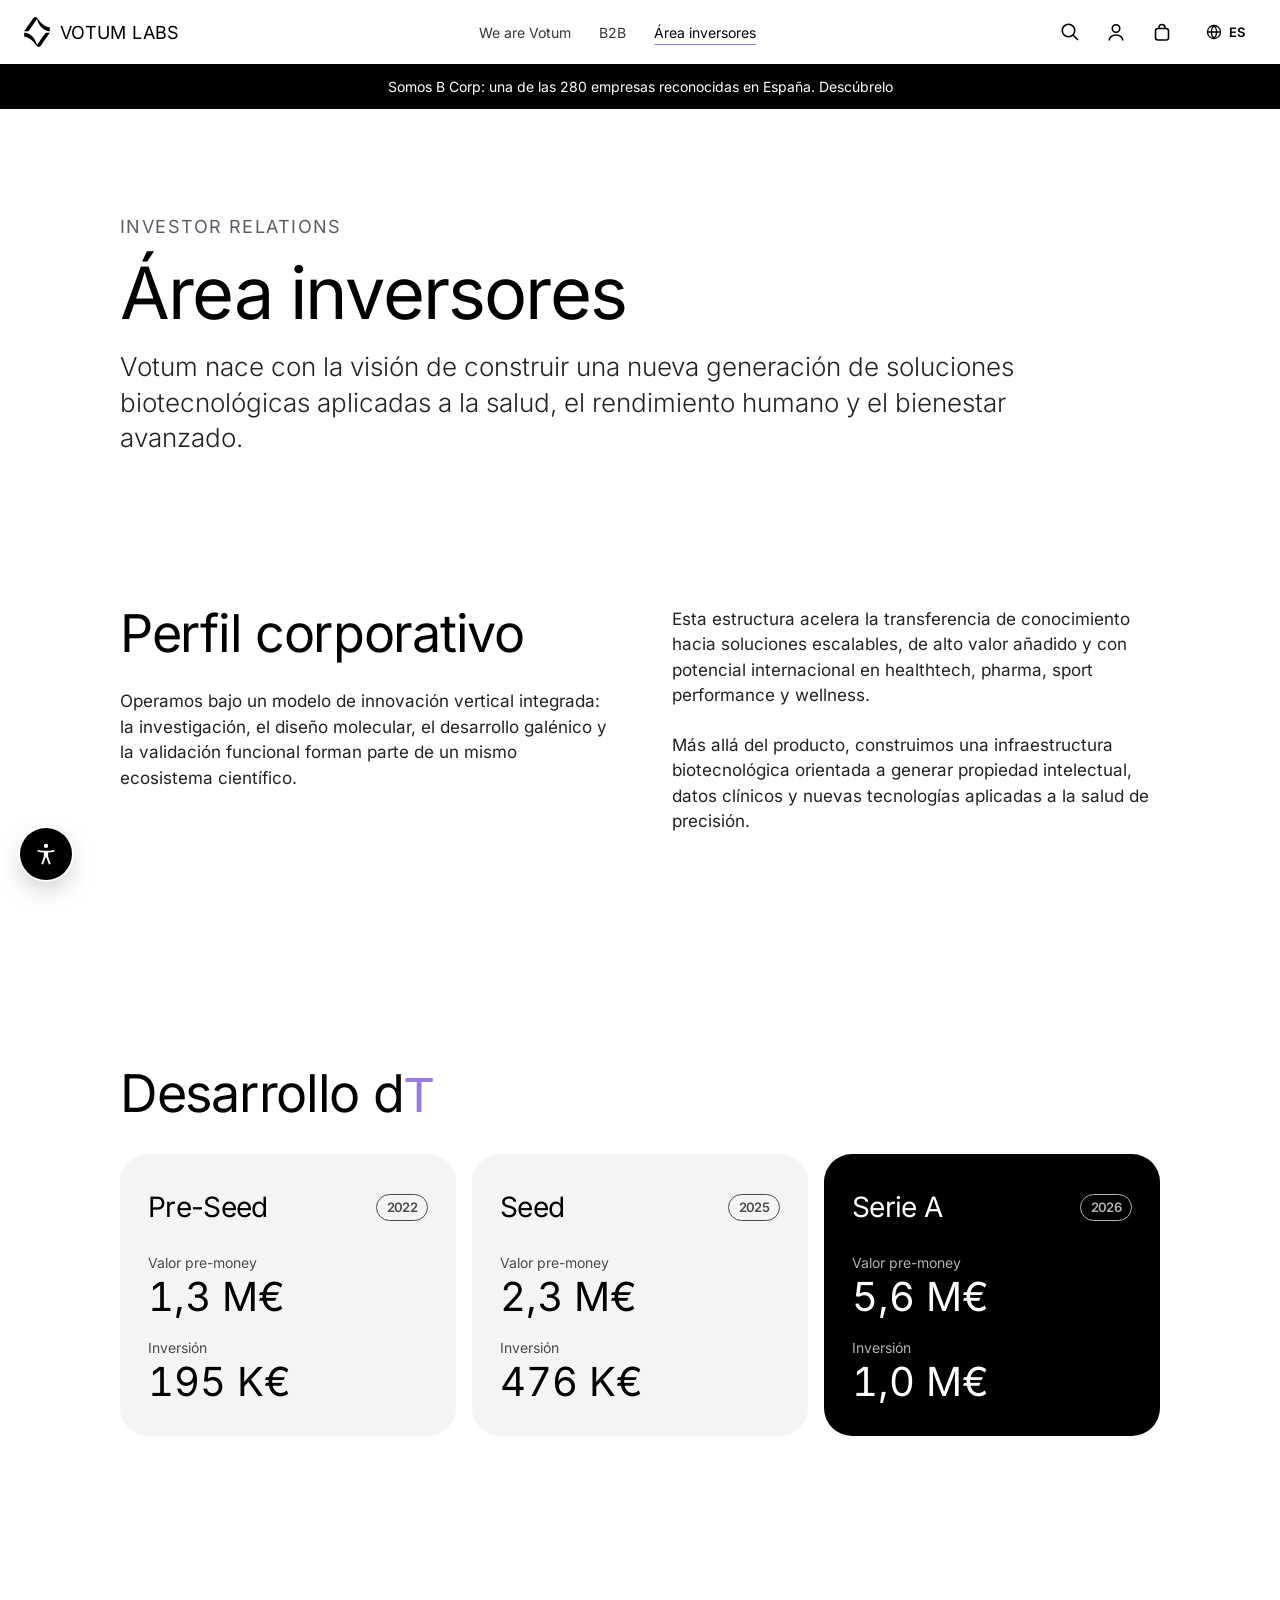
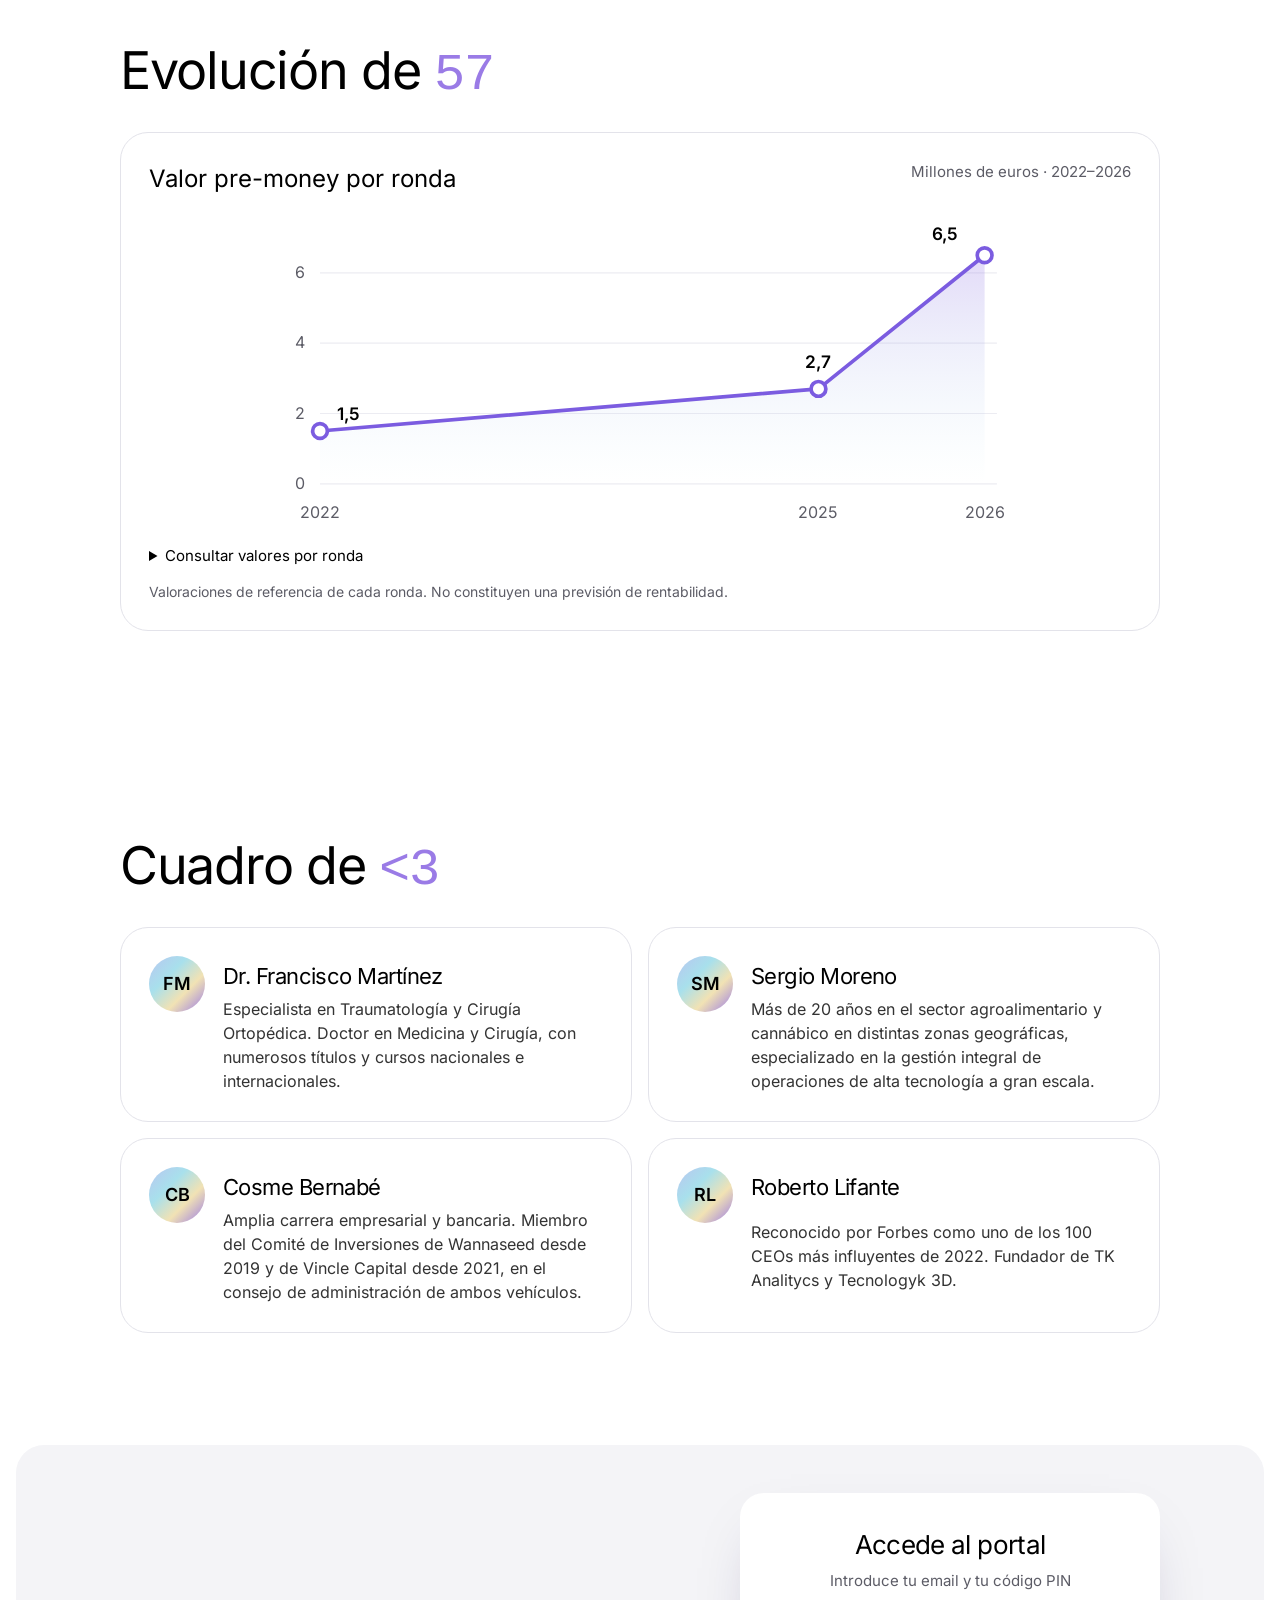
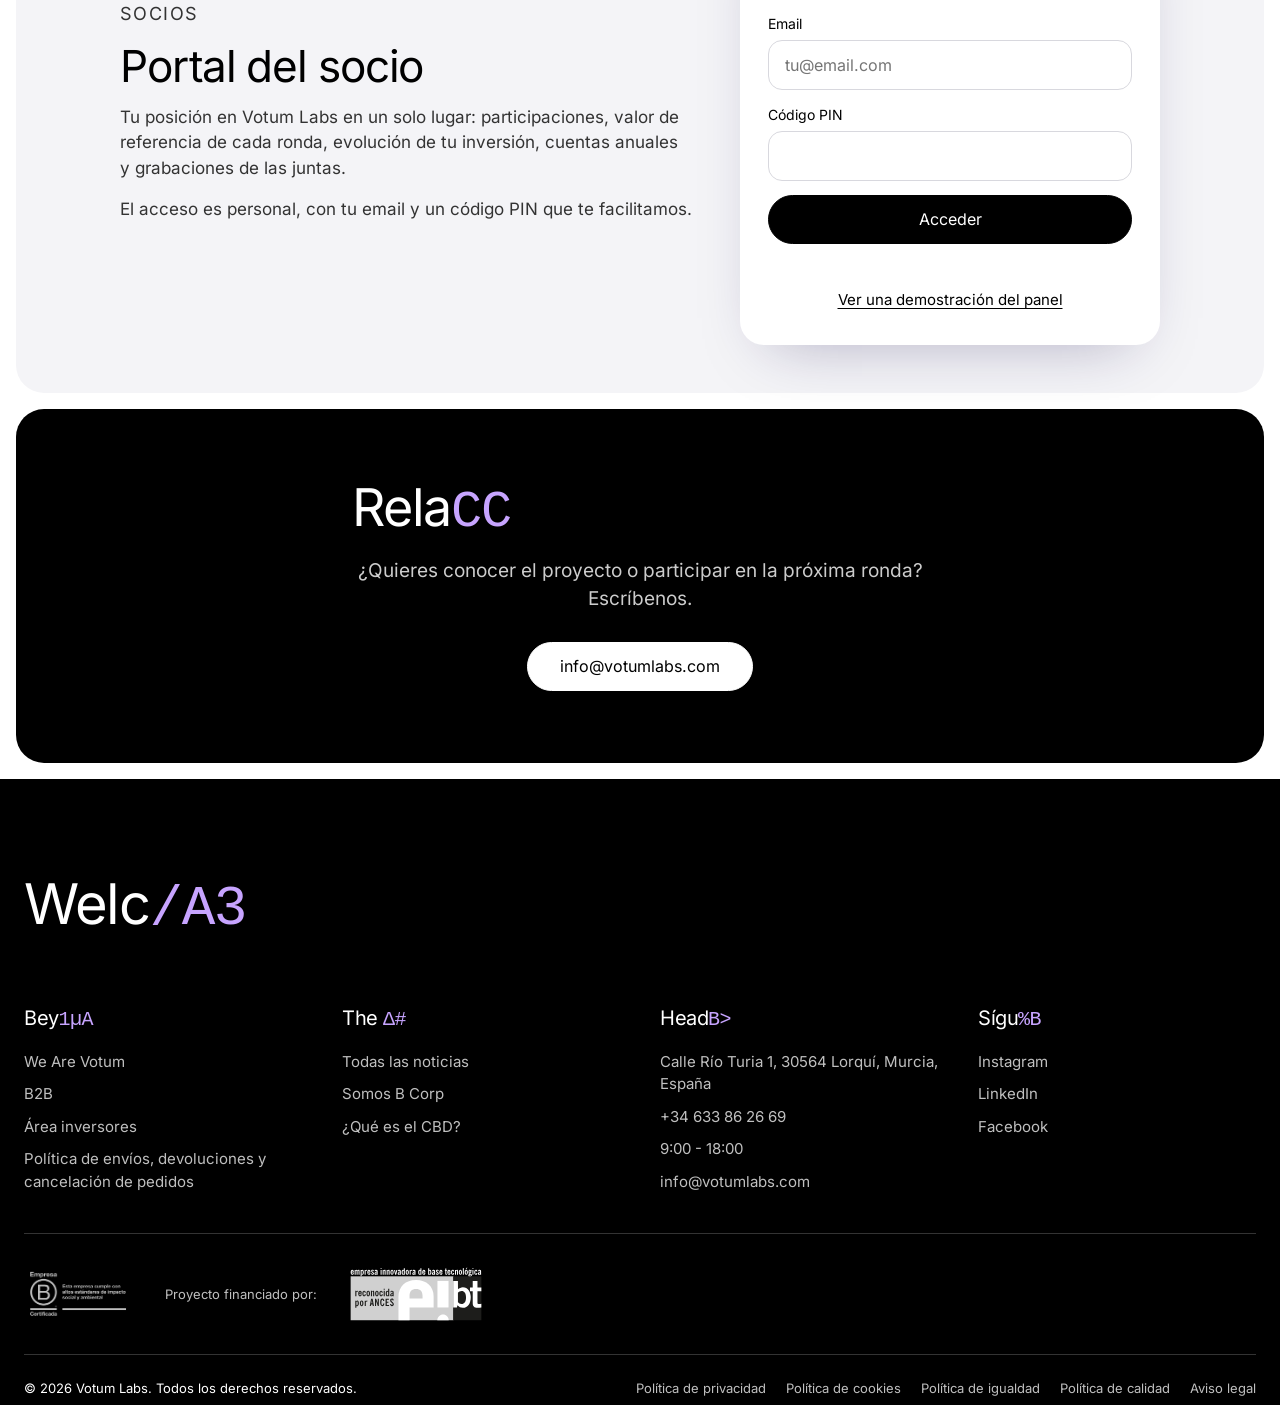
<file: docs/inversores.html>
<!doctype html>
<html lang="es">
<head>
	<meta charset="UTF-8">
	<meta name="viewport" content="width=device-width, initial-scale=1">
	<title>Área inversores &#8211; Votum Labs</title>
	<!-- votum:meta -->
	<meta name="description" content="Perfil corporativo, rondas de capital y portal del socio de Votum Labs.">
	<link rel="alternate" hreflang="es" href="https://faycal9ib.github.io/votum-web/inversores.html">
	<link rel="alternate" hreflang="en" href="https://faycal9ib.github.io/votum-web/en/investors.html">
	<link rel="alternate" hreflang="x-default" href="https://faycal9ib.github.io/votum-web/inversores.html">
	<meta property="og:type" content="website">
	<meta property="og:site_name" content="Votum Labs">
	<meta property="og:locale" content="es_ES">
	<meta property="og:locale:alternate" content="en_GB">
	<meta property="og:title" content="Área inversores – Votum Labs">
	<meta property="og:description" content="Perfil corporativo, rondas de capital y portal del socio de Votum Labs.">
	<meta property="og:url" content="https://faycal9ib.github.io/votum-web/inversores.html">
	<meta property="og:image" content="https://faycal9ib.github.io/votum-web/assets/img/og-votumlabs.jpg">
	<meta property="og:image:width" content="1200">
	<meta property="og:image:height" content="630">
	<meta property="og:image:alt" content="Votum Labs, laboratorio biotecnológico: ciencia que llega de la farmacia al consumidor">
	<meta name="twitter:card" content="summary_large_image">
	<!-- /votum:meta -->
<meta name="robots" content="noindex, nofollow">
	<script>try{var p=JSON.parse(localStorage.getItem('votumA11y')||'{}'),c=document.documentElement.classList;if(p.text)c.add('a11y-text-'+p.text);['contrast','links','readable','reduce-motion'].forEach(function(k){if(p[k])c.add('a11y-'+k)})}catch(e){}</script>

<link rel='stylesheet' id='orbita-css' href='style.css?ver=2.3.4' media='all' />
<link rel='stylesheet' id='votum-brand-css' href='brand.css?ver=1.0.0' media='all' />
<link rel='stylesheet' id='votum-sections-css' href='sections.css?ver=1.0.0' media='all' />
<link rel="icon" type="image/svg+xml" href="assets/img/votumlabs-fav.svg">
</head>
<body class="page page-inversores wp-theme-orbita">
<a class="skip-link screen-reader-text" href="#ob-main">Saltar al contenido</a>

<header class="ob-globalnav" id="ob-globalnav">
	<nav class="ob-globalnav__inner" aria-label="Global">
		<a class="ob-globalnav__brand" href="./">
			<span class="ob-mark"><svg aria-hidden="true" focusable="false" xmlns="http://www.w3.org/2000/svg" id="Livello_2" data-name="Livello 2" viewBox="0 0 1236.66 1448.73"><g id="Livello_1-2" data-name="Livello 1"><g><path d="M515.34,1.95c-19.4,5.1-36,15.3-57,35.2-18.7,17.7-38.6,42.6-68.2,85.3-8.7,12.6-23.3,33.6-32.4,46.5C299.14,252.35.84,684.45.84,685.95c0,.7,32.9,1,101.9,1h102l206.2-293,206.2-293.1,10.2,30.8c54.5,163.9,128.4,291.8,223.5,387.2,95,95.2,206.6,151.1,328.6,164.5,18,2,55.6,3.8,56.6,2.8.5-.5.7-43.1.6-94.8l-.3-93.9-16-.7c-104.9-4.3-214.3-52.7-322-142.3-68.1-56.6-140.3-134.6-219-236.5-33.9-43.9-42.2-53.8-61.5-73-22.6-22.7-38.2-33.7-57-40.2-14.8-5.1-32.6-6.2-45.5-2.8Z"></path><path d="M.34,763.15c-.3.7-.4,43.4-.3,94.8l.3,93.5,16,.6c126.7,5.1,259.3,74.5,389.3,203.7,44.2,43.9,99.6,107.6,145.6,167.2,40.8,52.9,53.1,67.5,72,85.8,14.7,14.2,26.2,22.7,40.1,29.7,15.9,8,27.4,10.8,43,10.2,10.3-.3,13.4-.8,21.9-3.7,21.6-7.3,43.8-24.4,68.9-53,13.3-15.2,28.2-34.9,49.4-65.5,8.7-12.7,24.9-35.8,35.9-51.5,24.7-35.1,92.6-133.1,194-280,142.2-205.9,159.4-230.9,159.4-232,0-.7-31.7-1-101.9-1h-101.9l-206.2,293-206.2,293.1-11.3-33.8c-34.3-102.9-74-186.6-125-263.8-97.5-147.6-223.2-241.8-366.5-274.9-30.4-7-59.3-10.9-92.5-12.6-25-1.2-23.5-1.2-24,.2Z"></path></g></g></svg></span>			<span>Votum Labs</span>
		</a>

		<ul id="ob-menu" class="ob-menu"><li class="menu-item"><a href="https://votumlabs.com/we-are-votum/" data-vt-decode="hover">We are Votum</a></li>
<li class="menu-item"><a href="b2b.html" data-vt-decode="hover">B2B</a></li>
<li class="menu-item"><a href="inversores.html" data-vt-decode="hover" aria-current="page">Área inversores</a></li>
</ul>
		<div class="ob-globalnav__actions">
			<button class="ob-icon-btn" type="button" data-ob-search aria-label="Buscar">
				<svg viewBox="0 0 20 20" fill="none" stroke="currentColor" stroke-width="1.6"><circle cx="8.5" cy="8.5" r="6.25"/><path d="M13.25 13.25L18 18"/></svg>
			</button>
			<a class="ob-icon-btn" href="https://votumlabs.com/account/" aria-label="Mi cuenta">
				<svg viewBox="0 0 20 20" fill="none" stroke="currentColor" stroke-width="1.6"><circle cx="10" cy="6.5" r="3.75"/><path d="M3 18.5c.8-3.6 3.6-5.5 7-5.5s6.2 1.9 7 5.5"/></svg>
			</a>
			<a class="ob-icon-btn" href="https://votumlabs.com/?page_id=18" aria-label="Tienda">
				<svg viewBox="0 0 20 20" fill="none" stroke="currentColor" stroke-width="1.6"><rect x="3.5" y="6.5" width="13" height="11.5" rx="2.5"/><path d="M7 6.5V5.5a3 3 0 016 0v1"/></svg>
			</a>
				<div class="ob-lang">
		<button class="ob-lang__toggle" type="button" aria-expanded="false" aria-controls="ob-lang-list">
			<svg viewBox="0 0 20 20" fill="none" stroke="currentColor" stroke-width="1.5" aria-hidden="true"><circle cx="10" cy="10" r="7.25"/><path d="M2.75 10h14.5M10 2.75c2 2.1 3 4.5 3 7.25s-1 5.15-3 7.25c-2-2.1-3-4.5-3-7.25s1-5.15 3-7.25z"/></svg>
			<span class="screen-reader-text">Idioma: Español</span>
			<span class="ob-lang__code" aria-hidden="true">ES</span>
		</button>
		<ul class="ob-lang__list" id="ob-lang-list" hidden>
			<li><span class="ob-lang__item is-current" aria-current="true" lang="es">Español</span></li>
			<li><a class="ob-lang__item" href="en/investors.html" lang="en" hreflang="en">English</a></li>
		</ul>
	</div>
				<button class="ob-icon-btn ob-menu-trigger" type="button" aria-expanded="false" aria-controls="ob-menu" aria-label="Menú">
				<svg viewBox="0 0 20 20" fill="none" stroke="currentColor" stroke-width="1.6"><path d="M3 7h14M3 13h14"/></svg>
			</button>
		</div>
	</nav>
	<form class="screen-reader-text" role="search" method="get" action="https://votumlabs.com/" id="ob-search">
		<label for="ob-search-input">Buscar</label>
		<input id="ob-search-input" type="search" name="s" value="">
	</form>
</header>
<div class="ob-backdrop" aria-hidden="true"></div>

	<div class="ob-ribbon">
		Somos B Corp: una de las 280 empresas reconocidas en España.		<a href="https://votumlabs.com/blog/votum-world-es-empresa-b-corp/">Descúbrelo</a>
	</div>
<main id="ob-main" class="ob-main" data-vt-trail>
	<section class="ob-page-hero" aria-labelledby="vt-ir-title">
		<div class="ob-block__inner ob-reveal">
			<p class="ob-eyebrow" data-vt-decode>Investor Relations</p>
			<h1 id="vt-ir-title" data-vt-decode>Área inversores</h1>
			<p class="ob-lead">Votum nace con la visión de construir una nueva generación de soluciones biotecnológicas aplicadas a la salud, el rendimiento humano y el bienestar avanzado.</p>
		</div>
	</section>

	<section class="ob-block" aria-labelledby="vt-profile">
		<div class="ob-block__inner ob-split">
			<div class="ob-reveal">
				<h2 id="vt-profile" data-vt-decode>Perfil corporativo</h2>
				<p>Operamos bajo un modelo de innovación vertical integrada: la investigación, el diseño molecular, el desarrollo galénico y la validación funcional forman parte de un mismo ecosistema científico.</p>
			</div>
			<div class="ob-reveal">
				<p>Esta estructura acelera la transferencia de conocimiento hacia soluciones escalables, de alto valor añadido y con potencial internacional en healthtech, pharma, sport performance y wellness.</p>
				<p>Más allá del producto, construimos una infraestructura biotecnológica orientada a generar propiedad intelectual, datos clínicos y nuevas tecnologías aplicadas a la salud de precisión.</p>
			</div>
		</div>
	</section>

	<section class="ob-block" aria-labelledby="vt-capital">
		<div class="ob-block__inner">
			<h2 id="vt-capital" data-vt-decode class="ob-reveal">Desarrollo de capital</h2>
			<div class="vt-rounds ob-reveal">
				<article class="vt-round">
					<h3 class="vt-round__name">Pre-Seed <span class="vt-round__year">2022</span></h3>
					<dl>
						<div><dt>Valor pre-money</dt><dd data-vt-count="1.5" data-decimals="1" data-suffix=" M€">1,5 M€</dd></div>
						<div><dt>Inversión</dt><dd data-vt-count="225" data-suffix=" K€">225 K€</dd></div>
					</dl>
				</article>
				<article class="vt-round">
					<h3 class="vt-round__name">Seed <span class="vt-round__year">2025</span></h3>
					<dl>
						<div><dt>Valor pre-money</dt><dd data-vt-count="2.7" data-decimals="1" data-suffix=" M€">2,7 M€</dd></div>
						<div><dt>Inversión</dt><dd data-vt-count="550" data-suffix=" K€">550 K€</dd></div>
					</dl>
				</article>
				<article class="vt-round is-current">
					<h3 class="vt-round__name">Serie A <span class="vt-round__year">2026</span></h3>
					<dl>
						<div><dt>Valor pre-money</dt><dd data-vt-count="6.5" data-decimals="1" data-suffix=" M€">6,5 M€</dd></div>
						<div><dt>Inversión</dt><dd data-vt-count="1.1" data-decimals="1" data-suffix=" M€">1,1 M€</dd></div>
					</dl>
				</article>
			</div>
		</div>
	</section>

	<section class="ob-block" aria-labelledby="vt-evolution">
		<div class="ob-block__inner">
			<h2 id="vt-evolution" data-vt-decode class="ob-reveal">Evolución de la valoración</h2>
			<figure class="vt-chart ob-reveal">
				<figcaption><strong>Valor pre-money por ronda</strong><span>Millones de euros · 2022–2026</span></figcaption>
				<svg viewBox="0 0 640 260" role="img" aria-labelledby="vt-chart-desc">
					<desc id="vt-chart-desc">La valoración pre-money pasa de 1,5 millones de euros en 2022 a 2,7 en 2025 y 6,5 en 2026. Los valores también están en la tabla inferior.</desc>
					<defs><linearGradient id="vt-chart-fill" x1="0" y1="0" x2="0" y2="1"><stop offset="0" stop-color="#9a7be6" stop-opacity=".28"/><stop offset="1" stop-color="#a8e0ec" stop-opacity="0"/></linearGradient></defs>
					<g aria-hidden="true">
						<line class="vt-chart__grid" x1="60" x2="610" y1="220" y2="220"/><text class="vt-chart__axis" x="48" y="224" text-anchor="end">0</text>
						<line class="vt-chart__grid" x1="60" x2="610" y1="162.9" y2="162.9"/><text class="vt-chart__axis" x="48" y="167" text-anchor="end">2</text>
						<line class="vt-chart__grid" x1="60" x2="610" y1="105.7" y2="105.7"/><text class="vt-chart__axis" x="48" y="110" text-anchor="end">4</text>
						<line class="vt-chart__grid" x1="60" x2="610" y1="48.6" y2="48.6"/><text class="vt-chart__axis" x="48" y="53" text-anchor="end">6</text>
						<text class="vt-chart__axis" x="60" y="248" text-anchor="middle">2022</text>
						<text class="vt-chart__axis" x="465" y="248" text-anchor="middle">2025</text>
						<text class="vt-chart__axis" x="600" y="248" text-anchor="middle">2026</text>
						<path class="vt-chart__area" d="M60 177.1 L465 142.9 L600 34.3 L600 220 L60 220 Z"/>
						<path class="vt-chart__line" d="M60 177.1 L465 142.9 L600 34.3"/>
						<circle class="vt-chart__dot" cx="60" cy="177.1" r="6"/><text class="vt-chart__label" x="74" y="168" text-anchor="start">1,5</text>
						<circle class="vt-chart__dot" cx="465" cy="142.9" r="6"/><text class="vt-chart__label" x="465" y="126" text-anchor="middle">2,7</text>
						<circle class="vt-chart__dot" cx="600" cy="34.3" r="6"/><text class="vt-chart__label" x="578" y="22" text-anchor="end">6,5</text>
					</g>
				</svg>
				<details>
					<summary>Consultar valores por ronda</summary>
					<table class="vt-table">
						<thead><tr><th scope="col">Ronda</th><th scope="col">Año</th><th scope="col">Valor pre-money</th><th scope="col">Inversión</th></tr></thead>
						<tbody>
							<tr><th scope="row">Pre-Seed</th><td>2022</td><td>1,5 M€</td><td>225 K€</td></tr>
							<tr><th scope="row">Seed</th><td>2025</td><td>2,7 M€</td><td>550 K€</td></tr>
							<tr><th scope="row">Serie A</th><td>2026</td><td>6,5 M€</td><td>1,1 M€</td></tr>
						</tbody>
					</table>
				</details>
				<p class="vt-chart__note">Valoraciones de referencia de cada ronda. No constituyen una previsión de rentabilidad.</p>
			</figure>
		</div>
	</section>

	<section class="ob-block" aria-labelledby="vt-board">
		<div class="ob-block__inner">
			<h2 id="vt-board" data-vt-decode class="ob-reveal">Cuadro de inversores</h2>
			<ul class="vt-people ob-reveal">
				<li class="vt-person"><span class="vt-person__avatar" aria-hidden="true">FM</span><h3>Dr. Francisco Martínez</h3><p>Especialista en Traumatología y Cirugía Ortopédica. Doctor en Medicina y Cirugía, con numerosos títulos y cursos nacionales e internacionales.</p></li>
				<li class="vt-person"><span class="vt-person__avatar" aria-hidden="true">SM</span><h3>Sergio Moreno</h3><p>Más de 20 años en el sector agroalimentario y cannábico en distintas zonas geográficas, especializado en la gestión integral de operaciones de alta tecnología a gran escala.</p></li>
				<li class="vt-person"><span class="vt-person__avatar" aria-hidden="true">CB</span><h3>Cosme Bernabé</h3><p>Amplia carrera empresarial y bancaria. Miembro del Comité de Inversiones de Wannaseed desde 2019 y de Vincle Capital desde 2021, en el consejo de administración de ambos vehículos.</p></li>
				<li class="vt-person"><span class="vt-person__avatar" aria-hidden="true">RL</span><h3>Roberto Lifante</h3><p>Reconocido por Forbes como uno de los 100 CEOs más influyentes de 2022. Fundador de TK Analitycs y Tecnologyk 3D.</p></li>
			</ul>
		</div>
	</section>

	<section class="vt-portal" id="acceso-socios" aria-labelledby="vt-portal-title">
		<div class="vt-portal__inner">
			<div class="vt-portal__intro ob-reveal">
				<p class="ob-eyebrow" data-vt-decode>Socios</p>
				<h2 id="vt-portal-title">Portal del socio</h2>
				<p>Tu posición en Votum Labs en un solo lugar: participaciones, valor de referencia de cada ronda, evolución de tu inversión, cuentas anuales y grabaciones de las juntas.</p>
				<p>El acceso es personal, con tu email y un código PIN que te facilitamos.</p>
			</div>
			<form class="vt-login" id="vt-login" novalidate>
				<h3>Accede al portal</h3>
				<p>Introduce tu email y tu código PIN</p>
				<label class="vt-field"><span>Email</span><input type="email" name="email" autocomplete="email" placeholder="tu@email.com"></label>
				<label class="vt-field"><span>Código PIN</span><input type="password" name="pin" id="vt-pin" autocomplete="current-password" inputmode="text"></label>
				<button class="ob-btn" type="submit">Acceder</button>
				<p class="vt-login__status" id="vt-login-status" role="status" aria-live="polite"></p>
				<button class="vt-login__demo" type="button" data-vt-demo aria-expanded="false" aria-controls="vt-panel">Ver una demostración del panel</button>
			</form>
		</div>
	</section>

	<section class="vt-panel" id="vt-panel" aria-labelledby="vt-panel-title" hidden>
		<div class="vt-welcome">
			<div>
				<h2 id="vt-panel-title" tabindex="-1">Bienvenido, Inversor</h2>
				<div class="vt-welcome__tags"><span>Socio</span><span>Inversor</span><span class="vt-badge">Demostración · datos ficticios</span></div>
			</div>
			<a class="ob-btn ob-btn--secondary" href="#vt-panel-kpis">Ver mi inversión</a>
		</div>

		<ul class="vt-notices">
			<li class="vt-notice"><h3>Junta General de Socios</h3><p>Aquí aparecerán la convocatoria, el acta y la grabación de cada junta.</p></li>
			<li class="vt-notice"><h3>Cuentas anuales e informe de auditoría</h3><p>Aquí podrás descargar las cuentas anuales de cada ejercicio.</p></li>
		</ul>

		<div class="vt-kpis" id="vt-panel-kpis">
			<article class="vt-kpi"><h3>Participaciones</h3><strong>1.000</strong><p>Ejemplo</p></article>
			<article class="vt-kpi"><h3>Valor de entrada</h3><strong>1,00 €</strong><p>Por participación · Pre-Seed 2022</p></article>
			<article class="vt-kpi"><h3>Valor de referencia</h3><strong>4,33 €</strong><p>Por participación · Serie A 2026</p></article>
			<article class="vt-kpi"><h3>Valor de tu posición</h3><strong>4.333 €</strong><p>Según la última ronda</p></article>
		</div>

		<figure class="vt-chart">
			<figcaption><strong>La evolución de tu inversión</strong><span>Valor de tus participaciones en euros · ejemplo</span></figcaption>
			<svg viewBox="0 0 640 260" role="img" aria-labelledby="vt-demo-chart-desc">
				<desc id="vt-demo-chart-desc">Ejemplo ficticio: el valor de 1.000 participaciones pasa de 1.000 euros en 2022 a 1.800 en 2025 y 4.333 en 2026.</desc>
				<g aria-hidden="true">
					<line class="vt-chart__grid" x1="60" x2="610" y1="220" y2="220"/><text class="vt-chart__axis" x="48" y="224" text-anchor="end">0</text>
					<line class="vt-chart__grid" x1="60" x2="610" y1="140" y2="140"/><text class="vt-chart__axis" x="48" y="144" text-anchor="end">2.000</text>
					<line class="vt-chart__grid" x1="60" x2="610" y1="60" y2="60"/><text class="vt-chart__axis" x="48" y="64" text-anchor="end">4.000</text>
					<text class="vt-chart__axis" x="60" y="248" text-anchor="middle">2022</text>
					<text class="vt-chart__axis" x="465" y="248" text-anchor="middle">2025</text>
					<text class="vt-chart__axis" x="600" y="248" text-anchor="middle">2026</text>
					<path class="vt-chart__area" d="M60 180 L465 148 L600 46.7 L600 220 L60 220 Z"/>
					<path class="vt-chart__line" d="M60 180 L465 148 L600 46.7"/>
					<circle class="vt-chart__dot" cx="60" cy="180" r="6"/>
					<circle class="vt-chart__dot" cx="465" cy="148" r="6"/>
					<circle class="vt-chart__dot" cx="600" cy="46.7" r="6"/>
				</g>
			</svg>
			<details>
				<summary>Consultar valores por año</summary>
				<table class="vt-table">
					<thead><tr><th scope="col">Año</th><th scope="col">Valor por participación</th><th scope="col">Valor de la posición</th></tr></thead>
					<tbody>
						<tr><th scope="row">2022</th><td>1,00 €</td><td>1.000 €</td></tr>
						<tr><th scope="row">2025</th><td>1,80 €</td><td>1.800 €</td></tr>
						<tr><th scope="row">2026</th><td>4,33 €</td><td>4.333 €</td></tr>
					</tbody>
				</table>
			</details>
			<p class="vt-chart__note">Datos ficticios para mostrar el diseño del panel. Los datos reales de cada socio solo se mostrarán tras un acceso validado en servidor.</p>
		</figure>
	</section>

	<section class="vt-cta theme-dark ob-reveal" aria-labelledby="vt-ir-contact">
		<h2 id="vt-ir-contact" data-vt-decode>Relación con inversores</h2>
		<p>¿Quieres conocer el proyecto o participar en la próxima ronda? Escríbenos.</p>
		<div class="ob-unit__ctas">
			<a class="ob-btn" href="mailto:info@votumlabs.com?subject=Investor%20Relations">info@votumlabs.com</a>
		</div>
	</section>
</main>
<footer class="ob-footer" data-vt-trail aria-label="Pie de página">
	<div class="ob-footer__inner">
		<p class="ob-footer__title" data-vt-decode>Welcome to your new welfare</p>

		<div class="ob-directory">
							<nav aria-label="Beyond Votum">
					<h3 data-vt-decode>Beyond Votum</h3>
					<ul>
													<li><a href="https://votumlabs.com/we-are-votum/">We Are Votum</a></li>
													<li><a href="b2b.html">B2B</a></li>
													<li><a href="inversores.html">Área inversores</a></li>
													<li><a href="https://votumlabs.com/refund-policy/">Política de envíos, devoluciones y cancelación de pedidos</a></li>
											</ul>
				</nav>
							<nav aria-label="The Votum Post">
					<h3 data-vt-decode>The Votum Post</h3>
					<ul>
													<li><a href="https://votumlabs.com/the-v-w-post/">Todas las noticias</a></li>
													<li><a href="https://votumlabs.com/blog/votum-world-es-empresa-b-corp/">Somos B Corp</a></li>
													<li><a href="https://votumlabs.com/blog/que-es-cbd/">¿Qué es el CBD?</a></li>
											</ul>
				</nav>
			
			<div>
				<h3 data-vt-decode>Headquarters</h3>
				<p>Calle Río Turia 1, 30564 Lorquí, Murcia, España</p>
				<ul>
											<li><a href="https://wa.me/+34633862669">+34 633 86 26 69</a></li>
										<li>9:00 - 18:00</li>
											<li><a href="mailto:info@votumlabs.com">info@votumlabs.com</a></li>
									</ul>
			</div>

			<div>
				<h3 data-vt-decode>Síguenos</h3>
				<ul>
					<li><a href="https://www.instagram.com/votumlabs/">Instagram</a></li>
					<li><a href="https://www.linkedin.com/company/votum-labs/">LinkedIn</a></li>
					<li><a href="https://www.facebook.com/p/Votum-Labs-100083191074836/">Facebook</a></li>
				</ul>
			</div>
		</div>

		<div class="ob-footer__badges">
			<a href="https://votumlabs.com/blog/votum-world-es-empresa-b-corp/">
				<img src="assets/img/LogoESPTagESP_Estandares_Negro-1.png" class="ob-badge-bcorp" alt="Empresa B Corp certificada" loading="lazy">
			</a>
			<span>Proyecto financiado por:</span>
			<img src="assets/img/Eibt-logo-footer-1.svg" alt="EIBT" loading="lazy">
		</div>

		
		<div class="ob-footer__legal">
			<span>
				© 2026 Votum Labs. Todos los derechos reservados.			</span>
			<ul id="menu-votum-legal" class="menu"><li id="menu-item-47" class="menu-item menu-item-type-custom menu-item-object-custom menu-item-47"><a href="https://votumlabs.com/privacy-policy/">Política de privacidad</a></li>
<li id="menu-item-48" class="menu-item menu-item-type-custom menu-item-object-custom menu-item-48"><a href="https://votumlabs.com/cookies-policy/">Política de cookies</a></li>
<li id="menu-item-49" class="menu-item menu-item-type-custom menu-item-object-custom menu-item-49"><a href="https://votumlabs.com/politica-de-igualdad/">Política de igualdad</a></li>
<li id="menu-item-50" class="menu-item menu-item-type-custom menu-item-object-custom menu-item-50"><a href="https://votumlabs.com/politica-de-calidad/">Política de calidad</a></li>
<li id="menu-item-51" class="menu-item menu-item-type-custom menu-item-object-custom menu-item-51"><a href="https://votumlabs.com/aviso-legal/">Aviso legal</a></li>
</ul>		</div>
	</div>
</footer>
	<div class="ob-a11y" data-vt-no-trail>
		<button class="ob-a11y__toggle" type="button" aria-expanded="false" aria-controls="ob-a11y-panel">
			<svg viewBox="0 0 24 24" fill="currentColor" aria-hidden="true"><circle cx="12" cy="4.5" r="2"/><path d="M4.5 8.2c2.4.6 4.9.9 7.5.9s5.1-.3 7.5-.9l.5 1.6c-1.9.5-3.9.8-6 .9v3.6l2.3 6.9-1.6.6-2.2-6.3h-1l-2.2 6.3-1.6-.6L10 14.3v-3.6c-2.1-.1-4.1-.4-6-.9z"/></svg>
			<span class="screen-reader-text">Opciones de accesibilidad</span>
		</button>
		<div class="ob-a11y__panel" id="ob-a11y-panel" role="group" aria-labelledby="ob-a11y-title" hidden>
			<p class="ob-a11y__title" id="ob-a11y-title">Accesibilidad</p>
			<div class="ob-a11y__row" role="group" aria-label="Tamaño del texto">
				<span>Tamaño del texto</span>
				<div class="ob-a11y__sizes">
					<button type="button" data-a11y-text="0" aria-pressed="true" aria-label="Texto normal">A</button>
					<button type="button" data-a11y-text="1" aria-pressed="false" aria-label="Texto grande">A+</button>
					<button type="button" data-a11y-text="2" aria-pressed="false" aria-label="Texto muy grande">A++</button>
				</div>
			</div>
							<button type="button" class="ob-a11y__switch" data-a11y="contrast" aria-pressed="false">
					<span>Alto contraste</span><span class="ob-a11y__knob" aria-hidden="true"></span>
				</button>
							<button type="button" class="ob-a11y__switch" data-a11y="links" aria-pressed="false">
					<span>Subrayar enlaces</span><span class="ob-a11y__knob" aria-hidden="true"></span>
				</button>
							<button type="button" class="ob-a11y__switch" data-a11y="readable" aria-pressed="false">
					<span>Fuente legible</span><span class="ob-a11y__knob" aria-hidden="true"></span>
				</button>
							<button type="button" class="ob-a11y__switch" data-a11y="reduce-motion" aria-pressed="false">
					<span>Detener animaciones</span><span class="ob-a11y__knob" aria-hidden="true"></span>
				</button>
						<button type="button" class="ob-a11y__reset" data-a11y-reset>Restablecer</button>
		</div>
	</div>
<script data-wp-strategy="defer" defer id="orbita-js" src="assets/js/main.js?ver=2.3.4"></script>
<script data-wp-strategy="defer" defer id="orbita-effects-js" src="assets/js/effects.js?ver=2.3.4"></script>
<script data-wp-strategy="defer" defer id="orbita-a11y-js" src="assets/js/a11y.js?ver=2.3.4"></script>
<script defer id="votum-sections-js" src="assets/js/sections.js?ver=1.0.0"></script>
</body>
</html>
</file>
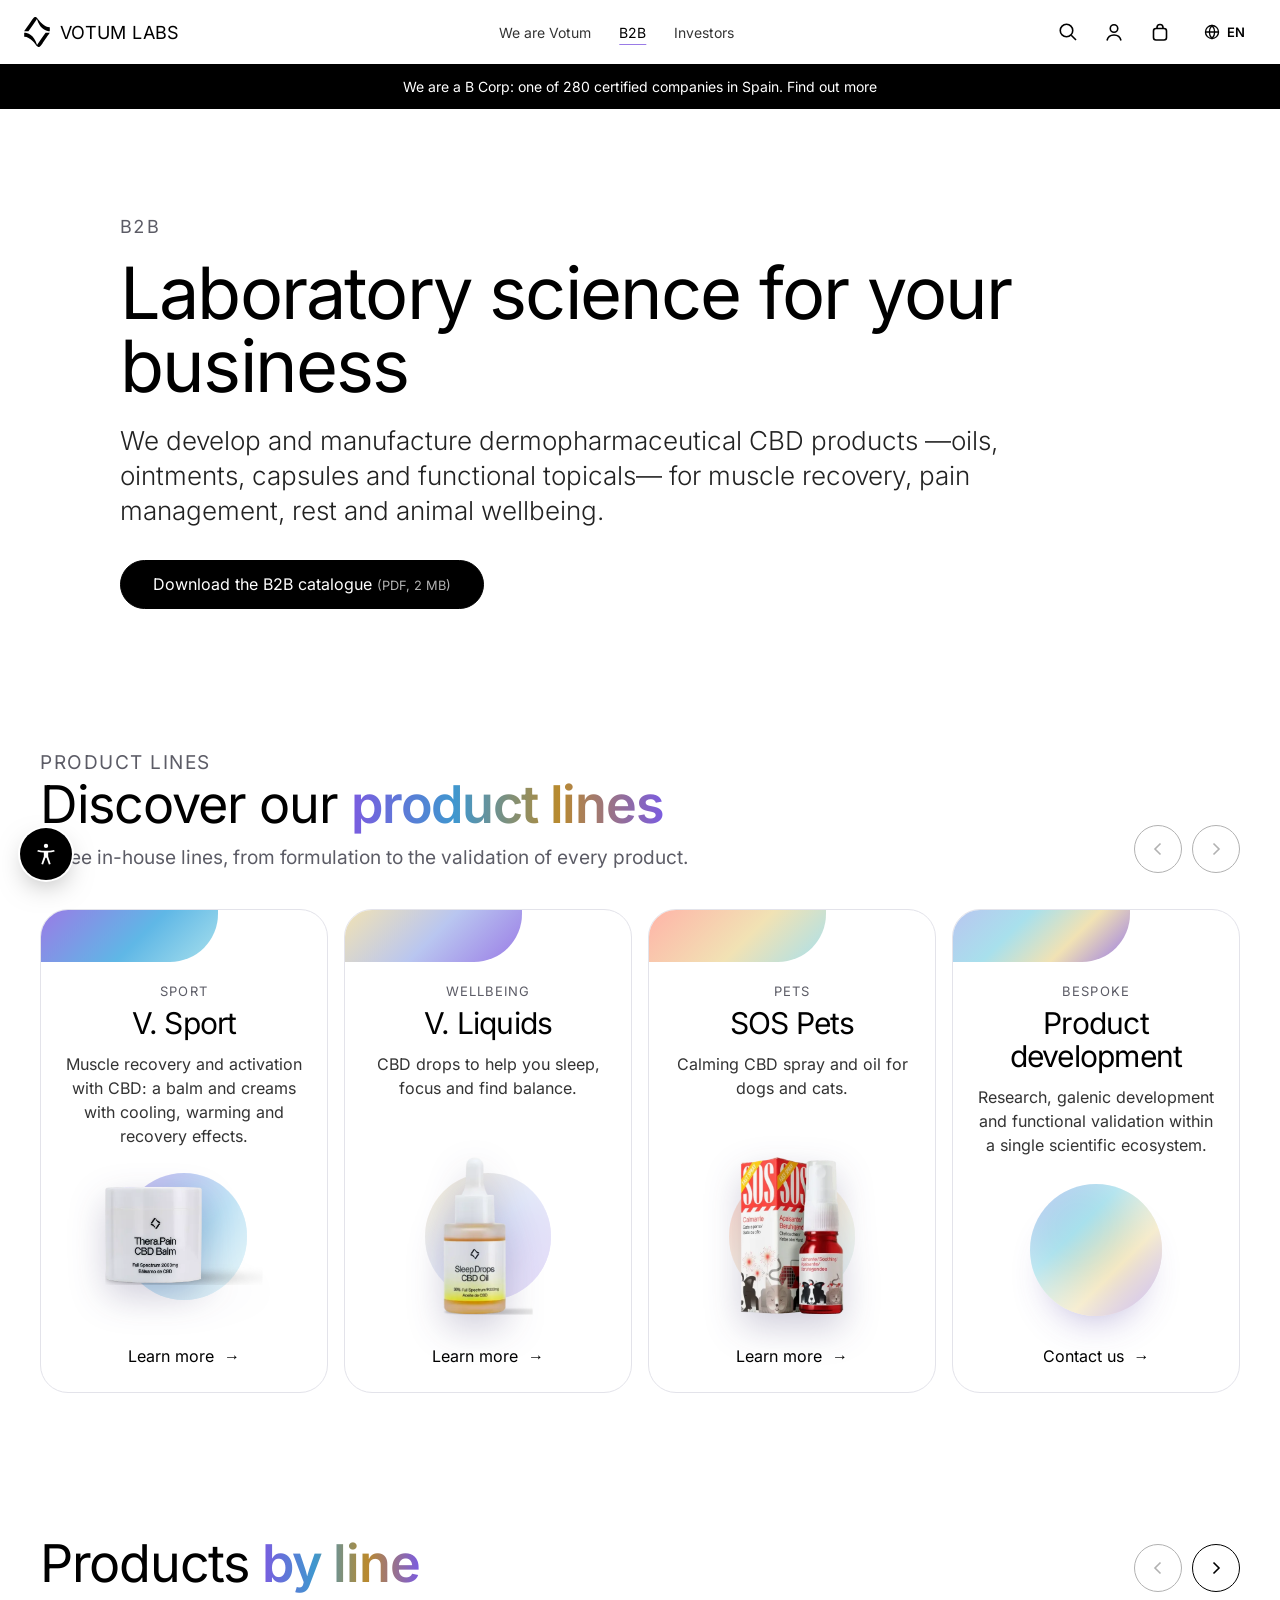
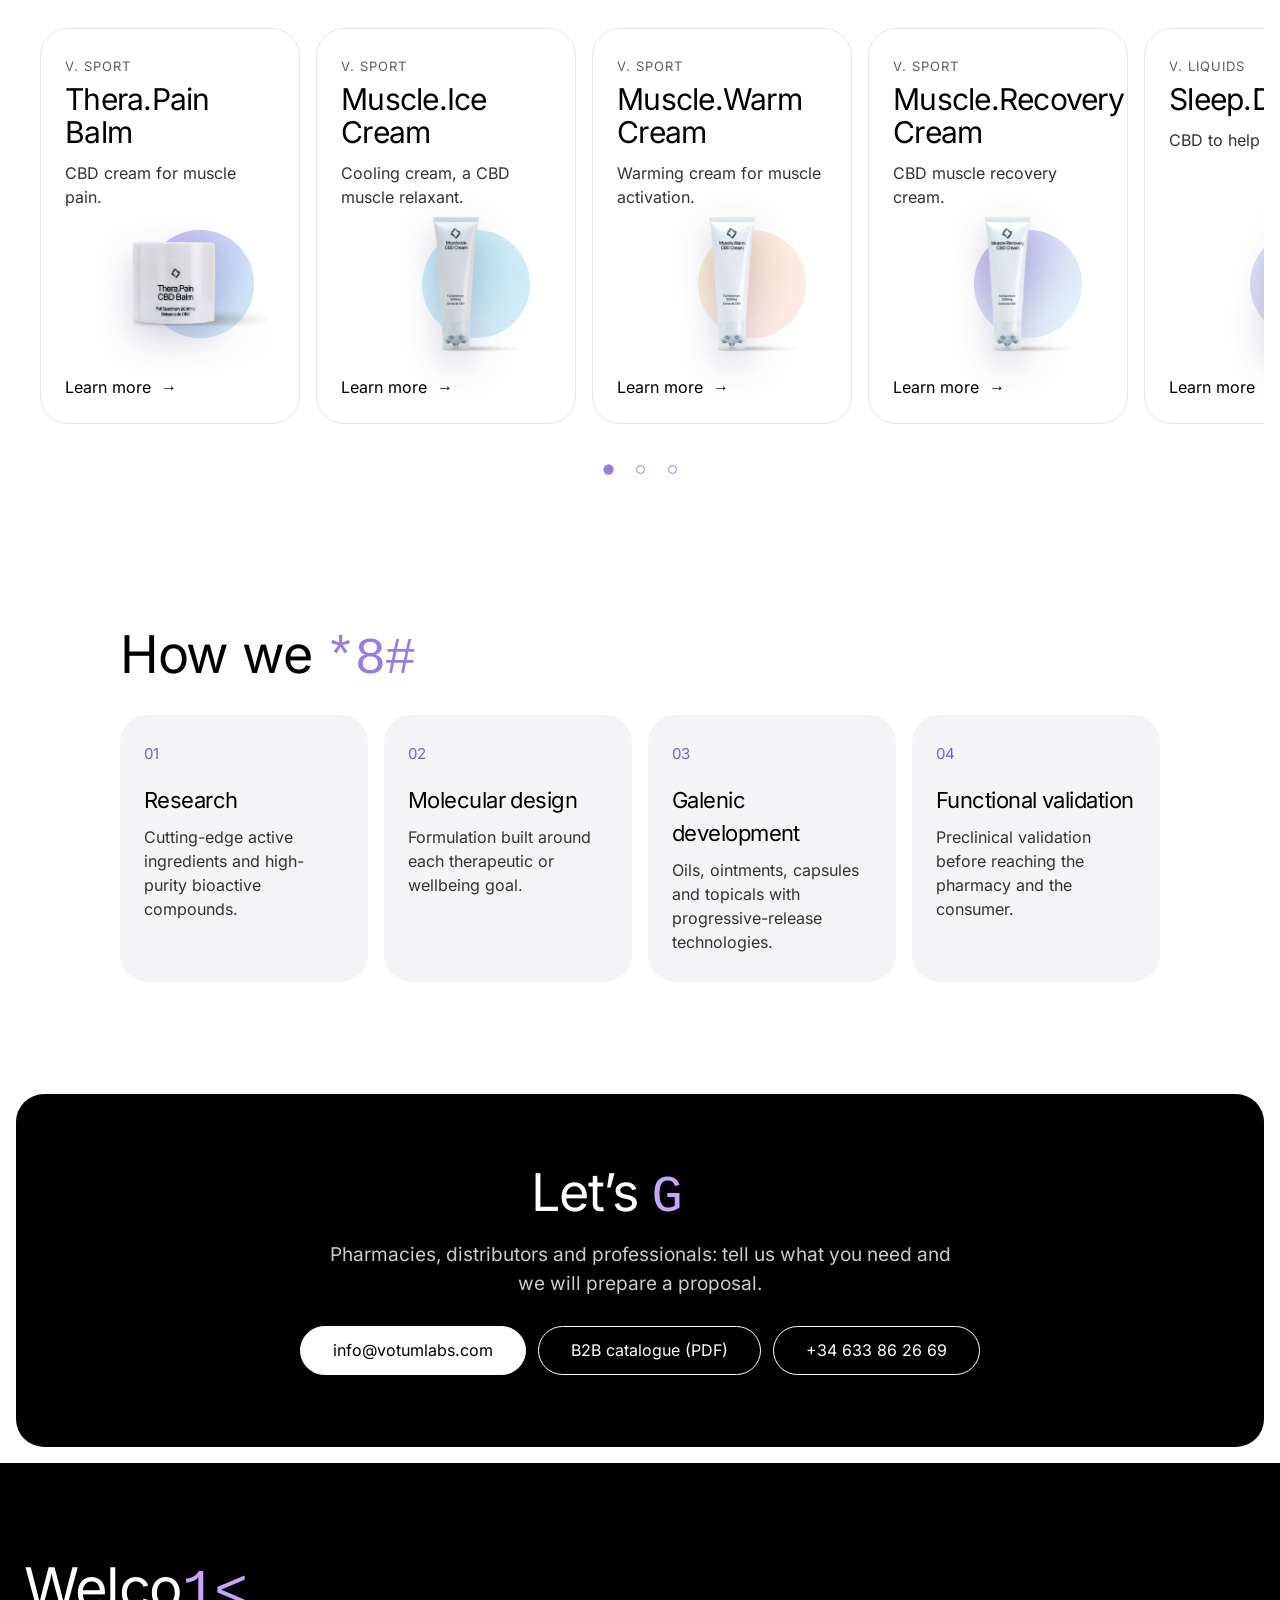
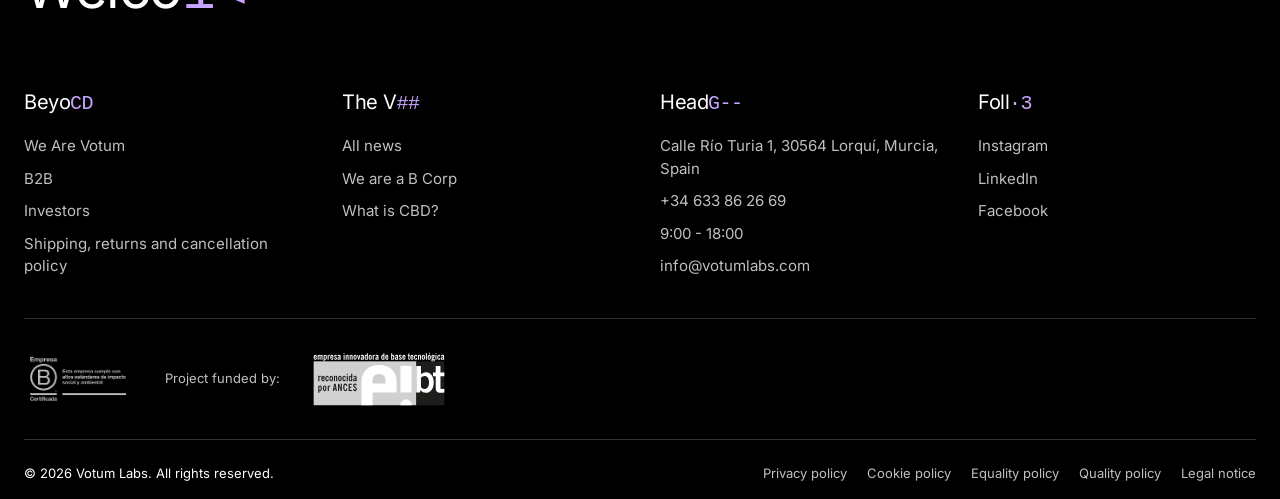
<file: docs/en/b2b.html>
<!doctype html>
<html lang="en">
<head>
	<meta charset="UTF-8">
	<meta name="viewport" content="width=device-width, initial-scale=1">
	<title>B2B &#8211; Votum Labs</title>
	<!-- votum:meta -->
	<meta name="description" content="Votum Labs product lines and dermopharmaceutical development for pharmacies, distributors and professionals.">
	<link rel="alternate" hreflang="es" href="https://faycal9ib.github.io/votum-web/b2b.html">
	<link rel="alternate" hreflang="en" href="https://faycal9ib.github.io/votum-web/en/b2b.html">
	<link rel="alternate" hreflang="x-default" href="https://faycal9ib.github.io/votum-web/b2b.html">
	<meta property="og:type" content="website">
	<meta property="og:site_name" content="Votum Labs">
	<meta property="og:locale" content="en_GB">
	<meta property="og:locale:alternate" content="es_ES">
	<meta property="og:title" content="B2B – Votum Labs">
	<meta property="og:description" content="Votum Labs product lines and dermopharmaceutical development for pharmacies, distributors and professionals.">
	<meta property="og:url" content="https://faycal9ib.github.io/votum-web/en/b2b.html">
	<meta property="og:image" content="https://faycal9ib.github.io/votum-web/assets/img/og-votumlabs.jpg">
	<meta property="og:image:width" content="1200">
	<meta property="og:image:height" content="630">
	<meta property="og:image:alt" content="Votum Labs, biotechnology laboratory: science that goes from the pharmacy to the consumer">
	<meta name="twitter:card" content="summary_large_image">
	<!-- /votum:meta -->
<meta name="robots" content="noindex, nofollow">
	<script>try{var p=JSON.parse(localStorage.getItem('votumA11y')||'{}'),c=document.documentElement.classList;if(p.text)c.add('a11y-text-'+p.text);['contrast','links','readable','reduce-motion'].forEach(function(k){if(p[k])c.add('a11y-'+k)})}catch(e){}</script>

<link rel='stylesheet' id='orbita-css' href='../style.css?ver=2.3.4' media='all' />
<link rel='stylesheet' id='votum-brand-css' href='../brand.css?ver=1.0.0' media='all' />
<link rel='stylesheet' id='votum-sections-css' href='../sections.css?ver=1.0.0' media='all' />
<link rel="icon" type="image/svg+xml" href="../assets/img/votumlabs-fav.svg">
</head>
<body class="page page-b2b wp-theme-orbita">
<a class="skip-link screen-reader-text" href="#ob-main">Skip to content</a>

<header class="ob-globalnav" id="ob-globalnav">
	<nav class="ob-globalnav__inner" aria-label="Global">
		<a class="ob-globalnav__brand" href="./">
			<span class="ob-mark"><svg aria-hidden="true" focusable="false" xmlns="http://www.w3.org/2000/svg" id="Livello_2" data-name="Livello 2" viewBox="0 0 1236.66 1448.73"><g id="Livello_1-2" data-name="Livello 1"><g><path d="M515.34,1.95c-19.4,5.1-36,15.3-57,35.2-18.7,17.7-38.6,42.6-68.2,85.3-8.7,12.6-23.3,33.6-32.4,46.5C299.14,252.35.84,684.45.84,685.95c0,.7,32.9,1,101.9,1h102l206.2-293,206.2-293.1,10.2,30.8c54.5,163.9,128.4,291.8,223.5,387.2,95,95.2,206.6,151.1,328.6,164.5,18,2,55.6,3.8,56.6,2.8.5-.5.7-43.1.6-94.8l-.3-93.9-16-.7c-104.9-4.3-214.3-52.7-322-142.3-68.1-56.6-140.3-134.6-219-236.5-33.9-43.9-42.2-53.8-61.5-73-22.6-22.7-38.2-33.7-57-40.2-14.8-5.1-32.6-6.2-45.5-2.8Z"></path><path d="M.34,763.15c-.3.7-.4,43.4-.3,94.8l.3,93.5,16,.6c126.7,5.1,259.3,74.5,389.3,203.7,44.2,43.9,99.6,107.6,145.6,167.2,40.8,52.9,53.1,67.5,72,85.8,14.7,14.2,26.2,22.7,40.1,29.7,15.9,8,27.4,10.8,43,10.2,10.3-.3,13.4-.8,21.9-3.7,21.6-7.3,43.8-24.4,68.9-53,13.3-15.2,28.2-34.9,49.4-65.5,8.7-12.7,24.9-35.8,35.9-51.5,24.7-35.1,92.6-133.1,194-280,142.2-205.9,159.4-230.9,159.4-232,0-.7-31.7-1-101.9-1h-101.9l-206.2,293-206.2,293.1-11.3-33.8c-34.3-102.9-74-186.6-125-263.8-97.5-147.6-223.2-241.8-366.5-274.9-30.4-7-59.3-10.9-92.5-12.6-25-1.2-23.5-1.2-24,.2Z"></path></g></g></svg></span>			<span>Votum Labs</span>
		</a>

		<ul id="ob-menu" class="ob-menu"><li class="menu-item"><a href="https://votumlabs.com/we-are-votum/" data-vt-decode="hover">We are Votum</a></li>
<li class="menu-item"><a href="b2b.html" data-vt-decode="hover" aria-current="page">B2B</a></li>
<li class="menu-item"><a href="investors.html" data-vt-decode="hover">Investors</a></li>
</ul>
		<div class="ob-globalnav__actions">
			<button class="ob-icon-btn" type="button" data-ob-search aria-label="Search">
				<svg viewBox="0 0 20 20" fill="none" stroke="currentColor" stroke-width="1.6"><circle cx="8.5" cy="8.5" r="6.25"/><path d="M13.25 13.25L18 18"/></svg>
			</button>
			<a class="ob-icon-btn" href="https://votumlabs.com/account/" aria-label="My account">
				<svg viewBox="0 0 20 20" fill="none" stroke="currentColor" stroke-width="1.6"><circle cx="10" cy="6.5" r="3.75"/><path d="M3 18.5c.8-3.6 3.6-5.5 7-5.5s6.2 1.9 7 5.5"/></svg>
			</a>
			<a class="ob-icon-btn" href="https://votumlabs.com/?page_id=18" aria-label="Shop">
				<svg viewBox="0 0 20 20" fill="none" stroke="currentColor" stroke-width="1.6"><rect x="3.5" y="6.5" width="13" height="11.5" rx="2.5"/><path d="M7 6.5V5.5a3 3 0 016 0v1"/></svg>
			</a>
				<div class="ob-lang">
		<button class="ob-lang__toggle" type="button" aria-expanded="false" aria-controls="ob-lang-list">
			<svg viewBox="0 0 20 20" fill="none" stroke="currentColor" stroke-width="1.5" aria-hidden="true"><circle cx="10" cy="10" r="7.25"/><path d="M2.75 10h14.5M10 2.75c2 2.1 3 4.5 3 7.25s-1 5.15-3 7.25c-2-2.1-3-4.5-3-7.25s1-5.15 3-7.25z"/></svg>
			<span class="screen-reader-text">Language: English</span>
			<span class="ob-lang__code" aria-hidden="true">EN</span>
		</button>
		<ul class="ob-lang__list" id="ob-lang-list" hidden>
			<li><a class="ob-lang__item" href="../b2b.html" lang="es" hreflang="es">Español</a></li>
			<li><span class="ob-lang__item is-current" aria-current="true" lang="en">English</span></li>
		</ul>
	</div>
				<button class="ob-icon-btn ob-menu-trigger" type="button" aria-expanded="false" aria-controls="ob-menu" aria-label="Menu">
				<svg viewBox="0 0 20 20" fill="none" stroke="currentColor" stroke-width="1.6"><path d="M3 7h14M3 13h14"/></svg>
			</button>
		</div>
	</nav>
	<form class="screen-reader-text" role="search" method="get" action="https://votumlabs.com/" id="ob-search">
		<label for="ob-search-input">Search</label>
		<input id="ob-search-input" type="search" name="s" value="">
	</form>
</header>
<div class="ob-backdrop" aria-hidden="true"></div>

	<div class="ob-ribbon">
		We are a B Corp: one of 280 certified companies in Spain.		<a href="https://votumlabs.com/blog/votum-world-es-empresa-b-corp/">Find out more</a>
	</div>
<main id="ob-main" class="ob-main" data-vt-trail>
	<section class="ob-page-hero" aria-labelledby="vt-b2b-title">
		<div class="ob-block__inner ob-reveal">
			<p class="ob-eyebrow" data-vt-decode>B2B</p>
			<h1 id="vt-b2b-title" data-vt-decode>Laboratory science for your business</h1>
			<p class="ob-lead">We develop and manufacture dermopharmaceutical CBD products —oils, ointments, capsules and functional topicals— for muscle recovery, pain management, rest and animal wellbeing.</p>
			<div class="ob-block__cta"><a class="ob-btn" href="../assets/catalogo/votum-labs-b2b-catalogue.pdf" download>Download the B2B catalogue <small>(PDF, 2 MB)</small></a></div>
		</div>
	</section>

	<section class="vt-lines" aria-labelledby="vt-lines-title" aria-roledescription="carousel" data-vt-carousel>
		<div class="vt-lines__head">
			<div>
				<p class="ob-eyebrow" data-vt-decode>Product lines</p>
				<h2 id="vt-lines-title">Discover our <strong>product lines</strong></h2>
				<p>Three in-house lines, from formulation to the validation of every product.</p>
			</div>
			<div class="vt-lines__nav">
				<button class="vt-lines__arrow" type="button" data-vt-prev aria-label="Previous lines" aria-controls="vt-lines-track"><svg viewBox="0 0 20 20" fill="none" stroke="currentColor" stroke-width="1.6" aria-hidden="true"><path d="M12.5 4.5L7 10l5.5 5.5"/></svg></button>
				<button class="vt-lines__arrow" type="button" data-vt-next aria-label="Next lines" aria-controls="vt-lines-track"><svg viewBox="0 0 20 20" fill="none" stroke="currentColor" stroke-width="1.6" aria-hidden="true"><path d="M7.5 4.5L13 10l-5.5 5.5"/></svg></button>
			</div>
		</div>
		<ul class="vt-lines__track" id="vt-lines-track" tabindex="0" aria-label="Product lines: use the arrow keys to scroll">
			<li class="vt-lines__slide">
				<a class="vt-line" href="https://votumlabs.com/tienda/cbd-sport/" style="--vt-line: linear-gradient(135deg,#9a7be6,#5fb7e6 55%,#a8e0ec)">
					<p class="vt-line__kicker">Sport</p>
					<h3 class="vt-line__title">V. Sport</h3>
					<p class="vt-line__text">Muscle recovery and activation with CBD: a balm and creams with cooling, warming and recovery effects.</p>
					<span class="vt-line__media" aria-hidden="true"><img src="../assets/img/productos/thera-pain-balm.webp" alt="" loading="lazy" width="320" height="320"></span>
					<span class="vt-line__more">Learn more</span>
				</a>
			</li>
			<li class="vt-lines__slide">
				<a class="vt-line" href="https://votumlabs.com/tienda/cbd-para-la-ansiedad/" style="--vt-line: linear-gradient(135deg,#f1e2b4,#b9c6f0 50%,#9a7be6)">
					<p class="vt-line__kicker">Wellbeing</p>
					<h3 class="vt-line__title">V. Liquids</h3>
					<p class="vt-line__text">CBD drops to help you sleep, focus and find balance.</p>
					<span class="vt-line__media" aria-hidden="true"><img src="../assets/img/productos/sleep-drops-oil.webp" alt="" loading="lazy" width="320" height="320"></span>
					<span class="vt-line__more">Learn more</span>
				</a>
			</li>
			<li class="vt-lines__slide">
				<a class="vt-line" href="https://sospets.es/" style="--vt-line: linear-gradient(135deg,#ffb4a8,#f1e2b4 55%,#a8e0ec)">
					<p class="vt-line__kicker">Pets</p>
					<h3 class="vt-line__title">SOS Pets</h3>
					<p class="vt-line__text">Calming CBD spray and oil for dogs and cats.</p>
					<span class="vt-line__media" aria-hidden="true"><img src="../assets/img/productos/sos-spray.webp" alt="" loading="lazy" width="320" height="320"></span>
					<span class="vt-line__more">Learn more</span>
				</a>
			</li>
			<li class="vt-lines__slide">
				<a class="vt-line" href="mailto:info@votumlabs.com?subject=B2B%20enquiry%3A%20product%20development" style="--vt-line: var(--ob-iris)">
					<p class="vt-line__kicker">Bespoke</p>
					<h3 class="vt-line__title">Product development</h3>
					<p class="vt-line__text">Research, galenic development and functional validation within a single scientific ecosystem.</p>
					<span class="vt-line__orb" aria-hidden="true"></span>
					<span class="vt-line__more">Contact us</span>
				</a>
			</li>
		</ul>
		<div class="vt-lines__dots"></div>
	</section>

	<section class="vt-lines vt-lines--products" aria-labelledby="vt-products-title" aria-roledescription="carousel" data-vt-carousel>
		<div class="vt-lines__head">
			<div>
				<h2 id="vt-products-title">Products <strong>by line</strong></h2>
			</div>
			<div class="vt-lines__nav">
				<button class="vt-lines__arrow" type="button" data-vt-prev aria-label="Previous products" aria-controls="vt-products-track"><svg viewBox="0 0 20 20" fill="none" stroke="currentColor" stroke-width="1.6" aria-hidden="true"><path d="M12.5 4.5L7 10l5.5 5.5"/></svg></button>
				<button class="vt-lines__arrow" type="button" data-vt-next aria-label="Next products" aria-controls="vt-products-track"><svg viewBox="0 0 20 20" fill="none" stroke="currentColor" stroke-width="1.6" aria-hidden="true"><path d="M7.5 4.5L13 10l-5.5 5.5"/></svg></button>
			</div>
		</div>
		<ul class="vt-lines__track" id="vt-products-track" tabindex="0" aria-label="Products by line: use the arrow keys to scroll">
			<li class="vt-lines__slide"><a class="vt-line" href="https://votumlabs.com/producto/balsamo-recuperador-cbd/" style="--vt-line: linear-gradient(135deg,#9a7be6,#5fb7e6)"><p class="vt-line__kicker">V. Sport</p><h3 class="vt-line__title">Thera.Pain Balm</h3><p class="vt-line__text">CBD cream for muscle pain.</p><span class="vt-line__media" aria-hidden="true"><img src="../assets/img/productos/thera-pain-balm.webp" alt="" loading="lazy" width="320" height="320"></span><span class="vt-line__more">Learn more</span></a></li>
			<li class="vt-lines__slide"><a class="vt-line" href="https://votumlabs.com/producto/crema-efecto-frio-cbd/" style="--vt-line: linear-gradient(135deg,#a8e0ec,#5fb7e6)"><p class="vt-line__kicker">V. Sport</p><h3 class="vt-line__title">Muscle.Ice Cream</h3><p class="vt-line__text">Cooling cream, a CBD muscle relaxant.</p><span class="vt-line__media" aria-hidden="true"><img src="../assets/img/productos/muscle-ice-cream.webp" alt="" loading="lazy" width="320" height="320"></span><span class="vt-line__more">Learn more</span></a></li>
			<li class="vt-lines__slide"><a class="vt-line" href="https://votumlabs.com/producto/gel-calor-cbd/" style="--vt-line: linear-gradient(135deg,#f1e2b4,#ffb4a8)"><p class="vt-line__kicker">V. Sport</p><h3 class="vt-line__title">Muscle.Warm Cream</h3><p class="vt-line__text">Warming cream for muscle activation.</p><span class="vt-line__media" aria-hidden="true"><img src="../assets/img/productos/muscle-warm-cream.webp" alt="" loading="lazy" width="320" height="320"></span><span class="vt-line__more">Learn more</span></a></li>
			<li class="vt-lines__slide"><a class="vt-line" href="https://votumlabs.com/producto/gel-recuperacion-cbd/" style="--vt-line: linear-gradient(135deg,#9a7be6,#a8e0ec)"><p class="vt-line__kicker">V. Sport</p><h3 class="vt-line__title">Muscle.Recovery Cream</h3><p class="vt-line__text">CBD muscle recovery cream.</p><span class="vt-line__media" aria-hidden="true"><img src="../assets/img/productos/muscle-recovery-cream.webp" alt="" loading="lazy" width="320" height="320"></span><span class="vt-line__more">Learn more</span></a></li>
			<li class="vt-lines__slide"><a class="vt-line" href="https://votumlabs.com/producto/gotas-cbd-para-dormir/" style="--vt-line: linear-gradient(135deg,#b9c6f0,#9a7be6)"><p class="vt-line__kicker">V. Liquids</p><h3 class="vt-line__title">Sleep.Drops Oil</h3><p class="vt-line__text">CBD to help you sleep.</p><span class="vt-line__media" aria-hidden="true"><img src="../assets/img/productos/sleep-drops-oil.webp" alt="" loading="lazy" width="320" height="320"></span><span class="vt-line__more">Learn more</span></a></li>
			<li class="vt-lines__slide"><a class="vt-line" href="https://votumlabs.com/producto/cbd-para-estudiar/" style="--vt-line: linear-gradient(135deg,#f1e2b4,#b9c6f0)"><p class="vt-line__kicker">V. Liquids</p><h3 class="vt-line__title">Focus.Drops Oil</h3><p class="vt-line__text">CBD supplement for concentration.</p><span class="vt-line__media" aria-hidden="true"><img src="../assets/img/productos/focus-drops-oil.webp" alt="" loading="lazy" width="320" height="320"></span><span class="vt-line__more">Learn more</span></a></li>
			<li class="vt-lines__slide"><a class="vt-line" href="https://votumlabs.com/producto/intimate-drops-oil/" style="--vt-line: linear-gradient(135deg,#ffb4a8,#9a7be6)"><p class="vt-line__kicker">V. Liquids</p><h3 class="vt-line__title">Intimate.Drops Oil</h3><p class="vt-line__text">CBD for menstrual pain.</p><span class="vt-line__media" aria-hidden="true"><img src="../assets/img/productos/intimate-drops-oil.webp" alt="" loading="lazy" width="320" height="320"></span><span class="vt-line__more">Learn more</span></a></li>
			<li class="vt-lines__slide"><a class="vt-line" href="https://votumlabs.com/producto/balance-drops-oil/" style="--vt-line: linear-gradient(135deg,#a8e0ec,#f1e2b4)"><p class="vt-line__kicker">V. Liquids</p><h3 class="vt-line__title">Balance.Drops Oil</h3><p class="vt-line__text">CBD drops for stress and anxiety.</p><span class="vt-line__media" aria-hidden="true"><img src="../assets/img/productos/balance-drops-oil.webp" alt="" loading="lazy" width="320" height="320"></span><span class="vt-line__more">Learn more</span></a></li>
			<li class="vt-lines__slide"><a class="vt-line" href="https://sospets.es/tienda/spray/" style="--vt-line: linear-gradient(135deg,#ffb4a8,#f1e2b4)"><p class="vt-line__kicker">SOS Pets</p><h3 class="vt-line__title">Calming spray</h3><p class="vt-line__text">Calming spray for dogs and cats in stressful moments.</p><span class="vt-line__media" aria-hidden="true"><img src="../assets/img/productos/sos-spray.webp" alt="" loading="lazy" width="320" height="320"></span><span class="vt-line__more">Learn more</span></a></li>
			<li class="vt-lines__slide"><a class="vt-line" href="https://sospets.es/tienda/aceite/" style="--vt-line: linear-gradient(135deg,#f1e2b4,#a8e0ec)"><p class="vt-line__kicker">SOS Pets</p><h3 class="vt-line__title">Calming oil</h3><p class="vt-line__text">Oil for the everyday wellbeing of dogs and cats.</p><span class="vt-line__media" aria-hidden="true"><img src="../assets/img/productos/sos-aceite.webp" alt="" loading="lazy" width="320" height="320"></span><span class="vt-line__more">Learn more</span></a></li>
			<li class="vt-lines__slide"><a class="vt-line" href="https://sospets.es/tienda/sos-dol/" style="--vt-line: linear-gradient(135deg,#ffb4a8,#a8e0ec)"><p class="vt-line__kicker">SOS Pets</p><h3 class="vt-line__title">SOS Dol</h3><p class="vt-line__text">Massage cream with CBD and arnica for dogs and cats.</p><span class="vt-line__media" aria-hidden="true"><img src="../assets/img/productos/sos-dol.webp" alt="" loading="lazy" width="320" height="320"></span><span class="vt-line__more">Learn more</span></a></li>
		</ul>
		<div class="vt-lines__dots"></div>
	</section>

	<section class="ob-block" aria-labelledby="vt-how">
		<div class="ob-block__inner">
			<h2 id="vt-how" data-vt-decode class="ob-reveal">How we work</h2>
			<ol class="vt-steps ob-reveal">
				<li><h3>Research</h3><p>Cutting-edge active ingredients and high-purity bioactive compounds.</p></li>
				<li><h3>Molecular design</h3><p>Formulation built around each therapeutic or wellbeing goal.</p></li>
				<li><h3>Galenic development</h3><p>Oils, ointments, capsules and topicals with progressive-release technologies.</p></li>
				<li><h3>Functional validation</h3><p>Preclinical validation before reaching the pharmacy and the consumer.</p></li>
			</ol>
		</div>
	</section>

	<section class="vt-cta theme-dark ob-reveal" aria-labelledby="vt-b2b-contact">
		<h2 id="vt-b2b-contact" data-vt-decode>Let’s talk</h2>
		<p>Pharmacies, distributors and professionals: tell us what you need and we will prepare a proposal.</p>
		<div class="ob-unit__ctas">
			<a class="ob-btn" href="mailto:info@votumlabs.com?subject=B2B%20enquiry">info@votumlabs.com</a>
			<a class="ob-btn ob-btn--secondary" href="../assets/catalogo/votum-labs-b2b-catalogue.pdf" download>B2B catalogue (PDF)</a>
			<a class="ob-btn ob-btn--secondary" href="https://wa.me/+34633862669">+34 633 86 26 69</a>
		</div>
	</section>
</main>
<footer class="ob-footer" data-vt-trail aria-label="Footer">
	<div class="ob-footer__inner">
		<p class="ob-footer__title" data-vt-decode>Welcome to your new welfare</p>

		<div class="ob-directory">
							<nav aria-label="Beyond Votum">
					<h3 data-vt-decode>Beyond Votum</h3>
					<ul>
													<li><a href="https://votumlabs.com/we-are-votum/">We Are Votum</a></li>
													<li><a href="b2b.html">B2B</a></li>
													<li><a href="investors.html">Investors</a></li>
													<li><a href="https://votumlabs.com/refund-policy/">Shipping, returns and cancellation policy</a></li>
											</ul>
				</nav>
							<nav aria-label="The Votum Post">
					<h3 data-vt-decode>The Votum Post</h3>
					<ul>
													<li><a href="https://votumlabs.com/the-v-w-post/">All news</a></li>
													<li><a href="https://votumlabs.com/blog/votum-world-es-empresa-b-corp/">We are a B Corp</a></li>
													<li><a href="https://votumlabs.com/blog/que-es-cbd/">What is CBD?</a></li>
											</ul>
				</nav>
			
			<div>
				<h3 data-vt-decode>Headquarters</h3>
				<p>Calle Río Turia 1, 30564 Lorquí, Murcia, Spain</p>
				<ul>
											<li><a href="https://wa.me/+34633862669">+34 633 86 26 69</a></li>
										<li>9:00 - 18:00</li>
											<li><a href="mailto:info@votumlabs.com">info@votumlabs.com</a></li>
									</ul>
			</div>

			<div>
				<h3 data-vt-decode>Follow us</h3>
				<ul>
					<li><a href="https://www.instagram.com/votumlabs/">Instagram</a></li>
					<li><a href="https://www.linkedin.com/company/votum-labs/">LinkedIn</a></li>
					<li><a href="https://www.facebook.com/p/Votum-Labs-100083191074836/">Facebook</a></li>
				</ul>
			</div>
		</div>

		<div class="ob-footer__badges">
			<a href="https://votumlabs.com/blog/votum-world-es-empresa-b-corp/">
				<img src="../assets/img/LogoESPTagESP_Estandares_Negro-1.png" class="ob-badge-bcorp" alt="Certified B Corporation" loading="lazy">
			</a>
			<span>Project funded by:</span>
			<img src="../assets/img/Eibt-logo-footer-1.svg" alt="EIBT" loading="lazy">
		</div>

		
		<div class="ob-footer__legal">
			<span>
				© 2026 Votum Labs. All rights reserved.			</span>
			<ul id="menu-votum-legal" class="menu"><li id="menu-item-47" class="menu-item menu-item-type-custom menu-item-object-custom menu-item-47"><a href="https://votumlabs.com/privacy-policy/">Privacy policy</a></li>
<li id="menu-item-48" class="menu-item menu-item-type-custom menu-item-object-custom menu-item-48"><a href="https://votumlabs.com/cookies-policy/">Cookie policy</a></li>
<li id="menu-item-49" class="menu-item menu-item-type-custom menu-item-object-custom menu-item-49"><a href="https://votumlabs.com/politica-de-igualdad/">Equality policy</a></li>
<li id="menu-item-50" class="menu-item menu-item-type-custom menu-item-object-custom menu-item-50"><a href="https://votumlabs.com/politica-de-calidad/">Quality policy</a></li>
<li id="menu-item-51" class="menu-item menu-item-type-custom menu-item-object-custom menu-item-51"><a href="https://votumlabs.com/aviso-legal/">Legal notice</a></li>
</ul>		</div>
	</div>
</footer>
	<div class="ob-a11y" data-vt-no-trail>
		<button class="ob-a11y__toggle" type="button" aria-expanded="false" aria-controls="ob-a11y-panel">
			<svg viewBox="0 0 24 24" fill="currentColor" aria-hidden="true"><circle cx="12" cy="4.5" r="2"/><path d="M4.5 8.2c2.4.6 4.9.9 7.5.9s5.1-.3 7.5-.9l.5 1.6c-1.9.5-3.9.8-6 .9v3.6l2.3 6.9-1.6.6-2.2-6.3h-1l-2.2 6.3-1.6-.6L10 14.3v-3.6c-2.1-.1-4.1-.4-6-.9z"/></svg>
			<span class="screen-reader-text">Accessibility options</span>
		</button>
		<div class="ob-a11y__panel" id="ob-a11y-panel" role="group" aria-labelledby="ob-a11y-title" hidden>
			<p class="ob-a11y__title" id="ob-a11y-title">Accessibility</p>
			<div class="ob-a11y__row" role="group" aria-label="Text size">
				<span>Text size</span>
				<div class="ob-a11y__sizes">
					<button type="button" data-a11y-text="0" aria-pressed="true" aria-label="Normal text">A</button>
					<button type="button" data-a11y-text="1" aria-pressed="false" aria-label="Large text">A+</button>
					<button type="button" data-a11y-text="2" aria-pressed="false" aria-label="Extra large text">A++</button>
				</div>
			</div>
							<button type="button" class="ob-a11y__switch" data-a11y="contrast" aria-pressed="false">
					<span>High contrast</span><span class="ob-a11y__knob" aria-hidden="true"></span>
				</button>
							<button type="button" class="ob-a11y__switch" data-a11y="links" aria-pressed="false">
					<span>Underline links</span><span class="ob-a11y__knob" aria-hidden="true"></span>
				</button>
							<button type="button" class="ob-a11y__switch" data-a11y="readable" aria-pressed="false">
					<span>Readable font</span><span class="ob-a11y__knob" aria-hidden="true"></span>
				</button>
							<button type="button" class="ob-a11y__switch" data-a11y="reduce-motion" aria-pressed="false">
					<span>Stop animations</span><span class="ob-a11y__knob" aria-hidden="true"></span>
				</button>
						<button type="button" class="ob-a11y__reset" data-a11y-reset>Reset</button>
		</div>
	</div>
<script data-wp-strategy="defer" defer id="orbita-js" src="../assets/js/main.js?ver=2.3.4"></script>
<script data-wp-strategy="defer" defer id="orbita-effects-js" src="../assets/js/effects.js?ver=2.3.4"></script>
<script data-wp-strategy="defer" defer id="orbita-a11y-js" src="../assets/js/a11y.js?ver=2.3.4"></script>
<script defer id="votum-sections-js" src="../assets/js/sections.js?ver=1.0.0"></script>
</body>
</html>
</file>
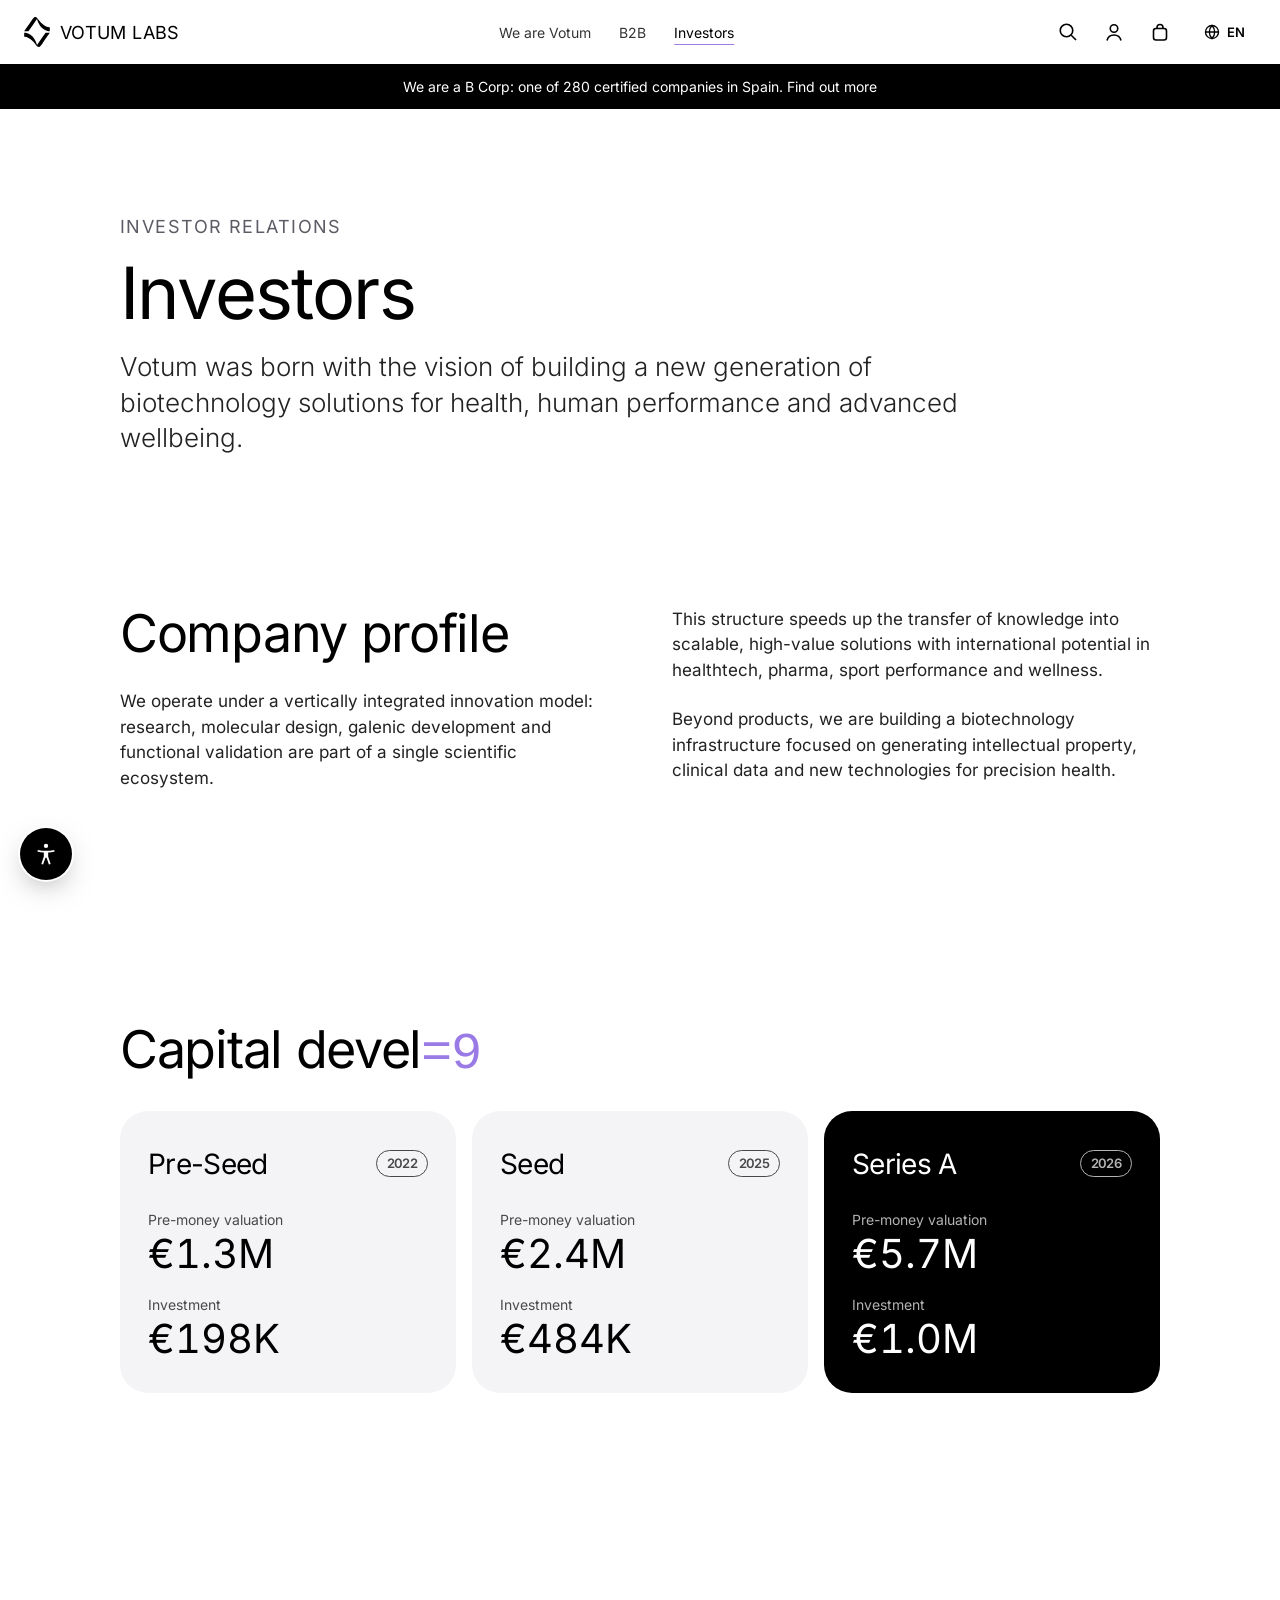
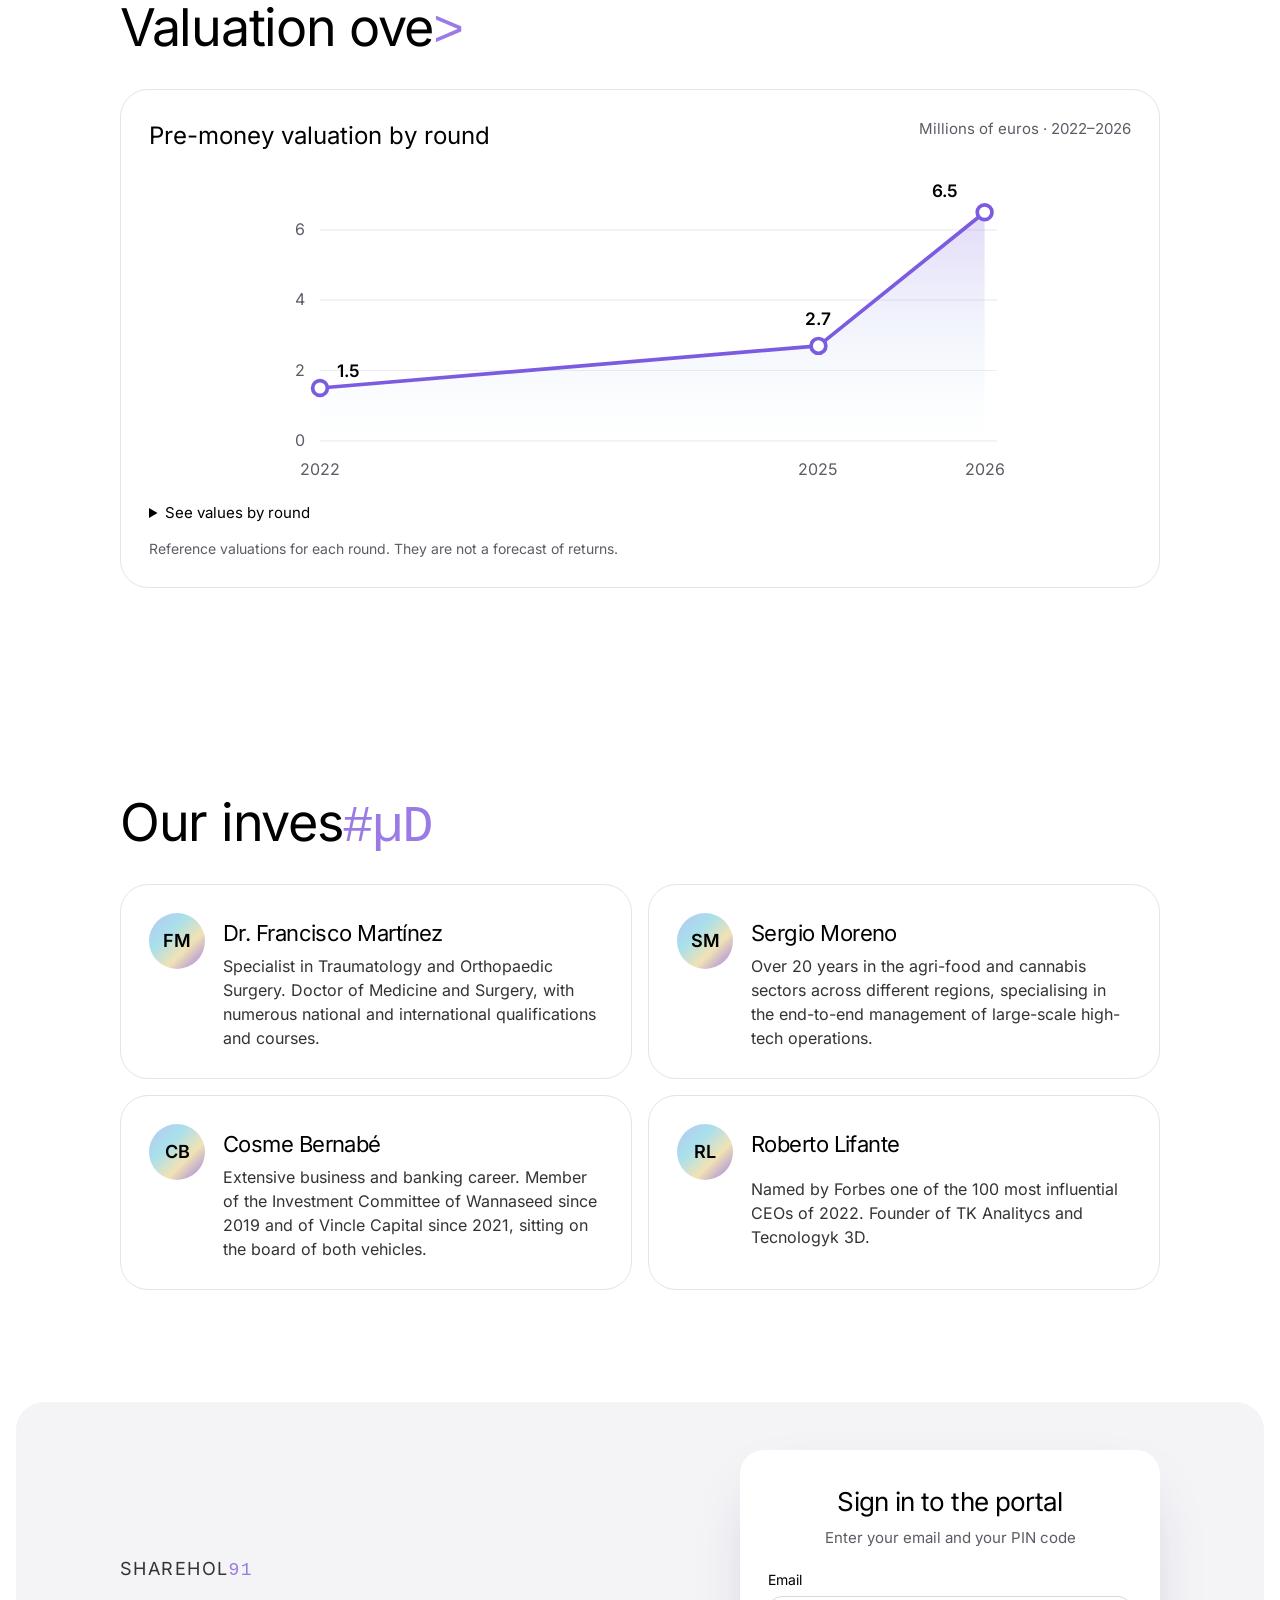
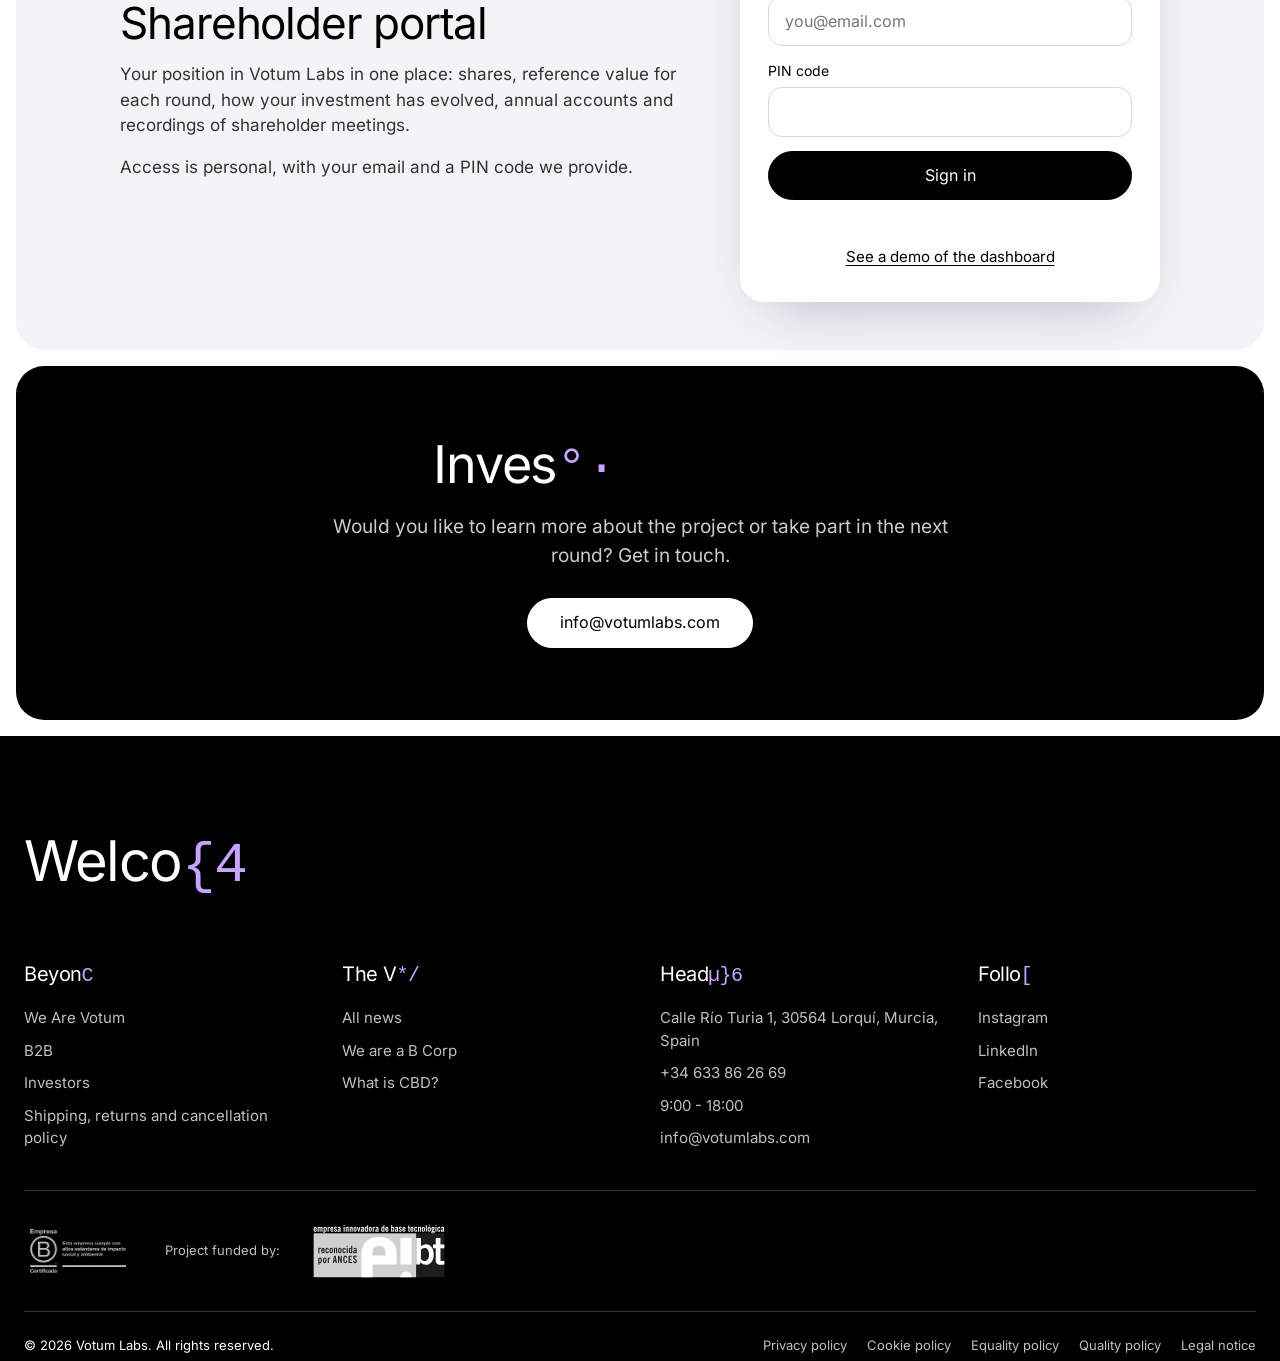
<file: docs/en/investors.html>
<!doctype html>
<html lang="en">
<head>
	<meta charset="UTF-8">
	<meta name="viewport" content="width=device-width, initial-scale=1">
	<title>Investors &#8211; Votum Labs</title>
	<!-- votum:meta -->
	<meta name="description" content="Company profile, funding rounds and shareholder portal of Votum Labs.">
	<link rel="alternate" hreflang="es" href="https://faycal9ib.github.io/votum-web/inversores.html">
	<link rel="alternate" hreflang="en" href="https://faycal9ib.github.io/votum-web/en/investors.html">
	<link rel="alternate" hreflang="x-default" href="https://faycal9ib.github.io/votum-web/inversores.html">
	<meta property="og:type" content="website">
	<meta property="og:site_name" content="Votum Labs">
	<meta property="og:locale" content="en_GB">
	<meta property="og:locale:alternate" content="es_ES">
	<meta property="og:title" content="Investors – Votum Labs">
	<meta property="og:description" content="Company profile, funding rounds and shareholder portal of Votum Labs.">
	<meta property="og:url" content="https://faycal9ib.github.io/votum-web/en/investors.html">
	<meta property="og:image" content="https://faycal9ib.github.io/votum-web/assets/img/og-votumlabs.jpg">
	<meta property="og:image:width" content="1200">
	<meta property="og:image:height" content="630">
	<meta property="og:image:alt" content="Votum Labs, biotechnology laboratory: science that goes from the pharmacy to the consumer">
	<meta name="twitter:card" content="summary_large_image">
	<!-- /votum:meta -->
<meta name="robots" content="noindex, nofollow">
	<script>try{var p=JSON.parse(localStorage.getItem('votumA11y')||'{}'),c=document.documentElement.classList;if(p.text)c.add('a11y-text-'+p.text);['contrast','links','readable','reduce-motion'].forEach(function(k){if(p[k])c.add('a11y-'+k)})}catch(e){}</script>

<link rel='stylesheet' id='orbita-css' href='../style.css?ver=2.3.4' media='all' />
<link rel='stylesheet' id='votum-brand-css' href='../brand.css?ver=1.0.0' media='all' />
<link rel='stylesheet' id='votum-sections-css' href='../sections.css?ver=1.0.0' media='all' />
<link rel="icon" type="image/svg+xml" href="../assets/img/votumlabs-fav.svg">
</head>
<body class="page page-inversores wp-theme-orbita">
<a class="skip-link screen-reader-text" href="#ob-main">Skip to content</a>

<header class="ob-globalnav" id="ob-globalnav">
	<nav class="ob-globalnav__inner" aria-label="Global">
		<a class="ob-globalnav__brand" href="./">
			<span class="ob-mark"><svg aria-hidden="true" focusable="false" xmlns="http://www.w3.org/2000/svg" id="Livello_2" data-name="Livello 2" viewBox="0 0 1236.66 1448.73"><g id="Livello_1-2" data-name="Livello 1"><g><path d="M515.34,1.95c-19.4,5.1-36,15.3-57,35.2-18.7,17.7-38.6,42.6-68.2,85.3-8.7,12.6-23.3,33.6-32.4,46.5C299.14,252.35.84,684.45.84,685.95c0,.7,32.9,1,101.9,1h102l206.2-293,206.2-293.1,10.2,30.8c54.5,163.9,128.4,291.8,223.5,387.2,95,95.2,206.6,151.1,328.6,164.5,18,2,55.6,3.8,56.6,2.8.5-.5.7-43.1.6-94.8l-.3-93.9-16-.7c-104.9-4.3-214.3-52.7-322-142.3-68.1-56.6-140.3-134.6-219-236.5-33.9-43.9-42.2-53.8-61.5-73-22.6-22.7-38.2-33.7-57-40.2-14.8-5.1-32.6-6.2-45.5-2.8Z"></path><path d="M.34,763.15c-.3.7-.4,43.4-.3,94.8l.3,93.5,16,.6c126.7,5.1,259.3,74.5,389.3,203.7,44.2,43.9,99.6,107.6,145.6,167.2,40.8,52.9,53.1,67.5,72,85.8,14.7,14.2,26.2,22.7,40.1,29.7,15.9,8,27.4,10.8,43,10.2,10.3-.3,13.4-.8,21.9-3.7,21.6-7.3,43.8-24.4,68.9-53,13.3-15.2,28.2-34.9,49.4-65.5,8.7-12.7,24.9-35.8,35.9-51.5,24.7-35.1,92.6-133.1,194-280,142.2-205.9,159.4-230.9,159.4-232,0-.7-31.7-1-101.9-1h-101.9l-206.2,293-206.2,293.1-11.3-33.8c-34.3-102.9-74-186.6-125-263.8-97.5-147.6-223.2-241.8-366.5-274.9-30.4-7-59.3-10.9-92.5-12.6-25-1.2-23.5-1.2-24,.2Z"></path></g></g></svg></span>			<span>Votum Labs</span>
		</a>

		<ul id="ob-menu" class="ob-menu"><li class="menu-item"><a href="https://votumlabs.com/we-are-votum/" data-vt-decode="hover">We are Votum</a></li>
<li class="menu-item"><a href="b2b.html" data-vt-decode="hover">B2B</a></li>
<li class="menu-item"><a href="investors.html" data-vt-decode="hover" aria-current="page">Investors</a></li>
</ul>
		<div class="ob-globalnav__actions">
			<button class="ob-icon-btn" type="button" data-ob-search aria-label="Search">
				<svg viewBox="0 0 20 20" fill="none" stroke="currentColor" stroke-width="1.6"><circle cx="8.5" cy="8.5" r="6.25"/><path d="M13.25 13.25L18 18"/></svg>
			</button>
			<a class="ob-icon-btn" href="https://votumlabs.com/account/" aria-label="My account">
				<svg viewBox="0 0 20 20" fill="none" stroke="currentColor" stroke-width="1.6"><circle cx="10" cy="6.5" r="3.75"/><path d="M3 18.5c.8-3.6 3.6-5.5 7-5.5s6.2 1.9 7 5.5"/></svg>
			</a>
			<a class="ob-icon-btn" href="https://votumlabs.com/?page_id=18" aria-label="Shop">
				<svg viewBox="0 0 20 20" fill="none" stroke="currentColor" stroke-width="1.6"><rect x="3.5" y="6.5" width="13" height="11.5" rx="2.5"/><path d="M7 6.5V5.5a3 3 0 016 0v1"/></svg>
			</a>
				<div class="ob-lang">
		<button class="ob-lang__toggle" type="button" aria-expanded="false" aria-controls="ob-lang-list">
			<svg viewBox="0 0 20 20" fill="none" stroke="currentColor" stroke-width="1.5" aria-hidden="true"><circle cx="10" cy="10" r="7.25"/><path d="M2.75 10h14.5M10 2.75c2 2.1 3 4.5 3 7.25s-1 5.15-3 7.25c-2-2.1-3-4.5-3-7.25s1-5.15 3-7.25z"/></svg>
			<span class="screen-reader-text">Language: English</span>
			<span class="ob-lang__code" aria-hidden="true">EN</span>
		</button>
		<ul class="ob-lang__list" id="ob-lang-list" hidden>
			<li><a class="ob-lang__item" href="../inversores.html" lang="es" hreflang="es">Español</a></li>
			<li><span class="ob-lang__item is-current" aria-current="true" lang="en">English</span></li>
		</ul>
	</div>
				<button class="ob-icon-btn ob-menu-trigger" type="button" aria-expanded="false" aria-controls="ob-menu" aria-label="Menu">
				<svg viewBox="0 0 20 20" fill="none" stroke="currentColor" stroke-width="1.6"><path d="M3 7h14M3 13h14"/></svg>
			</button>
		</div>
	</nav>
	<form class="screen-reader-text" role="search" method="get" action="https://votumlabs.com/" id="ob-search">
		<label for="ob-search-input">Search</label>
		<input id="ob-search-input" type="search" name="s" value="">
	</form>
</header>
<div class="ob-backdrop" aria-hidden="true"></div>

	<div class="ob-ribbon">
		We are a B Corp: one of 280 certified companies in Spain.		<a href="https://votumlabs.com/blog/votum-world-es-empresa-b-corp/">Find out more</a>
	</div>
<main id="ob-main" class="ob-main" data-vt-trail>
	<section class="ob-page-hero" aria-labelledby="vt-ir-title">
		<div class="ob-block__inner ob-reveal">
			<p class="ob-eyebrow" data-vt-decode>Investor Relations</p>
			<h1 id="vt-ir-title" data-vt-decode>Investors</h1>
			<p class="ob-lead">Votum was born with the vision of building a new generation of biotechnology solutions for health, human performance and advanced wellbeing.</p>
		</div>
	</section>

	<section class="ob-block" aria-labelledby="vt-profile">
		<div class="ob-block__inner ob-split">
			<div class="ob-reveal">
				<h2 id="vt-profile" data-vt-decode>Company profile</h2>
				<p>We operate under a vertically integrated innovation model: research, molecular design, galenic development and functional validation are part of a single scientific ecosystem.</p>
			</div>
			<div class="ob-reveal">
				<p>This structure speeds up the transfer of knowledge into scalable, high-value solutions with international potential in healthtech, pharma, sport performance and wellness.</p>
				<p>Beyond products, we are building a biotechnology infrastructure focused on generating intellectual property, clinical data and new technologies for precision health.</p>
			</div>
		</div>
	</section>

	<section class="ob-block" aria-labelledby="vt-capital">
		<div class="ob-block__inner">
			<h2 id="vt-capital" data-vt-decode class="ob-reveal">Capital development</h2>
			<div class="vt-rounds ob-reveal">
				<article class="vt-round">
					<h3 class="vt-round__name">Pre-Seed <span class="vt-round__year">2022</span></h3>
					<dl>
						<div><dt>Pre-money valuation</dt><dd data-vt-count="1.5" data-decimals="1" data-prefix="€" data-suffix="M">€1.5M</dd></div>
						<div><dt>Investment</dt><dd data-vt-count="225" data-prefix="€" data-suffix="K">€225K</dd></div>
					</dl>
				</article>
				<article class="vt-round">
					<h3 class="vt-round__name">Seed <span class="vt-round__year">2025</span></h3>
					<dl>
						<div><dt>Pre-money valuation</dt><dd data-vt-count="2.7" data-decimals="1" data-prefix="€" data-suffix="M">€2.7M</dd></div>
						<div><dt>Investment</dt><dd data-vt-count="550" data-prefix="€" data-suffix="K">€550K</dd></div>
					</dl>
				</article>
				<article class="vt-round is-current">
					<h3 class="vt-round__name">Series A <span class="vt-round__year">2026</span></h3>
					<dl>
						<div><dt>Pre-money valuation</dt><dd data-vt-count="6.5" data-decimals="1" data-prefix="€" data-suffix="M">€6.5M</dd></div>
						<div><dt>Investment</dt><dd data-vt-count="1.1" data-decimals="1" data-prefix="€" data-suffix="M">€1.1M</dd></div>
					</dl>
				</article>
			</div>
		</div>
	</section>

	<section class="ob-block" aria-labelledby="vt-evolution">
		<div class="ob-block__inner">
			<h2 id="vt-evolution" data-vt-decode class="ob-reveal">Valuation over time</h2>
			<figure class="vt-chart ob-reveal">
				<figcaption><strong>Pre-money valuation by round</strong><span>Millions of euros · 2022–2026</span></figcaption>
				<svg viewBox="0 0 640 260" role="img" aria-labelledby="vt-chart-desc">
					<desc id="vt-chart-desc">The pre-money valuation goes from 1.5 million euros in 2022 to 2.7 in 2025 and 6.5 in 2026. The values are also listed in the table below.</desc>
					<defs><linearGradient id="vt-chart-fill" x1="0" y1="0" x2="0" y2="1"><stop offset="0" stop-color="#9a7be6" stop-opacity=".28"/><stop offset="1" stop-color="#a8e0ec" stop-opacity="0"/></linearGradient></defs>
					<g aria-hidden="true">
						<line class="vt-chart__grid" x1="60" x2="610" y1="220" y2="220"/><text class="vt-chart__axis" x="48" y="224" text-anchor="end">0</text>
						<line class="vt-chart__grid" x1="60" x2="610" y1="162.9" y2="162.9"/><text class="vt-chart__axis" x="48" y="167" text-anchor="end">2</text>
						<line class="vt-chart__grid" x1="60" x2="610" y1="105.7" y2="105.7"/><text class="vt-chart__axis" x="48" y="110" text-anchor="end">4</text>
						<line class="vt-chart__grid" x1="60" x2="610" y1="48.6" y2="48.6"/><text class="vt-chart__axis" x="48" y="53" text-anchor="end">6</text>
						<text class="vt-chart__axis" x="60" y="248" text-anchor="middle">2022</text>
						<text class="vt-chart__axis" x="465" y="248" text-anchor="middle">2025</text>
						<text class="vt-chart__axis" x="600" y="248" text-anchor="middle">2026</text>
						<path class="vt-chart__area" d="M60 177.1 L465 142.9 L600 34.3 L600 220 L60 220 Z"/>
						<path class="vt-chart__line" d="M60 177.1 L465 142.9 L600 34.3"/>
						<circle class="vt-chart__dot" cx="60" cy="177.1" r="6"/><text class="vt-chart__label" x="74" y="168" text-anchor="start">1.5</text>
						<circle class="vt-chart__dot" cx="465" cy="142.9" r="6"/><text class="vt-chart__label" x="465" y="126" text-anchor="middle">2.7</text>
						<circle class="vt-chart__dot" cx="600" cy="34.3" r="6"/><text class="vt-chart__label" x="578" y="22" text-anchor="end">6.5</text>
					</g>
				</svg>
				<details>
					<summary>See values by round</summary>
					<table class="vt-table">
						<thead><tr><th scope="col">Round</th><th scope="col">Year</th><th scope="col">Pre-money valuation</th><th scope="col">Investment</th></tr></thead>
						<tbody>
							<tr><th scope="row">Pre-Seed</th><td>2022</td><td>€1.5M</td><td>€225K</td></tr>
							<tr><th scope="row">Seed</th><td>2025</td><td>€2.7M</td><td>€550K</td></tr>
							<tr><th scope="row">Series A</th><td>2026</td><td>€6.5M</td><td>€1.1M</td></tr>
						</tbody>
					</table>
				</details>
				<p class="vt-chart__note">Reference valuations for each round. They are not a forecast of returns.</p>
			</figure>
		</div>
	</section>

	<section class="ob-block" aria-labelledby="vt-board">
		<div class="ob-block__inner">
			<h2 id="vt-board" data-vt-decode class="ob-reveal">Our investors</h2>
			<ul class="vt-people ob-reveal">
				<li class="vt-person"><span class="vt-person__avatar" aria-hidden="true">FM</span><h3>Dr. Francisco Martínez</h3><p>Specialist in Traumatology and Orthopaedic Surgery. Doctor of Medicine and Surgery, with numerous national and international qualifications and courses.</p></li>
				<li class="vt-person"><span class="vt-person__avatar" aria-hidden="true">SM</span><h3>Sergio Moreno</h3><p>Over 20 years in the agri-food and cannabis sectors across different regions, specialising in the end-to-end management of large-scale high-tech operations.</p></li>
				<li class="vt-person"><span class="vt-person__avatar" aria-hidden="true">CB</span><h3>Cosme Bernabé</h3><p>Extensive business and banking career. Member of the Investment Committee of Wannaseed since 2019 and of Vincle Capital since 2021, sitting on the board of both vehicles.</p></li>
				<li class="vt-person"><span class="vt-person__avatar" aria-hidden="true">RL</span><h3>Roberto Lifante</h3><p>Named by Forbes one of the 100 most influential CEOs of 2022. Founder of TK Analitycs and Tecnologyk 3D.</p></li>
			</ul>
		</div>
	</section>

	<section class="vt-portal" id="acceso-socios" aria-labelledby="vt-portal-title">
		<div class="vt-portal__inner">
			<div class="vt-portal__intro ob-reveal">
				<p class="ob-eyebrow" data-vt-decode>Shareholders</p>
				<h2 id="vt-portal-title">Shareholder portal</h2>
				<p>Your position in Votum Labs in one place: shares, reference value for each round, how your investment has evolved, annual accounts and recordings of shareholder meetings.</p>
				<p>Access is personal, with your email and a PIN code we provide.</p>
			</div>
			<form class="vt-login" id="vt-login" novalidate>
				<h3>Sign in to the portal</h3>
				<p>Enter your email and your PIN code</p>
				<label class="vt-field"><span>Email</span><input type="email" name="email" autocomplete="email" placeholder="you@email.com"></label>
				<label class="vt-field"><span>PIN code</span><input type="password" name="pin" id="vt-pin" autocomplete="current-password" inputmode="text"></label>
				<button class="ob-btn" type="submit">Sign in</button>
				<p class="vt-login__status" id="vt-login-status" role="status" aria-live="polite"></p>
				<button class="vt-login__demo" type="button" data-vt-demo aria-expanded="false" aria-controls="vt-panel">See a demo of the dashboard</button>
			</form>
		</div>
	</section>

	<section class="vt-panel" id="vt-panel" aria-labelledby="vt-panel-title" hidden>
		<div class="vt-welcome">
			<div>
				<h2 id="vt-panel-title" tabindex="-1">Welcome, Investor</h2>
				<div class="vt-welcome__tags"><span>Shareholder</span><span>Investor</span><span class="vt-badge">Demo · fictitious data</span></div>
			</div>
			<a class="ob-btn ob-btn--secondary" href="#vt-panel-kpis">See my investment</a>
		</div>

		<ul class="vt-notices">
			<li class="vt-notice"><h3>General Shareholders’ Meeting</h3><p>The notice, minutes and recording of each meeting will appear here.</p></li>
			<li class="vt-notice"><h3>Annual accounts and audit report</h3><p>You will be able to download the annual accounts for each financial year here.</p></li>
		</ul>

		<div class="vt-kpis" id="vt-panel-kpis">
			<article class="vt-kpi"><h3>Shares</h3><strong>1,000</strong><p>Example</p></article>
			<article class="vt-kpi"><h3>Entry value</h3><strong>€1.00</strong><p>Per share · Pre-Seed 2022</p></article>
			<article class="vt-kpi"><h3>Reference value</h3><strong>€4.33</strong><p>Per share · Series A 2026</p></article>
			<article class="vt-kpi"><h3>Value of your position</h3><strong>€4,333</strong><p>Based on the latest round</p></article>
		</div>

		<figure class="vt-chart">
			<figcaption><strong>How your investment has evolved</strong><span>Value of your shares in euros · example</span></figcaption>
			<svg viewBox="0 0 640 260" role="img" aria-labelledby="vt-demo-chart-desc">
				<desc id="vt-demo-chart-desc">Fictitious example: the value of 1,000 shares goes from 1,000 euros in 2022 to 1,800 in 2025 and 4,333 in 2026.</desc>
				<g aria-hidden="true">
					<line class="vt-chart__grid" x1="60" x2="610" y1="220" y2="220"/><text class="vt-chart__axis" x="48" y="224" text-anchor="end">0</text>
					<line class="vt-chart__grid" x1="60" x2="610" y1="140" y2="140"/><text class="vt-chart__axis" x="48" y="144" text-anchor="end">2,000</text>
					<line class="vt-chart__grid" x1="60" x2="610" y1="60" y2="60"/><text class="vt-chart__axis" x="48" y="64" text-anchor="end">4,000</text>
					<text class="vt-chart__axis" x="60" y="248" text-anchor="middle">2022</text>
					<text class="vt-chart__axis" x="465" y="248" text-anchor="middle">2025</text>
					<text class="vt-chart__axis" x="600" y="248" text-anchor="middle">2026</text>
					<path class="vt-chart__area" d="M60 180 L465 148 L600 46.7 L600 220 L60 220 Z"/>
					<path class="vt-chart__line" d="M60 180 L465 148 L600 46.7"/>
					<circle class="vt-chart__dot" cx="60" cy="180" r="6"/>
					<circle class="vt-chart__dot" cx="465" cy="148" r="6"/>
					<circle class="vt-chart__dot" cx="600" cy="46.7" r="6"/>
				</g>
			</svg>
			<details>
				<summary>See values by year</summary>
				<table class="vt-table">
					<thead><tr><th scope="col">Year</th><th scope="col">Value per share</th><th scope="col">Value of the position</th></tr></thead>
					<tbody>
						<tr><th scope="row">2022</th><td>€1.00</td><td>€1,000</td></tr>
						<tr><th scope="row">2025</th><td>€1.80</td><td>€1,800</td></tr>
						<tr><th scope="row">2026</th><td>€4.33</td><td>€4,333</td></tr>
					</tbody>
				</table>
			</details>
			<p class="vt-chart__note">Fictitious data to show the dashboard design. Each shareholder’s real data will only be shown after server-validated sign-in.</p>
		</figure>
	</section>

	<section class="vt-cta theme-dark ob-reveal" aria-labelledby="vt-ir-contact">
		<h2 id="vt-ir-contact" data-vt-decode>Investor relations</h2>
		<p>Would you like to learn more about the project or take part in the next round? Get in touch.</p>
		<div class="ob-unit__ctas">
			<a class="ob-btn" href="mailto:info@votumlabs.com?subject=Investor%20Relations">info@votumlabs.com</a>
		</div>
	</section>
</main>
<footer class="ob-footer" data-vt-trail aria-label="Footer">
	<div class="ob-footer__inner">
		<p class="ob-footer__title" data-vt-decode>Welcome to your new welfare</p>

		<div class="ob-directory">
							<nav aria-label="Beyond Votum">
					<h3 data-vt-decode>Beyond Votum</h3>
					<ul>
													<li><a href="https://votumlabs.com/we-are-votum/">We Are Votum</a></li>
													<li><a href="b2b.html">B2B</a></li>
													<li><a href="investors.html">Investors</a></li>
													<li><a href="https://votumlabs.com/refund-policy/">Shipping, returns and cancellation policy</a></li>
											</ul>
				</nav>
							<nav aria-label="The Votum Post">
					<h3 data-vt-decode>The Votum Post</h3>
					<ul>
													<li><a href="https://votumlabs.com/the-v-w-post/">All news</a></li>
													<li><a href="https://votumlabs.com/blog/votum-world-es-empresa-b-corp/">We are a B Corp</a></li>
													<li><a href="https://votumlabs.com/blog/que-es-cbd/">What is CBD?</a></li>
											</ul>
				</nav>
			
			<div>
				<h3 data-vt-decode>Headquarters</h3>
				<p>Calle Río Turia 1, 30564 Lorquí, Murcia, Spain</p>
				<ul>
											<li><a href="https://wa.me/+34633862669">+34 633 86 26 69</a></li>
										<li>9:00 - 18:00</li>
											<li><a href="mailto:info@votumlabs.com">info@votumlabs.com</a></li>
									</ul>
			</div>

			<div>
				<h3 data-vt-decode>Follow us</h3>
				<ul>
					<li><a href="https://www.instagram.com/votumlabs/">Instagram</a></li>
					<li><a href="https://www.linkedin.com/company/votum-labs/">LinkedIn</a></li>
					<li><a href="https://www.facebook.com/p/Votum-Labs-100083191074836/">Facebook</a></li>
				</ul>
			</div>
		</div>

		<div class="ob-footer__badges">
			<a href="https://votumlabs.com/blog/votum-world-es-empresa-b-corp/">
				<img src="../assets/img/LogoESPTagESP_Estandares_Negro-1.png" class="ob-badge-bcorp" alt="Certified B Corporation" loading="lazy">
			</a>
			<span>Project funded by:</span>
			<img src="../assets/img/Eibt-logo-footer-1.svg" alt="EIBT" loading="lazy">
		</div>

		
		<div class="ob-footer__legal">
			<span>
				© 2026 Votum Labs. All rights reserved.			</span>
			<ul id="menu-votum-legal" class="menu"><li id="menu-item-47" class="menu-item menu-item-type-custom menu-item-object-custom menu-item-47"><a href="https://votumlabs.com/privacy-policy/">Privacy policy</a></li>
<li id="menu-item-48" class="menu-item menu-item-type-custom menu-item-object-custom menu-item-48"><a href="https://votumlabs.com/cookies-policy/">Cookie policy</a></li>
<li id="menu-item-49" class="menu-item menu-item-type-custom menu-item-object-custom menu-item-49"><a href="https://votumlabs.com/politica-de-igualdad/">Equality policy</a></li>
<li id="menu-item-50" class="menu-item menu-item-type-custom menu-item-object-custom menu-item-50"><a href="https://votumlabs.com/politica-de-calidad/">Quality policy</a></li>
<li id="menu-item-51" class="menu-item menu-item-type-custom menu-item-object-custom menu-item-51"><a href="https://votumlabs.com/aviso-legal/">Legal notice</a></li>
</ul>		</div>
	</div>
</footer>
	<div class="ob-a11y" data-vt-no-trail>
		<button class="ob-a11y__toggle" type="button" aria-expanded="false" aria-controls="ob-a11y-panel">
			<svg viewBox="0 0 24 24" fill="currentColor" aria-hidden="true"><circle cx="12" cy="4.5" r="2"/><path d="M4.5 8.2c2.4.6 4.9.9 7.5.9s5.1-.3 7.5-.9l.5 1.6c-1.9.5-3.9.8-6 .9v3.6l2.3 6.9-1.6.6-2.2-6.3h-1l-2.2 6.3-1.6-.6L10 14.3v-3.6c-2.1-.1-4.1-.4-6-.9z"/></svg>
			<span class="screen-reader-text">Accessibility options</span>
		</button>
		<div class="ob-a11y__panel" id="ob-a11y-panel" role="group" aria-labelledby="ob-a11y-title" hidden>
			<p class="ob-a11y__title" id="ob-a11y-title">Accessibility</p>
			<div class="ob-a11y__row" role="group" aria-label="Text size">
				<span>Text size</span>
				<div class="ob-a11y__sizes">
					<button type="button" data-a11y-text="0" aria-pressed="true" aria-label="Normal text">A</button>
					<button type="button" data-a11y-text="1" aria-pressed="false" aria-label="Large text">A+</button>
					<button type="button" data-a11y-text="2" aria-pressed="false" aria-label="Extra large text">A++</button>
				</div>
			</div>
							<button type="button" class="ob-a11y__switch" data-a11y="contrast" aria-pressed="false">
					<span>High contrast</span><span class="ob-a11y__knob" aria-hidden="true"></span>
				</button>
							<button type="button" class="ob-a11y__switch" data-a11y="links" aria-pressed="false">
					<span>Underline links</span><span class="ob-a11y__knob" aria-hidden="true"></span>
				</button>
							<button type="button" class="ob-a11y__switch" data-a11y="readable" aria-pressed="false">
					<span>Readable font</span><span class="ob-a11y__knob" aria-hidden="true"></span>
				</button>
							<button type="button" class="ob-a11y__switch" data-a11y="reduce-motion" aria-pressed="false">
					<span>Stop animations</span><span class="ob-a11y__knob" aria-hidden="true"></span>
				</button>
						<button type="button" class="ob-a11y__reset" data-a11y-reset>Reset</button>
		</div>
	</div>
<script data-wp-strategy="defer" defer id="orbita-js" src="../assets/js/main.js?ver=2.3.4"></script>
<script data-wp-strategy="defer" defer id="orbita-effects-js" src="../assets/js/effects.js?ver=2.3.4"></script>
<script data-wp-strategy="defer" defer id="orbita-a11y-js" src="../assets/js/a11y.js?ver=2.3.4"></script>
<script defer id="votum-sections-js" src="../assets/js/sections.js?ver=1.0.0"></script>
</body>
</html>
</file>
<file: docs/style.css>
/*
Theme Name: Votum Labs
Description: Tema de Votum Labs. Estructura de portada (cabecera global con desplegables, bloques hero y baldosas promo) obtenida mediante análisis REA; identidad visual, textos e imágenes de votumlabs.com.
Version: 2.0.0
Requires at least: 6.0
Requires PHP: 7.4
License: GPLv2 or later
Text Domain: orbita
*/

/* ---------- Tokens ---------- */
:root {
	--ob-font: -apple-system, BlinkMacSystemFont, "Segoe UI", Roboto, "Helvetica Neue", Arial, "Noto Sans", sans-serif;
	--ob-font-display: "Almarena Display", "Helvetica Neue", -apple-system, BlinkMacSystemFont, "Segoe UI", Arial, sans-serif;
	--ob-text: #000000;
	--ob-text-muted: #5c5c66;
	--ob-bg: #ffffff;
	--ob-bg-alt: #f4f4f7;
	--ob-dark: #000000;
	--ob-iris: linear-gradient(135deg, #b9c6f0 0%, #a8e0ec 35%, #f1e2b4 65%, #9a7be6 100%);
	--ob-link: #000000;
	--ob-nav-h: 64px;
	--ob-gutter: 16px;
	--ob-card-radius: 28px;
	--ob-pill: 999px;
	--ob-ease: cubic-bezier(.25, .1, .25, 1);
}

*, *::before, *::after { box-sizing: border-box; }
html { -webkit-text-size-adjust: 100%; }
body {
	margin: 0;
	font-family: var(--ob-font);
	font-size: 17px;
	line-height: 1.5;
	color: var(--ob-text);
	background: var(--ob-bg);
	-webkit-font-smoothing: antialiased;
}
a { color: var(--ob-link); }
img { max-width: 100%; height: auto; display: block; }
h1, h2, h3, h4 { font-family: var(--ob-font-display); font-weight: 400; letter-spacing: -.02em; }
.screen-reader-text {
	position: absolute !important; width: 1px; height: 1px; overflow: hidden;
	clip: rect(1px, 1px, 1px, 1px); white-space: nowrap;
}
.skip-link:focus {
	clip: auto; width: auto; height: auto; z-index: 10000;
	top: 8px; left: 8px; padding: 8px 16px; background: #000; color: #fff; border-radius: 8px;
}
.ob-mark { display: inline-block; width: 26px; height: 30px; color: inherit; }
.ob-mark svg { width: 100%; height: 100%; display: block; }
.ob-mark path { fill: currentColor; }

/* ---------- Cabecera global ---------- */
.ob-globalnav {
	position: sticky; top: 0; z-index: 9999;
	height: var(--ob-nav-h);
	color: var(--ob-text);
	font-size: 14px;
}
/* El desenfoque va en un pseudo-elemento: en la propia cabecera, backdrop-filter convertiría
   la cabecera en el bloque contenedor del menú móvil (position: fixed) y lo encogería a su altura. */
.ob-globalnav::before {
	content: ""; position: absolute; inset: 0; z-index: -1;
	background: rgba(255, 255, 255, .82);
	backdrop-filter: saturate(180%) blur(20px);
	-webkit-backdrop-filter: saturate(180%) blur(20px);
}
/* La barra de administración de WordPress mide 32px (46px en ≤782px). */
.admin-bar { --ob-admin-h: 32px; }
@media screen and (max-width: 782px) { .admin-bar { --ob-admin-h: 46px; } }
.admin-bar .ob-globalnav { top: var(--ob-admin-h); }
.admin-bar .ob-backdrop { top: calc(var(--ob-nav-h) + var(--ob-admin-h)); }
.ob-globalnav__inner {
	max-width: 1280px; height: 100%; margin: 0 auto; padding: 0 24px;
	display: flex; align-items: center; justify-content: space-between;
}
.ob-globalnav__brand {
	color: inherit; text-decoration: none; display: flex; align-items: center; gap: 10px;
	font-family: var(--ob-font-display); font-size: 18px; letter-spacing: .02em; text-transform: uppercase;
}

.ob-menu { list-style: none; margin: 0 32px; padding: 0; display: flex; align-items: center; gap: 28px; flex: 1; justify-content: center; }
.ob-menu > li > a,
.ob-menu > li > .ob-menu__toggle {
	white-space: nowrap;
	color: inherit; text-decoration: none; padding: 0; line-height: var(--ob-nav-h);
	background: none; border: 0; font: inherit; cursor: pointer; opacity: .8; transition: opacity .2s;
}
.ob-menu > li > a:hover, .ob-menu > li > .ob-menu__toggle:hover, .ob-menu > li.is-open > .ob-menu__toggle { opacity: 1; }

/* Flyout a ancho completo */
.ob-menu .sub-menu {
	position: absolute; left: 0; right: 0; top: var(--ob-nav-h);
	list-style: none; margin: 0;
	padding: 36px max(24px, calc((100vw - 1040px) / 2)) 56px;
	background: #fff; border-bottom: 1px solid #eee;
	display: grid; grid-template-columns: repeat(3, minmax(0, 300px)); gap: 6px 48px;
	opacity: 0; visibility: hidden; transform: translateY(-8px);
	transition: opacity .24s var(--ob-ease), transform .24s var(--ob-ease), visibility 0s .24s;
}
.ob-menu > li.is-open > .sub-menu {
	opacity: 1; visibility: visible; transform: none;
	transition: opacity .32s var(--ob-ease), transform .32s var(--ob-ease);
}
.ob-menu .sub-menu a { color: inherit; text-decoration: none; font-family: var(--ob-font-display); font-size: 20px; line-height: 1.6; }
.ob-menu .sub-menu a:hover { text-decoration: underline; }

.ob-backdrop {
	position: fixed; inset: var(--ob-nav-h) 0 0; z-index: 9998;
	background: rgba(255, 255, 255, .45);
	backdrop-filter: blur(16px); -webkit-backdrop-filter: blur(16px);
	opacity: 0; visibility: hidden; transition: opacity .3s, visibility 0s .3s;
}
.flyout-open .ob-backdrop { opacity: 1; visibility: visible; transition: opacity .3s; }

.ob-globalnav__actions { display: flex; align-items: center; gap: 18px; }
.ob-icon-btn { background: none; border: 0; color: inherit; cursor: pointer; padding: 4px; display: block; }
.ob-icon-btn svg { width: 20px; height: 20px; display: block; }
.ob-menu-trigger { display: none; }

/* ---------- Banda de aviso ---------- */
.ob-ribbon { background: #000; color: #fff; text-align: center; font-size: 14px; padding: 12px var(--ob-gutter); }
.ob-ribbon a { color: #fff; text-decoration: underline; text-underline-offset: 3px; }

/* ---------- Botones ---------- */
.ob-btn {
	display: inline-block; padding: 14px 32px; border-radius: var(--ob-pill);
	font-size: 16px; line-height: 1.2; text-decoration: none;
	border: 1px solid #000; background: #000; color: #fff;
	transition: background .2s, color .2s, transform .2s;
}
.ob-btn:hover { transform: translateY(-1px); }
.ob-btn--secondary { background: transparent; color: #000; }
.ob-btn--secondary:hover { background: #000; color: #fff; }
.theme-dark .ob-btn, .ob-section-hero.has-image .ob-btn { background: #fff; color: #000; border-color: #fff; }
.theme-dark .ob-btn--secondary, .ob-section-hero.has-image .ob-btn--secondary { background: transparent; color: #fff; }
.theme-dark .ob-btn--secondary:hover, .ob-section-hero.has-image .ob-btn--secondary:hover { background: #fff; color: #000; }

/* ---------- Unidades (hero / promo) ---------- */
.ob-main { display: flex; flex-direction: column; gap: var(--ob-gutter); padding: var(--ob-gutter) var(--ob-gutter) 0; }
.ob-section-hero, .ob-tile {
	position: relative; overflow: hidden; text-align: center; isolation: isolate;
	border-radius: var(--ob-card-radius); background: var(--ob-bg-alt);
}
.ob-section-hero { min-height: min(86vh, 760px); display: flex; flex-direction: column; justify-content: center; padding: 64px 24px; }
.ob-section-hero.has-image { color: #fff; }
.ob-section-hero.theme-dark, .ob-tile.theme-dark { background: #000; color: #fff; }
.ob-unit__bg { position: absolute; inset: 0; z-index: -1; }
.ob-unit__bg img { width: 100%; height: 100%; object-fit: cover; }
.ob-section-promo { display: grid; grid-template-columns: repeat(2, minmax(0, 1fr)); gap: var(--ob-gutter); }
.ob-tile { min-height: 520px; padding: 56px 24px 0; }

.ob-unit__headline { font-family: var(--ob-font-display); font-size: 72px; line-height: 1.02; font-weight: 400; margin: 0; letter-spacing: -.02em; }
.ob-tile .ob-unit__headline { font-size: 44px; }
.ob-unit__subhead { font-size: 30px; line-height: 1.2; font-weight: 300; margin: 12px 0 0; }
.ob-tile .ob-unit__subhead { font-size: 20px; color: inherit; opacity: .8; }
.ob-unit__ctas { display: flex; justify-content: center; gap: 12px; margin-top: 28px; flex-wrap: wrap; }

.ob-unit__media { position: absolute; left: 0; right: 0; bottom: 0; top: 230px; display: flex; align-items: flex-end; justify-content: center; z-index: -1; }
.ob-unit__media img { width: auto; max-height: 100%; object-fit: contain; }
.ob-shape {
	width: min(56%, 300px); aspect-ratio: 1; margin-bottom: -60px; border-radius: 50%;
	background: var(--ob-shape, var(--ob-iris)); filter: blur(.5px);
	box-shadow: inset -30px -40px 80px rgba(255, 255, 255, .45), 0 40px 80px -30px rgba(80, 60, 160, .35);
}

/* ---------- Secciones de contenido ---------- */
.ob-block { padding: 96px 24px; }
.ob-block__inner { max-width: 1040px; margin: 0 auto; }
.ob-eyebrow { font-family: var(--ob-font-display); font-size: 18px; text-transform: uppercase; letter-spacing: .08em; margin: 0 0 16px; color: var(--ob-text-muted); }
.ob-block h2 { font-size: 52px; line-height: 1.05; margin: 0 0 28px; }
.ob-lead { font-size: 26px; line-height: 1.35; font-weight: 300; margin: 0; max-width: 900px; }
.ob-split { display: grid; grid-template-columns: repeat(2, minmax(0, 1fr)); gap: 64px; align-items: start; }
.ob-split p { margin: 0 0 24px; color: #222; }
.ob-shape-deco { width: 100%; max-width: 380px; margin-left: auto; }

.ob-brands { display: grid; grid-template-columns: repeat(3, minmax(0, 1fr)); gap: var(--ob-gutter); margin-top: 8px; }
.ob-brand { min-width: 0;
	display: flex; align-items: center; justify-content: center; aspect-ratio: 16 / 9;
	border-radius: var(--ob-card-radius); background: var(--ob-bg-alt); padding: 40px; transition: transform .3s var(--ob-ease), background .3s;
}
.ob-brand:hover { transform: translateY(-4px); background: #ececf2; }
.ob-brand img { max-height: 90px; width: auto; max-width: 70%; object-fit: contain; }

.ob-posts { list-style: none; margin: 0; padding: 0; border-top: 1px solid #ddd; }
.ob-posts li { border-bottom: 1px solid #ddd; }
.ob-posts a { display: flex; justify-content: space-between; gap: 24px; padding: 22px 0; text-decoration: none; font-size: 21px; font-family: var(--ob-font-display); }
.ob-posts a::after { content: "→"; transition: transform .2s; }
.ob-posts a:hover::after { transform: translateX(4px); }
.ob-block__cta { margin-top: 36px; }

/* Aparición al entrar en viewport */
.ob-reveal { opacity: 0; transform: translateY(32px); transition: opacity .9s var(--ob-ease), transform .9s var(--ob-ease); }
.ob-reveal.is-visible { opacity: 1; transform: none; }
@media (prefers-reduced-motion: reduce) {
	.ob-reveal { opacity: 1; transform: none; transition: none; }
	.ob-menu .sub-menu, .ob-backdrop, .ob-brand, .ob-btn { transition: none; }
}

/* ---------- Pie ---------- */
.ob-footer { background: #000; color: #fff; font-size: 15px; line-height: 1.5; margin-top: var(--ob-gutter); }
.ob-footer a { color: #fff; text-decoration: none; opacity: .75; }
.ob-footer a:hover { opacity: 1; }
.ob-footer__inner { max-width: 1280px; margin: 0 auto; padding: 96px 24px 32px; }
.ob-footer__title { font-family: var(--ob-font-display); font-size: 56px; line-height: 1.05; margin: 0 0 64px; font-weight: 400; }
.ob-directory { display: grid; grid-template-columns: repeat(4, minmax(0, 1fr)); gap: 0 40px; }
.ob-directory h3 { font-size: 20px; margin: 0 0 16px; }
.ob-directory ul { list-style: none; margin: 0 0 40px; padding: 0; }
.ob-directory li { margin-bottom: 10px; color: rgba(255, 255, 255, .75); }
.ob-directory p { margin: 0 0 10px; opacity: .75; }
.ob-footer__badges { display: flex; align-items: center; gap: 32px; flex-wrap: wrap; padding: 32px 0; border-top: 1px solid #333; }
.ob-footer__badges img { height: 56px; width: auto; }
.ob-footer__badges .ob-badge-bcorp { filter: invert(1); }
.ob-footer__badges span { opacity: .75; font-size: 13px; }
.ob-social { display: flex; gap: 16px; list-style: none; margin: 0; padding: 0; }
.ob-footer__legal { border-top: 1px solid #333; padding-top: 24px; display: flex; flex-wrap: wrap; justify-content: space-between; gap: 12px; font-size: 13px; }
.ob-footer__legal ul { list-style: none; margin: 0; padding: 0; display: flex; flex-wrap: wrap; gap: 8px 20px; }

/* ---------- Contenido genérico ---------- */
.ob-content { max-width: 760px; margin: 0 auto; padding: 72px 24px; }
.ob-content h1 { font-size: 52px; line-height: 1.05; margin: 0 0 24px; }

/* ---------- Breakpoints (S ≤734, M 735–1068, L ≥1069, XL ≥1441) ---------- */
@media only screen and (min-width: 1441px) {
	.ob-section-hero { min-height: 820px; }
	.ob-tile { min-height: 580px; }
}
@media only screen and (max-width: 1068px) {
	.ob-menu-trigger { display: block; }
	.ob-menu {
		position: fixed; inset: var(--ob-nav-h) 0 0; margin: 0; padding: 24px 28px;
		flex-direction: column; align-items: stretch; justify-content: flex-start; gap: 0;
		background: #fff; overflow-y: auto;
		opacity: 0; visibility: hidden; transition: opacity .3s, visibility 0s .3s;
	}
	.admin-bar .ob-menu { top: calc(var(--ob-nav-h) + var(--ob-admin-h)); }
	.menu-open .ob-menu { opacity: 1; visibility: visible; transition: opacity .3s; }
	.ob-menu > li > a, .ob-menu > li > .ob-menu__toggle { font-family: var(--ob-font-display); font-size: 28px; line-height: 1.7; text-align: left; opacity: 1; }
	.ob-menu .sub-menu { position: static; display: none; padding: 4px 0 16px 16px; border: 0; grid-template-columns: 1fr; opacity: 1; visibility: visible; transform: none; }
	.ob-menu > li.is-open > .sub-menu { display: grid; }
	.ob-menu .sub-menu a { font-size: 18px; }
	.ob-backdrop { display: none; }
	.ob-unit__headline { font-size: 56px; }
	.ob-tile .ob-unit__headline { font-size: 36px; }
	.ob-unit__subhead { font-size: 24px; }
	.ob-block h2, .ob-footer__title { font-size: 42px; }
	.ob-directory, .ob-brands { grid-template-columns: repeat(2, minmax(0, 1fr)); }
	.ob-brand { padding: 28px; }
}
@media only screen and (max-width: 734px) {
	:root { --ob-nav-h: 56px; --ob-gutter: 12px; --ob-card-radius: 20px; }
	.ob-globalnav__inner { padding: 0 16px; }
	.ob-unit__headline { font-size: 40px; }
	.ob-tile .ob-unit__headline { font-size: 30px; }
	.ob-unit__subhead { font-size: 20px; }
	.ob-section-hero { min-height: 560px; }
	.ob-tile { min-height: 440px; padding-top: 44px; }
	.ob-section-promo, .ob-split, .ob-brands, .ob-directory { grid-template-columns: 1fr; }
	.ob-block { padding: 64px 8px; }
	.ob-block h2, .ob-footer__title { font-size: 34px; }
	.ob-lead { font-size: 21px; }
	.ob-shape-deco { margin: 0 auto; max-width: 240px; }
}

/* ---------- Efectos: descifrado de texto y rastro del cursor ---------- */
.vt-sr {
	position: absolute !important; width: 1px; height: 1px; overflow: hidden;
	clip: rect(1px, 1px, 1px, 1px); white-space: nowrap;
}
.vt-ghost { opacity: 0; }
.vt-glyph {
	color: #9a7be6;
	font-family: ui-monospace, "SFMono-Regular", Menlo, Consolas, monospace;
	font-weight: 400;
}
.theme-dark .vt-glyph, .ob-footer .vt-glyph, .has-image .vt-glyph { color: #c7a4ff; }
.ob-eyebrow, .ob-unit__subhead[data-vt-decode] { font-variant-numeric: tabular-nums; }

.vt-trail { position: fixed; inset: 0; pointer-events: none; z-index: 50; overflow: hidden; }
.vt-trail__block {
	position: absolute; top: 0; left: 0; width: 24px; height: 24px;
	font: 700 12px/24px ui-monospace, "SFMono-Regular", Menlo, Consolas, monospace;
	text-align: center;
}
.vt-trail__cell {
	position: relative; isolation: isolate;
	display: block; width: 100%; height: 100%;
	/* La letra se lee aunque caiga en el hueco del logo sobre fondo blanco o negro:
	   un halo de contraste (oscuro para letra blanca, claro para letra negra, lo fija effects.js)
	   y debajo un contorno del color de la celda. */
	text-shadow:
		0 0 1px var(--vt-halo, transparent), 0 0 2px var(--vt-halo, transparent),
		1px 0 0 var(--vt-fill, transparent), -1px 0 0 var(--vt-fill, transparent),
		0 1px 0 var(--vt-fill, transparent), 0 -1px 0 var(--vt-fill, transparent);
	transform: scale(0);
	transition: transform .12s cubic-bezier(.3, .41, .04, 1.01);
}
/* Cada celda tiene la silueta del logotipo de Votum: el color va en un pseudo-elemento
   recortado con el SVG, así la letra queda encima entera y no se recorta con la máscara. */
.vt-trail__cell::before {
	content: ""; position: absolute; inset: 0; z-index: -1;
	background: var(--vt-fill, #9a7be6);
	-webkit-mask: url("assets/img/votumlabs-fav.svg") center / contain no-repeat;
	mask: url("assets/img/votumlabs-fav.svg") center / contain no-repeat;
}
.vt-trail__block.is-active .vt-trail__cell { transform: scale(1); transition-duration: .1s; }

/* ---------- Selector de idioma (cabecera) ---------- */
.ob-lang { position: relative; }
.ob-lang__toggle {
	display: flex; align-items: center; gap: 6px; padding: 6px 10px; border-radius: var(--ob-pill);
	background: none; border: 1px solid transparent; color: inherit; font: 600 13px/1 var(--ob-font); cursor: pointer;
}
.ob-lang__toggle:hover, .ob-lang__toggle[aria-expanded="true"] { border-color: #d8d8de; }
.ob-lang__toggle svg { width: 18px; height: 18px; }
.ob-lang__list {
	position: absolute; right: 0; top: calc(100% + 8px); min-width: 190px; margin: 0; padding: 6px; list-style: none;
	background: #fff; border: 1px solid #e6e6ec; border-radius: 16px; box-shadow: 0 16px 40px -12px rgba(30, 20, 80, .25);
}
.ob-lang__item { display: flex; justify-content: space-between; align-items: center; gap: 12px; padding: 10px 12px; border-radius: 10px; color: inherit; text-decoration: none; font-size: 15px; }
a.ob-lang__item:hover, a.ob-lang__item:focus-visible { background: var(--ob-bg-alt); }
.ob-lang__item.is-current { font-weight: 600; }
.ob-lang__item.is-current::after { content: "✓"; color: #9a7be6; }
.ob-lang__item.is-disabled { color: var(--ob-text-muted); cursor: not-allowed; }
.ob-lang__item small { font-size: 11px; text-transform: uppercase; letter-spacing: .06em; }

/* ---------- Panel de accesibilidad (abajo a la izquierda) ---------- */
.ob-a11y { position: fixed; left: 20px; bottom: 20px; z-index: 9000; font-family: var(--ob-font); }
.ob-a11y__toggle {
	width: 52px; height: 52px; border-radius: 50%; border: 0; cursor: pointer; display: grid; place-items: center;
	background: #000; color: #fff; box-shadow: 0 10px 30px -10px rgba(0, 0, 0, .5); position: relative;
	transition: transform .2s;
}
.ob-a11y__toggle:hover { transform: scale(1.06); }
.ob-a11y__toggle svg { width: 26px; height: 26px; }
.ob-a11y.has-prefs .ob-a11y__toggle::after {
	content: ""; position: absolute; top: 4px; right: 4px; width: 12px; height: 12px; border-radius: 50%;
	background: var(--ob-iris); border: 2px solid #000;
}
.ob-a11y__panel {
	position: absolute; left: 0; bottom: calc(100% + 12px); width: 280px; max-height: calc(100vh - 120px); overflow-y: auto;
	padding: 18px; background: #fff; color: #000; border-radius: 22px; border: 1px solid #e6e6ec;
	box-shadow: 0 24px 60px -18px rgba(30, 20, 80, .35);
}
.ob-a11y__title { font-family: var(--ob-font-display); font-size: 20px; margin: 0 0 12px; }
.ob-a11y__row { display: flex; align-items: center; justify-content: space-between; gap: 8px; padding: 10px 0; border-bottom: 1px solid #eee; font-size: 15px; }
.ob-a11y__sizes { display: flex; gap: 4px; }
.ob-a11y__sizes button {
	min-width: 40px; height: 34px; border-radius: 10px; border: 1px solid #d8d8de; background: #fff; color: #000;
	font: 600 14px/1 var(--ob-font); cursor: pointer;
}
.ob-a11y__sizes button[aria-pressed="true"] { background: #000; color: #fff; border-color: #000; }
.ob-a11y__switch {
	display: flex; width: 100%; align-items: center; justify-content: space-between; gap: 12px; padding: 12px 0;
	border: 0; border-bottom: 1px solid #eee; background: none; color: #000; font: 15px/1.3 var(--ob-font); text-align: left; cursor: pointer;
}
.ob-a11y__knob { flex: none; width: 40px; height: 24px; border-radius: 12px; background: #d8d8de; position: relative; transition: background .2s; }
.ob-a11y__knob::after { content: ""; position: absolute; top: 3px; left: 3px; width: 18px; height: 18px; border-radius: 50%; background: #fff; transition: transform .2s; }
.ob-a11y__switch[aria-pressed="true"] .ob-a11y__knob { background: #9a7be6; }
.ob-a11y__switch[aria-pressed="true"] .ob-a11y__knob::after { transform: translateX(16px); }
.ob-a11y__reset {
	margin-top: 14px; width: 100%; padding: 12px; border-radius: var(--ob-pill); border: 1px solid #000;
	background: #fff; color: #000; font: 600 14px/1 var(--ob-font); cursor: pointer;
}
.ob-a11y__reset:hover { background: #000; color: #fff; }
.ob-a11y button:focus-visible, .ob-lang button:focus-visible, .ob-lang a:focus-visible { outline: 3px solid #9a7be6; outline-offset: 2px; }

/* ---------- Efecto de cada preferencia ---------- */
/* Tamaño del texto: amplía el contenido (no la cabecera ni el panel, para que sigan cabiendo). */
.a11y-text-1 .ob-main, .a11y-text-1 .ob-footer, .a11y-text-1 .ob-content, .a11y-text-1 .ob-ribbon { zoom: 1.15; }
.a11y-text-2 .ob-main, .a11y-text-2 .ob-footer, .a11y-text-2 .ob-content, .a11y-text-2 .ob-ribbon { zoom: 1.3; }

/* Alto contraste: negro sobre blanco, texto sobre imágenes con fondo sólido y bordes visibles. */
.a11y-contrast body, .a11y-contrast .ob-section-hero, .a11y-contrast .ob-tile, .a11y-contrast .ob-brand { background: #fff; color: #000; }
.a11y-contrast .ob-tile, .a11y-contrast .ob-brand, .a11y-contrast .ob-section-hero { border: 2px solid #000; }
.a11y-contrast .theme-dark, .a11y-contrast .ob-ribbon, .a11y-contrast .ob-footer { background: #000; color: #fff; }
.a11y-contrast .ob-footer a, .a11y-contrast .ob-directory li, .a11y-contrast .ob-directory p, .a11y-contrast .ob-footer__badges span { opacity: 1; color: #fff; }
.a11y-contrast .ob-section-hero.has-image .ob-unit__copy { background: #000; color: #fff; padding: 24px 28px; border-radius: 20px; max-width: 900px; margin: 0 auto; }
.a11y-contrast .ob-split p, .a11y-contrast .ob-eyebrow, .a11y-contrast .ob-lang__item.is-disabled { color: #000; }
.a11y-contrast .ob-tile .ob-unit__subhead { opacity: 1; }
.a11y-contrast .ob-shape, .a11y-contrast .ob-shape-deco { opacity: .35; }
.a11y-contrast .vt-glyph { color: inherit; }
.a11y-contrast .ob-globalnav::before { background: #fff; backdrop-filter: none; -webkit-backdrop-filter: none; border-bottom: 2px solid #000; }

/* Subrayar enlaces. */
.a11y-links a { text-decoration: underline !important; text-underline-offset: 3px; }
.a11y-links .ob-btn { text-decoration: underline !important; }

/* Fuente legible: tipografía de palo seco ancha, más espacio entre letras, palabras y líneas. */
.a11y-readable body, .a11y-readable h1, .a11y-readable h2, .a11y-readable h3, .a11y-readable h4,
.a11y-readable .ob-unit__headline, .a11y-readable .ob-footer__title, .a11y-readable .ob-posts a, .a11y-readable .ob-menu a, .a11y-readable .ob-menu__toggle {
	font-family: Verdana, Tahoma, "Segoe UI", sans-serif !important; letter-spacing: .02em; word-spacing: .12em;
}
.a11y-readable p, .a11y-readable li { line-height: 1.75; }

/* Detener animaciones: sin transiciones, sin rastro del cursor, todo visible desde el principio. */
.a11y-reduce-motion *, .a11y-reduce-motion *::before, .a11y-reduce-motion *::after { transition: none !important; animation: none !important; scroll-behavior: auto !important; }
.a11y-reduce-motion .ob-reveal { opacity: 1; transform: none; }
.a11y-reduce-motion .vt-trail { display: none; }
.a11y-reduce-motion .vt-ghost { opacity: 1; }

@media only screen and (max-width: 734px) {
	.ob-a11y { left: 12px; bottom: 12px; }
	.ob-a11y__toggle { width: 46px; height: 46px; }
	.ob-a11y__panel { width: min(300px, calc(100vw - 24px)); }
	.ob-lang__code { display: none; }
}
.ob-globalnav__brand span { white-space: nowrap; }
@media only screen and (max-width: 734px) {
	.ob-globalnav__brand { font-size: 15px; gap: 8px; }
	.ob-globalnav__brand .ob-mark { width: 22px; height: 26px; }
	.ob-globalnav__actions { gap: 6px; }
	.ob-lang__toggle { padding: 6px 4px; }
}

/* ---------- Rastro: separadores entre palabras clave ---------- */
.vt-trail__block.is-sep .vt-trail__cell {
	--vt-fill: #ece4ff; color: #9a7be6; font-size: 14px;
	filter: drop-shadow(0 0 .6px #9a7be6);   /* contorno violeta alrededor de la silueta */
}

/* ---------- Enlaces que se iluminan con los colores de la marca ---------- */
:root {
	/* En fondo claro, tonos más profundos del degradado para que el texto siga leyéndose. */
	--vt-link-grad: linear-gradient(90deg, #7b5ce0, #3f97cf, #b98a2e, #7b5ce0);
	/* En fondo oscuro, el degradado pastel original. */
	--vt-link-grad-dark: linear-gradient(90deg, #c7a4ff, #a8e0ec, #f1e2b4, #c7a4ff);
}
.ob-menu > li > a, .ob-menu > li > .ob-menu__toggle, .ob-menu .sub-menu a, .ob-footer a,
.ob-posts a, .ob-ribbon a, a.ob-lang__item, .ob-content a {
	text-decoration-color: transparent;
	transition: text-decoration-color .25s;
}
.ob-menu > li > a:is(:hover, :focus-visible), .ob-menu > li > .ob-menu__toggle:is(:hover, :focus-visible),
.ob-menu .sub-menu a:is(:hover, :focus-visible), .ob-posts a:is(:hover, :focus-visible),
a.ob-lang__item:is(:hover, :focus-visible), .ob-content a:is(:hover, :focus-visible) {
	background: var(--vt-link-grad) 0 0 / 300% 100%;
	-webkit-background-clip: text; background-clip: text;
	color: transparent; -webkit-text-fill-color: transparent;
	text-decoration: underline; text-decoration-color: #9a7be6; text-underline-offset: 4px;
	opacity: 1;
	animation: vt-shimmer 2.4s linear infinite;
}
.ob-footer a:is(:hover, :focus-visible), .ob-ribbon a:is(:hover, :focus-visible), .theme-dark a:is(:hover, :focus-visible):not(.ob-btn) {
	background: var(--vt-link-grad-dark) 0 0 / 300% 100%;
	-webkit-background-clip: text; background-clip: text;
	color: transparent; -webkit-text-fill-color: transparent;
	text-decoration: underline; text-decoration-color: #c7a4ff; text-underline-offset: 4px;
	opacity: 1;
	animation: vt-shimmer 2.4s linear infinite;
}
/* Los glifos del descifrado dentro de un enlace también toman el degradado. */
a:is(:hover, :focus-visible) .vt-glyph, .ob-menu__toggle:is(:hover, :focus-visible) .vt-glyph { color: transparent; -webkit-text-fill-color: transparent; }
.ob-posts a:is(:hover, :focus-visible)::after { -webkit-text-fill-color: #9a7be6; }
@keyframes vt-shimmer { to { background-position: 300% 0; } }

/* Los botones (píldoras) reciben un halo iridiscente en lugar de texto en degradado. */
.ob-btn:is(:hover, :focus-visible) { box-shadow: 0 0 0 3px rgba(199, 164, 255, .55), 0 8px 24px -8px rgba(123, 92, 224, .6); }

/* Accesibilidad: sin degradado ni animación en alto contraste / animaciones detenidas / movimiento reducido. */
.a11y-contrast a:is(:hover, :focus-visible), .a11y-contrast .ob-menu__toggle:is(:hover, :focus-visible) {
	background: none !important; color: inherit !important; -webkit-text-fill-color: currentColor !important;
	text-decoration: underline !important; text-decoration-thickness: 2px !important; text-decoration-color: currentColor !important;
}
.a11y-reduce-motion a, .a11y-reduce-motion .ob-menu__toggle { animation: none !important; }
@media (prefers-reduced-motion: reduce) {
	a:is(:hover, :focus-visible), .ob-menu__toggle:is(:hover, :focus-visible) { animation: none !important; }
}

/* Aro blanco: el botón de accesibilidad se distingue también sobre el pie negro. */
.ob-a11y__toggle { box-shadow: 0 0 0 2px #fff, 0 10px 30px -10px rgba(0, 0, 0, .5); }
</file>
<file: docs/brand.css>
/*
Tipografía de marca para todas las páginas (la enlaza export.py después de style.css).
En Apple se usa la fuente del sistema (SF Pro); en el resto, Inter alojada aquí mismo
(SIL Open Font License 1.1, ver assets/fonts/Inter-OFL.txt). Sin Google Fonts ni terceros.
*/
@font-face {
	font-family: "Inter";
	font-style: normal;
	font-weight: 100 900;
	font-display: swap;
	src: url("assets/fonts/inter-latin-wght-normal.woff2") format("woff2");
	unicode-range: U+0000-00FF, U+0131, U+0152-0153, U+02BB-02BC, U+02C6, U+02DA, U+02DC, U+0304, U+0308, U+0329, U+2000-206F, U+20AC, U+2122, U+2191, U+2193, U+2212, U+2215, U+FEFF, U+FFFD;
}

:root {
	--ob-font: -apple-system, BlinkMacSystemFont, "SF Pro Text", "Inter", "Helvetica Neue", Arial, sans-serif;
	--ob-font-display: -apple-system, BlinkMacSystemFont, "SF Pro Display", "Inter", "Helvetica Neue", Arial, sans-serif;
}
/* Inter es algo más ancha que SF: se compensa en los titulares grandes. */
h1, h2, h3, h4, .ob-unit__headline, .ob-footer__title { letter-spacing: -.025em; }

/* ---------- Página 404 ---------- */
.vt-404 { min-height: min(78vh, 680px); }
.vt-404 .ob-unit__copy { text-shadow: 0 1px 14px rgba(40, 30, 90, .35); }
.vt-404 .ob-btn--secondary { background: rgba(255, 255, 255, .16); backdrop-filter: blur(6px); -webkit-backdrop-filter: blur(6px); }
.vt-404 .ob-unit__subhead { font-size: 18px; text-transform: uppercase; letter-spacing: .1em; opacity: .85; margin: 0 0 12px; }
.vt-404__text { font-size: 20px; margin: 16px auto 0; max-width: 560px; opacity: .9; }
.vt-404__text a { color: inherit; text-decoration: underline; text-underline-offset: 3px; }
.vt-404 .ob-unit__ctas + .vt-404__text { font-size: 16px; margin-top: 28px; }
.vt-lang-note { font-size: 14px; color: var(--ob-text-muted); }
.a11y-contrast .vt-404 .ob-unit__copy { background: #000; color: #fff; padding: 24px 28px; border-radius: 20px; max-width: 900px; margin: 0 auto; }
</file>
<file: docs/sections.css>
/*
Páginas B2B y Área inversores.
Hechas a mano (no las genera export.py): reutilizan los tokens y piezas de style.css.
Estructura analizada con REA: carrusel de líneas de producto (neftislaboratorios.com)
y portal del socio (thebeeminelab.org/socio/). Textos, datos e identidad visual de Votum.
*/

/* ---------- Cabecera de página ---------- */
.ob-page-hero { padding: 88px 24px 40px; }
.ob-page-hero .ob-block__inner { max-width: 1040px; }
.ob-page-hero h1 { font-size: 72px; line-height: 1.02; margin: 0 0 20px; }
.ob-page-hero .ob-lead { color: #222; }
.ob-menu > li > a[aria-current="page"] { opacity: 1; text-decoration: underline; text-decoration-color: #9a7be6; text-underline-offset: 6px; }

.ob-page-hero .ob-block__cta { margin-top: 32px; }
.ob-btn small { font-size: .8em; opacity: .7; }

/* ---------- Carrusel de líneas de producto ---------- */
.vt-lines { padding: 72px 0 32px; }
.vt-lines__head { max-width: 1280px; margin: 0 auto; padding: 0 24px; display: flex; align-items: end; justify-content: space-between; gap: 24px; }
.vt-lines__head h2 { font-size: 52px; line-height: 1.05; margin: 0; }
.vt-lines__head h2 strong { font-weight: 600; background: var(--vt-link-grad); -webkit-background-clip: text; background-clip: text; color: transparent; }
.vt-lines__head p { margin: 12px 0 0; color: var(--ob-text-muted); font-size: 19px; }
.vt-lines__nav { display: flex; gap: 10px; flex: none; }
.vt-lines__arrow {
	width: 48px; height: 48px; border-radius: 50%; border: 1px solid #000; background: #fff; color: #000;
	display: grid; place-items: center; cursor: pointer; transition: background .2s, color .2s;
}
.vt-lines__arrow:hover:not(:disabled) { background: #000; color: #fff; }
.vt-lines__arrow:disabled { opacity: .3; cursor: default; }
.vt-lines__arrow svg { width: 20px; height: 20px; }

.vt-lines__track {
	list-style: none; margin: 32px 0 0; padding: 4px max(24px, calc((100vw - 1232px) / 2)) 24px;
	display: grid; grid-auto-flow: column; grid-auto-columns: minmax(260px, 300px); gap: 16px;
	overflow-x: auto; scroll-snap-type: x mandatory; scroll-padding-inline: max(24px, calc((100vw - 1232px) / 2));
	overscroll-behavior-x: contain; scrollbar-width: none;
}
.vt-lines__track::-webkit-scrollbar { display: none; }
.vt-lines__track:focus-visible { outline: 3px solid #9a7be6; outline-offset: -3px; }
.vt-lines__slide { scroll-snap-align: start; min-width: 0; }

/* La tarjeta entera es el enlace; la forma de color de la esquina identifica la línea. */
.vt-line {
	position: relative; isolation: isolate; overflow: hidden;
	display: flex; flex-direction: column; height: 100%; min-height: 400px; padding: 72px 24px 24px;
	border: 1px solid #e3e3ea; border-radius: var(--ob-card-radius); background: #fff;
	color: inherit; text-decoration: none; text-align: center;
	transition: transform .3s var(--ob-ease), box-shadow .3s var(--ob-ease), border-color .3s;
}
.vt-line::before {
	content: ""; position: absolute; z-index: -1; top: 0; left: 0; width: 62%; height: 52px;
	border-radius: 0 0 48px 0; background: var(--vt-line, var(--ob-iris));
}
.vt-line:is(:hover, :focus-visible) { transform: translateY(-4px); border-color: #c9c2ee; box-shadow: 0 24px 48px -28px rgba(80, 60, 160, .45); }
.vt-line:focus-visible { outline: 3px solid #9a7be6; outline-offset: 2px; }
.vt-line__kicker { font-size: 13px; text-transform: uppercase; letter-spacing: .08em; color: var(--ob-text-muted); margin: 0 0 6px; }
.vt-line__title { font-family: var(--ob-font-display); font-size: 30px; line-height: 1.1; margin: 0 0 12px; }
.vt-line__text { margin: 0; color: #333; font-size: 16px; }
.vt-line__orb {
	width: 132px; aspect-ratio: 1; margin: auto auto 28px; border-radius: 50%;
	background: var(--vt-line, var(--ob-iris));
	box-shadow: inset -18px -24px 48px rgba(255, 255, 255, .5), 0 24px 40px -24px rgba(80, 60, 160, .45);
}
/* Foto real del producto sobre la esfera de color de su línea. */
.vt-line__media { position: relative; display: grid; place-items: center; width: 176px; aspect-ratio: 1; margin: auto auto 20px; }
.vt-line__media::before {
	content: ""; position: absolute; inset: 14%; border-radius: 50%; background: var(--vt-line, var(--ob-iris));
	opacity: .55; box-shadow: inset -18px -24px 48px rgba(255, 255, 255, .5);
	transition: transform .4s var(--ob-ease);
}
.vt-line__media img { position: relative; width: 100%; height: 100%; object-fit: contain; filter: drop-shadow(0 14px 18px rgba(40, 30, 90, .22)); transition: transform .4s var(--ob-ease); }
.vt-line:is(:hover, :focus-visible) .vt-line__media img { transform: translateY(-6px) scale(1.03); }
.vt-line:is(:hover, :focus-visible) .vt-line__media::before { transform: scale(1.08); }
.vt-lines--products .vt-line__media { width: 150px; margin: auto 0 16px auto; }
@media (prefers-reduced-motion: reduce) { .vt-line__media img, .vt-line__media::before { transition: none; } }
.a11y-reduce-motion .vt-line__media img, .a11y-reduce-motion .vt-line__media::before { transition: none; transform: none; }
.vt-line__more { display: inline-flex; align-items: center; justify-content: center; gap: 10px; font-size: 16px; }
.vt-line__more::after { content: "→"; transition: transform .2s; }
.vt-line:is(:hover, :focus-visible) .vt-line__more::after { transform: translateX(4px); }

.vt-lines__dots { display: flex; justify-content: center; gap: 4px; margin-top: 8px; }
.vt-lines__dots[hidden] { display: none; }
.vt-lines__dot { width: 28px; height: 28px; padding: 0; border: 0; background: none; cursor: pointer; display: grid; place-items: center; }
.vt-lines__dot::before { content: ""; width: 9px; height: 9px; border-radius: 50%; border: 1px solid #9a7be6; transition: background .2s, transform .2s; }
.vt-lines__dot[aria-current="true"]::before { background: #9a7be6; transform: scale(1.15); }
.vt-lines__dot:focus-visible { outline: 3px solid #9a7be6; outline-offset: -2px; border-radius: 50%; }

/* Variante de producto: tarjeta más baja, título a la izquierda (como «líneas específicas»). */
.vt-lines--products .vt-line { min-height: 340px; text-align: left; padding-top: 28px; }
.vt-lines--products .vt-line::before { display: none; }
.vt-lines--products .vt-line__orb { width: 96px; margin: auto 0 24px auto; }
.vt-lines--products .vt-line__more { justify-content: flex-start; }

/* ---------- Pasos / proceso ---------- */
.vt-steps { list-style: none; margin: 0; padding: 0; display: grid; grid-template-columns: repeat(4, minmax(0, 1fr)); gap: var(--ob-gutter); counter-reset: vt-step; }
.vt-steps li { counter-increment: vt-step; border-radius: var(--ob-card-radius); background: var(--ob-bg-alt); padding: 28px 24px; }
.vt-steps li::before { content: counter(vt-step, decimal-leading-zero); display: block; font-family: var(--ob-font-display); font-size: 15px; color: #7b5ce0; margin-bottom: 18px; }
.vt-steps h3 { font-size: 22px; margin: 0 0 8px; }
.vt-steps p { margin: 0; color: #333; font-size: 16px; }

/* ---------- Llamada a la acción en baldosa oscura ---------- */
.vt-cta { border-radius: var(--ob-card-radius); background: #000; color: #fff; padding: 72px 24px; text-align: center; }
.vt-cta h2 { font-size: 52px; line-height: 1.05; margin: 0 0 16px; }
.vt-cta p { margin: 0 auto 28px; max-width: 640px; opacity: .8; font-size: 19px; }

/* ---------- Área inversores: rondas ---------- */
.vt-rounds { display: grid; grid-template-columns: repeat(3, minmax(0, 1fr)); gap: var(--ob-gutter); margin-top: 8px; }
.vt-round { border-radius: var(--ob-card-radius); background: var(--ob-bg-alt); padding: 32px 28px; }
.vt-round.is-current { background: #000; color: #fff; }
.vt-round__name { display: flex; justify-content: space-between; align-items: center; gap: 12px; font-family: var(--ob-font-display); font-size: 28px; margin: 0 0 24px; }
.vt-round__year { font: 600 13px/1 var(--ob-font); padding: 6px 10px; border-radius: var(--ob-pill); border: 1px solid currentColor; opacity: .7; }
.vt-round dl { margin: 0; display: grid; gap: 18px; }
.vt-round dt { font-size: 14px; opacity: .7; }
.vt-round dd { margin: 2px 0 0; font-family: var(--ob-font-display); font-size: 40px; line-height: 1.1; font-variant-numeric: tabular-nums; }

/* ---------- Gráfico de evolución ---------- */
.vt-chart { margin: 0; border-radius: var(--ob-card-radius); border: 1px solid #e3e3ea; padding: 28px; background: #fff; }
.vt-chart figcaption { display: flex; justify-content: space-between; flex-wrap: wrap; gap: 8px 24px; margin-bottom: 16px; }
.vt-chart figcaption strong { font-family: var(--ob-font-display); font-weight: 400; font-size: 24px; }
.vt-chart figcaption span { color: var(--ob-text-muted); font-size: 15px; }
.vt-chart svg { width: 100%; height: auto; max-height: 320px; display: block; overflow: visible; }
.vt-chart .vt-chart__grid { stroke: #ececf2; }
.vt-chart .vt-chart__axis { fill: var(--ob-text-muted); font: 13px var(--ob-font); }
.vt-chart .vt-chart__line { fill: none; stroke: #7b5ce0; stroke-width: 3; stroke-linecap: round; stroke-linejoin: round; }
.vt-chart .vt-chart__line--proj { stroke-dasharray: 6 7; }
.vt-chart .vt-chart__area { fill: url(#vt-chart-fill); }
.vt-chart .vt-chart__dot { fill: #fff; stroke: #7b5ce0; stroke-width: 3; }
.vt-chart .vt-chart__label { fill: #000; font: 600 14px var(--ob-font); }
.vt-chart__note { margin: 14px 0 0; font-size: 14px; color: var(--ob-text-muted); }
.vt-chart details { margin-top: 12px; }
.vt-chart summary { cursor: pointer; font-size: 15px; }
.vt-table { width: 100%; border-collapse: collapse; margin-top: 12px; font-size: 15px; font-variant-numeric: tabular-nums; }
.vt-table th, .vt-table td { text-align: left; padding: 10px 8px; border-bottom: 1px solid #ececf2; }
.vt-table th { font-weight: 600; }

/* ---------- Cuadro de inversores ---------- */
.vt-people { list-style: none; margin: 0; padding: 0; display: grid; grid-template-columns: repeat(2, minmax(0, 1fr)); gap: var(--ob-gutter); }
.vt-person { border-radius: var(--ob-card-radius); border: 1px solid #e3e3ea; padding: 28px; display: grid; grid-template-columns: 56px 1fr; gap: 4px 18px; }
.vt-person__avatar {
	grid-row: span 2; width: 56px; height: 56px; border-radius: 50%; display: grid; place-items: center;
	background: var(--ob-iris); font: 600 18px/1 var(--ob-font); color: #000;
}
.vt-person h3 { font-size: 22px; margin: 4px 0 0; }
.vt-person p { margin: 0; color: #333; font-size: 16px; }

/* ---------- Portal del socio ---------- */
.vt-portal { border-radius: var(--ob-card-radius); background: var(--ob-bg-alt); padding: 48px 24px; scroll-margin-top: calc(var(--ob-nav-h) + var(--ob-gutter)); }
.vt-portal__inner { max-width: 1040px; margin: 0 auto; display: grid; grid-template-columns: minmax(0, 1fr) minmax(0, 420px); gap: 48px; align-items: center; }
.vt-portal h2 { font-size: 44px; line-height: 1.05; margin: 0 0 16px; }
.vt-portal__intro p { margin: 0 0 16px; color: #333; }
.vt-login { background: #fff; border-radius: 24px; padding: 32px 28px; box-shadow: 0 24px 60px -30px rgba(30, 20, 80, .35); }
.vt-login h3 { font-size: 26px; margin: 0 0 6px; text-align: center; }
.vt-login > p { margin: 0 0 20px; text-align: center; color: var(--ob-text-muted); font-size: 15px; }
.vt-field { display: block; margin-bottom: 14px; }
.vt-field span { display: block; font-size: 14px; margin-bottom: 6px; }
.vt-field input {
	width: 100%; padding: 14px 16px; border-radius: 14px; border: 1px solid #d8d8de; background: #fff;
	font: 16px var(--ob-font); color: #000;
}
.vt-field input:focus-visible { outline: 3px solid #9a7be6; outline-offset: 1px; border-color: #9a7be6; }
#vt-pin { text-transform: uppercase; letter-spacing: .2em; }
.vt-login .ob-btn { width: 100%; cursor: pointer; font-family: inherit; }
.vt-login__status { margin: 14px 0 0; font-size: 14px; color: #333; min-height: 1.5em; }
.vt-login__demo { display: block; margin: 16px auto 0; background: none; border: 0; padding: 4px; font: 15px var(--ob-font); text-decoration: underline; text-underline-offset: 3px; cursor: pointer; color: #000; }

/* Panel del socio (demostración) */
.vt-panel { display: flex; flex-direction: column; gap: var(--ob-gutter); scroll-margin-top: calc(var(--ob-nav-h) + var(--ob-gutter)); }
#vt-panel-kpis { scroll-margin-top: calc(var(--ob-nav-h) + var(--ob-gutter)); }
.vt-panel[hidden] { display: none; }
.vt-badge { display: inline-block; padding: 6px 12px; border-radius: var(--ob-pill); font: 600 12px/1 var(--ob-font); letter-spacing: .06em; text-transform: uppercase; background: #fff3c4; color: #5a4300; }
.vt-welcome {
	border-radius: var(--ob-pill); border: 1px solid #e3e3ea; padding: 16px 16px 16px 28px;
	display: flex; align-items: center; justify-content: space-between; gap: 16px; flex-wrap: wrap;
}
.vt-welcome h2 { font-size: 30px; margin: 0; }
.vt-welcome__tags { display: flex; gap: 8px; margin-top: 6px; }
.vt-welcome__tags span { font-size: 12px; padding: 4px 10px; border-radius: var(--ob-pill); background: var(--ob-bg-alt); }
.vt-notices { list-style: none; margin: 0; padding: 0; display: grid; grid-template-columns: repeat(2, minmax(0, 1fr)); gap: var(--ob-gutter); }
.vt-notice { border-radius: var(--ob-card-radius); border: 1px solid #e3e3ea; padding: 24px 28px; }
.vt-notice h3 { font-size: 22px; margin: 0 0 8px; }
.vt-notice p { margin: 0; color: #333; font-size: 16px; }
.vt-kpis { display: grid; grid-template-columns: repeat(4, minmax(0, 1fr)); gap: var(--ob-gutter); }
/* Bloques de cifras: el degradado de marca de los enlaces (versión pastel, legible con texto negro),
   desplazándose como en el brillo de las letras; cada bloque va desfasado para que no se muevan a la vez. */
.vt-kpi {
	border-radius: var(--ob-card-radius); padding: 24px;
	background: var(--vt-link-grad-dark) 0 0 / 300% 100%;
	animation: vt-shimmer 12s linear infinite;
}
.vt-kpi:nth-child(2) { animation-delay: -3s; }
.vt-kpi:nth-child(3) { animation-delay: -6s; }
.vt-kpi:nth-child(4) { animation-delay: -9s; }
.vt-kpi h3 { font: 600 14px/1.3 var(--ob-font); margin: 0 0 14px; color: #2b2b33; letter-spacing: 0; }
.vt-kpi strong { display: block; font-family: var(--ob-font-display); font-weight: 400; font-size: 34px; line-height: 1.1; font-variant-numeric: tabular-nums; }
.vt-kpi p { margin: 8px 0 0; font-size: 14px; color: #222; }
@media (prefers-reduced-motion: reduce) { .vt-kpi { animation: none; } }
.a11y-reduce-motion .vt-kpi { animation: none; }

/* ---------- Breakpoints ---------- */
@media only screen and (max-width: 1068px) {
	.ob-page-hero h1 { font-size: 56px; }
	.vt-lines__head h2, .vt-cta h2 { font-size: 42px; }
	.vt-steps, .vt-kpis { grid-template-columns: repeat(2, minmax(0, 1fr)); }
	.vt-portal__inner { grid-template-columns: 1fr; }
}
@media only screen and (max-width: 734px) {
	.ob-page-hero { padding: 56px 8px 24px; }
	.ob-page-hero h1 { font-size: 40px; }
	.vt-lines { padding-top: 48px; }
	.vt-lines__head { padding: 0 16px; flex-direction: column; align-items: start; }
	.vt-lines__head h2, .vt-cta h2, .vt-portal h2 { font-size: 34px; }
	.vt-lines__track { padding-inline: 16px; scroll-padding-inline: 16px; grid-auto-columns: 82%; }
	.vt-rounds, .vt-people, .vt-notices, .vt-steps, .vt-kpis { grid-template-columns: 1fr; }
	.vt-round dd { font-size: 34px; }
	.vt-chart { padding: 20px 16px; }
	.vt-portal { padding: 36px 16px; }
	.vt-welcome { border-radius: 24px; }
}

/* ---------- Accesibilidad ---------- */
@media (prefers-reduced-motion: reduce) {
	.vt-line, .vt-line__more::after, .vt-lines__dot::before { transition: none; }
	.vt-lines__track { scroll-behavior: auto; }
}
.a11y-contrast .vt-line, .a11y-contrast .vt-person, .a11y-contrast .vt-notice, .a11y-contrast .vt-chart { border: 2px solid #000; }
.a11y-contrast .vt-round, .a11y-contrast .vt-kpi, .a11y-contrast .vt-steps li, .a11y-contrast .vt-portal { background: #fff; border: 2px solid #000; color: #000; }
.a11y-contrast .vt-round.is-current, .a11y-contrast .vt-cta { background: #000; color: #fff; }
.a11y-contrast .vt-lines__head h2 strong { background: none; color: inherit; }
.a11y-contrast .vt-line__text, .a11y-contrast .vt-person p, .a11y-contrast .vt-notice p, .a11y-contrast .vt-kpi p { color: #000; }
</file>
